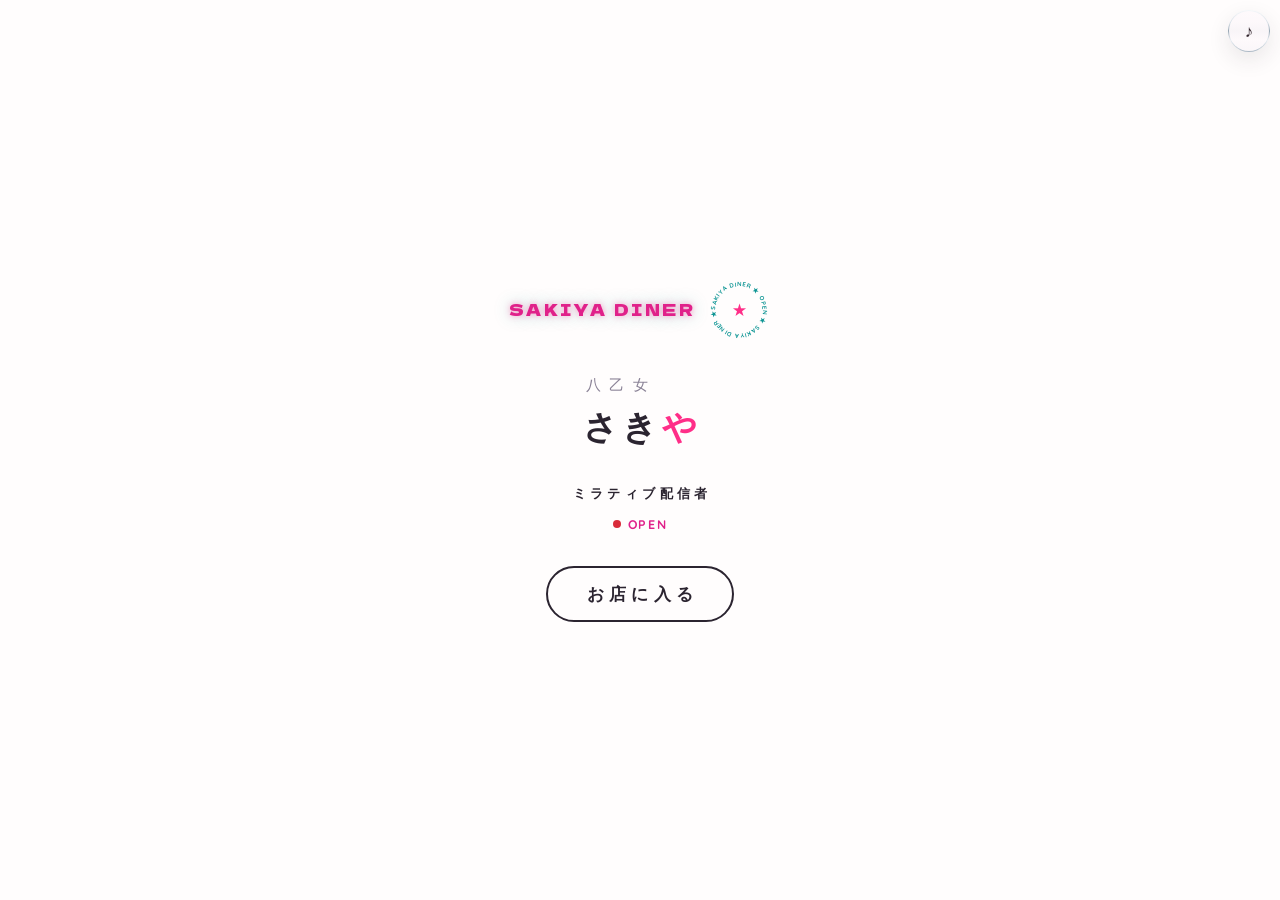
<file: index.html>
<!DOCTYPE html>
<html lang="ja">
<head>
<meta charset="UTF-8">
<link rel="preconnect" href="https://fonts.googleapis.com">
<link href="https://fonts.googleapis.com/css2?family=Dela+Gothic+One&family=Quicksand:wght@500;700&family=Barlow+Condensed:wght@500;600;700&family=Zen+Maru+Gothic:wght@500;700;900&display=swap" rel="stylesheet">
<meta name="viewport" content="width=device-width, initial-scale=1.0, viewport-fit=cover">
<title>八乙女さきや</title>
<meta name="description" content="八乙女さきやの公式サイト。ミラティブ配信者。YouTube動画・ゲーム・曲を全部自分で作る。">
<meta property="og:type" content="website">
<meta property="og:site_name" content="八乙女さきや">
<meta property="og:title" content="八乙女さきや｜公式サイト">
<meta property="og:description" content="八乙女さきやの公式サイト。ミラティブ配信者。YouTube動画・ゲーム・曲を全部自分で作る。">
<meta property="og:url" content="https://sakiyayoi.github.io/">
<meta property="og:image" content="https://sakiyayoi.github.io/assets/og-card.jpg">
<meta property="og:image:type" content="image/jpeg">
<meta property="og:image:width" content="1200">
<meta property="og:image:height" content="630">
<meta property="og:image:alt" content="八乙女さきや ミニキャラ">
<meta name="twitter:card" content="summary_large_image">
<meta name="twitter:title" content="八乙女さきや｜公式サイト">
<meta name="twitter:description" content="八乙女さきやの公式サイト。ミラティブ配信者。YouTube動画・ゲーム・曲を全部自分で作る。">
<meta name="twitter:image" content="https://sakiyayoi.github.io/assets/og-card.jpg">
<meta name="theme-color" content="#fffdfd">
<link rel="icon" href="data:image/svg+xml,%3Csvg xmlns='http://www.w3.org/2000/svg' viewBox='0 0 32 32'%3E%3Ccircle cx='16' cy='16' r='13' fill='%23ff2e88'/%3E%3C/svg%3E">
<style>
:root{
--pink:#ff2e88;
--purple:#8b3dff;
--ink:#2b2430;
--sub:#8a8296;
--paper:#fffdfd;
--line:#f0e6ef;
/* モーション仕様：出現=quint-out／長い出現=expo-out／画面内の移動=quart-in-out／退場=ease-exit（入口の約70%）。
   オーバーシュート（bounce/elastic）は使わない。時間: 押下140ms／UI 240ms／パネル450ms／入室550ms */
--ease-out:cubic-bezier(.22,1,.36,1);
--ease-expo:cubic-bezier(.16,1,.3,1);
--ease-inout:cubic-bezier(.76,0,.24,1);
--ease-exit:cubic-bezier(.55,.06,.68,.19);
--t-press:.14s;
--t-ui:.24s;
--t-panel:.45s;
--t-enter:.55s;
}
*{margin:0;padding:0;box-sizing:border-box;-webkit-tap-highlight-color:transparent}
html,body{height:100%}
body{
font-family:"Hiragino Maru Gothic ProN","Hiragino Sans","Noto Sans JP",sans-serif;
background:var(--paper);
color:var(--ink);
overflow:hidden;
}
button{font-family:inherit;border:none;background:none;cursor:pointer;color:inherit}
a{color:inherit}

/* ---------- 玄関 ---------- */
#gate{
position:fixed;inset:0;z-index:30;
display:flex;flex-direction:column;align-items:center;justify-content:center;gap:34px;
background:var(--paper);
transition:opacity var(--t-enter) var(--ease-expo), transform var(--t-enter) var(--ease-expo);
}
#gate.gone{opacity:0;transform:scale(1.06);pointer-events:none}
#gate .name{font-size:15px;letter-spacing:.55em;color:var(--sub);text-indent:.55em;font-weight:400}
#gate .name b{display:block;font-size:34px;letter-spacing:.14em;color:var(--ink);font-weight:800;margin-top:10px;text-indent:.14em}
#gate .name b .p{color:var(--pink)}
#gate .g-info{display:flex;flex-direction:column;align-items:center;gap:13px}
#gate .g-role{font-size:13px;font-weight:800;letter-spacing:.34em;text-indent:.34em;color:var(--ink)}
#gate .g-chips{display:flex;gap:7px;flex-wrap:wrap;justify-content:center}
#gate .g-chips span{font-size:11.5px;font-weight:700;letter-spacing:.08em;color:var(--sub);border:1.5px solid var(--line);border-radius:99px;padding:4px 11px}
#gate .g-live{display:inline-flex;align-items:center;gap:7px;font-size:12.5px;font-weight:800;letter-spacing:.1em;color:var(--pink)}
#gate .g-live .dot{width:8px;height:8px;border-radius:50%;background:var(--pink);flex:none}
#enterBtn{
min-width:168px;min-height:56px;padding:14px 34px;
border-radius:999px;border:2px solid var(--ink);
font-size:17px;font-weight:700;letter-spacing:.3em;text-indent:.3em;
transition:transform var(--t-press) var(--ease-out), background var(--t-ui) ease, color var(--t-ui) ease;
}
#enterBtn:active{transform:scale(.94);background:var(--pink);border-color:var(--pink);color:#fff}

/* ---------- 部屋 ---------- */
#room{
position:fixed;inset:0;
opacity:0;transform:scale(.965);
transition:opacity var(--t-enter) var(--ease-expo), transform var(--t-enter) var(--ease-expo);
pointer-events:none;
}
#room.on{opacity:1;transform:scale(1);pointer-events:auto}
#stage{
position:absolute;left:50%;top:50%;
transform:translate(-50%,-50%);
width:min(100vw, calc(100dvh * 0.7544));
aspect-ratio:1376 / 1824;
background:url('diner-img/room-bg3.webp') center / 100% 100% no-repeat;
}
/* ---------- ヒーロースライダー（壁のポスター） ---------- */
#hero{position:absolute;left:12%;top:11%;width:67%;z-index:2}
.hero-frame{
position:relative;background:#fff;padding:5px;border-radius:12px;
box-shadow:0 6px 18px rgba(43,36,48,.10);overflow:hidden;
}
.hero-view{overflow:hidden;border-radius:10px;touch-action:pan-y}
.hero-track{display:flex;transition:transform .6s var(--ease-inout)}
.hero-slide{position:relative;flex:0 0 100%;aspect-ratio:8/5;display:block;background:#f3eefc;-webkit-user-drag:none}
.hero-slide img{width:100%;height:100%;object-fit:cover;display:block;pointer-events:none}
.hero-cap{
position:absolute;left:8px;bottom:8px;display:flex;align-items:center;gap:7px;
background:rgba(255,255,255,.93);border-radius:99px;padding:3px 12px 3px 3px;
box-shadow:0 2px 8px rgba(43,36,48,.18);
}
.hero-cap .tag{font-size:11px}
.hero-cap .hero-ttl{font-size:14.5px;font-weight:800;letter-spacing:.03em;white-space:nowrap}
.hero-arrow{
position:absolute;top:50%;transform:translateY(-50%);z-index:3;
width:44px;height:44px;display:flex;align-items:center;justify-content:center;
}
.hero-arrow::after{
content:'';position:absolute;width:34px;height:34px;border-radius:50%;
background:rgba(255,255,255,.88);box-shadow:0 2px 8px rgba(43,36,48,.22);
}
.hero-arrow span{position:relative;z-index:1;font-size:21px;font-weight:800;color:var(--ink);line-height:1;margin-top:-2px}
.hero-arrow.prev{left:0}
.hero-arrow.next{right:0}
.hero-arrow:active::after{background:var(--pink)}
.hero-arrow:active span{color:#fff}
.hero-dots{display:flex;justify-content:center;margin-top:0}
.hero-dots button{width:32px;height:44px;display:flex;align-items:center;justify-content:center}
.hero-dots button::after{
content:'';width:7px;height:7px;border-radius:99px;background:#e0d0ea;
transition:width var(--t-ui) var(--ease-out), background var(--t-ui) ease;
}
.hero-dots button.on::after{width:17px;background:var(--pink)}

.obj{
position:absolute;display:flex;flex-direction:column;align-items:center;gap:2px;
padding:0;border-radius:20px;
transition:transform var(--t-ui) var(--ease-out);
}
.obj:active{transform:scale(.94)}
.obj::after,#chara::after{content:'';position:absolute;inset:-10px}
.obj img{display:block;width:100%;pointer-events:none}
.desk-sec{font-size:11px;letter-spacing:.2em;color:var(--sub);font-weight:800;margin:2px 0 10px}
.desk-sec.next{margin-top:18px}
/* 輪郭線：常時は消えている。ツアー/ハイライトの間だけ柔らかく光り、背景タップのヒントで全体が短く光る */
.obj .ring{
position:absolute;inset:0;border-radius:20px;border:1.5px solid rgba(255,46,136,.55);
opacity:0;pointer-events:none;
}
.obj.highlight .ring{animation:softPulse 1.2s var(--ease-out) 3}
.obj.tour .ring{animation:softPulse 1.1s var(--ease-out) 1}
@keyframes softPulse{0%{opacity:0;transform:scale(.985)}35%{opacity:.5}100%{opacity:0;transform:scale(1.012)}}
#stage.hint .ring{animation:hintPulse .9s var(--ease-out) 1}
@keyframes hintPulse{0%{opacity:0}30%{opacity:.3}100%{opacity:0}}

#obj-tv{left:9.8%;bottom:19.9%;width:20.2%}
#obj-game{left:19.4%;bottom:14.9%;width:19.5%}
#obj-desk{left:38.8%;bottom:19.1%;width:31%}
#obj-speaker{left:59.7%;bottom:31.5%;width:7.9%;z-index:3}
/* ポスト（第11弾で移動）：左下の隅から、棚ドア（部屋の入口）の脇へ。
   キャラの歩行域（左58%まで＋幅14.5%）の外側で、ドアとは左端で接するだけにし、
   「扉の横の郵便受け」として形で読める位置にした */
#obj-post{left:73.5%;bottom:2.4%;width:8.6%;z-index:3}

#plant{
position:absolute;left:34.2%;bottom:22.3%;width:5.3%;
pointer-events:none;z-index:1;
}
#plant img{display:block;width:100%}

#chara{
position:absolute;left:48%;bottom:9%;
width:14.5%;padding:0;border-radius:22px;z-index:4;
pointer-events:none;
}
#chara .bob{display:block;width:100%;aspect-ratio:356/560;background-image:url('../assets/parts/chara-idle.webp');background-size:200% 100%;background-position:0 0;background-repeat:no-repeat;transform-origin:50% 100%}
#chara .notes{position:absolute;left:0;right:0;top:-13%;height:0;opacity:0;transition:opacity .45s var(--ease-out);pointer-events:none}
#chara.music .notes{opacity:1}
#chara .notes span{position:absolute;bottom:0;font-weight:800;line-height:1;animation:noteFloat 2.6s linear infinite}
#chara .notes span:nth-child(1){left:14%;font-size:17px;color:var(--pink)}
#chara .notes span:nth-child(2){left:52%;font-size:21px;color:var(--purple);animation-delay:.75s}
#chara .notes span:nth-child(3){left:80%;font-size:15px;color:var(--pink);animation-delay:1.5s}
#chara .hearts{position:absolute;left:0;right:0;top:-14%;height:0;opacity:0;transition:opacity .4s var(--ease-out);pointer-events:none}
#chara.ikebo .hearts{opacity:1}
#chara .hearts span{position:absolute;bottom:0;font-weight:800;line-height:1;color:var(--pink);animation:noteFloat 2.4s linear infinite}
#chara .hearts span:nth-child(1){left:10%;font-size:16px}
#chara .hearts span:nth-child(2){left:48%;font-size:21px;animation-delay:.7s}
#chara .hearts span:nth-child(3){left:82%;font-size:14px;animation-delay:1.3s}
@keyframes noteFloat{0%{transform:translate(0,0) rotate(-6deg) scale(.85);opacity:0}16%{opacity:1}55%{transform:translate(3px,-26px) rotate(4deg) scale(1)}100%{transform:translate(-2px,-50px) rotate(10deg) scale(1);opacity:0}}
#chara .ring{position:absolute;inset:0;border-radius:22px;border:1.5px solid rgba(139,61,255,.55);opacity:0;pointer-events:none}
#chara.highlight .ring{animation:softPulse 1.2s var(--ease-out) 3}
#chara.tour .ring{animation:softPulse 1.1s var(--ease-out) 1}

/* ゾーン解決で転送されたタップの押し感（当たり判定の再設計） */
.obj.zbp{transform:scale(.94)}

/* ---------- 吹き出し：たまに短く出て、余韻を持って消える ---------- */
.bubble{
position:absolute;left:50%;bottom:calc(100% + 9px);z-index:6;
transform:translateX(-50%) translateY(5px) scale(.92);
background:#fff;border:1.5px solid var(--line);border-radius:14px;
box-shadow:0 4px 14px rgba(43,36,48,.14);
padding:6px 11px;font-size:12.5px;font-weight:700;letter-spacing:.02em;color:var(--ink);
white-space:nowrap;opacity:0;pointer-events:none;
transition:opacity .2s var(--ease-exit), transform .2s var(--ease-exit);
}
.bubble.show{
opacity:1;transform:translateX(-50%) translateY(0) scale(1);
transition:opacity .26s var(--ease-out), transform .26s var(--ease-out);
}
.bubble::after{
content:'';position:absolute;left:50%;bottom:-5px;width:9px;height:9px;
transform:translateX(-50%) rotate(45deg);
background:#fff;border-right:1.5px solid var(--line);border-bottom:1.5px solid var(--line);
}
/* テレビは左端寄りなので、ツアー案内の吹き出しも折り返し可にして幅を抑える */
#obj-tv .bubble{font-size:12px;white-space:normal;width:max-content;max-width:132px;text-align:center;line-height:1.5}

/* ---------- 床タップの印：歩行先に小さな輪が出て消える ---------- */
#tapmark{
position:absolute;width:34px;height:34px;margin:-17px 0 0 -17px;z-index:5;
border:2px solid rgba(255,46,136,.6);border-radius:50%;
opacity:0;pointer-events:none;
}
#tapmark.go{animation:tapRing .55s var(--ease-out) 1}
@keyframes tapRing{0%{opacity:.85;transform:scale(.35)}100%{opacity:0;transform:scale(1.15)}}

/* ---------- 右のドア（作品置き場へ） ---------- */
#obj-door{left:81.4%;bottom:5.2%;width:15.1%;aspect-ratio:623/2783;z-index:2;perspective:520px}
#obj-door .door-glow{
position:absolute;inset:0;
clip-path:polygon(0 0,100% 35.3%,100% 100%,0 64.7%);
background:linear-gradient(160deg,#fff7da,#ffd9ec);
opacity:0;transition:opacity .5s var(--ease-out);pointer-events:none;
}
#obj-door .door-leafwrap{
position:absolute;inset:0;pointer-events:none;
transform-origin:0% 32%;
transition:transform .85s var(--ease-out);
}
#obj-door .door-leafwrap img{width:100%;display:block}
#obj-door.opening .door-glow{opacity:1}
#obj-door.opening .door-leafwrap{transform:rotateY(-72deg)}
#obj-door.tour .door-leafwrap{animation:doorPulse 1.1s var(--ease-out) 1}
#obj-door.highlight .door-leafwrap{animation:doorPulse 1.2s var(--ease-out) 3}
@keyframes doorPulse{0%,100%{filter:drop-shadow(0 0 0 rgba(255,46,136,0))}50%{filter:drop-shadow(0 0 8px rgba(255,46,136,.45))}}
.door-glint{
position:absolute;left:86%;top:65%;margin:-7px 0 0 -7px;
font-size:13px;line-height:1;color:#ffcf4d;opacity:0;pointer-events:none;
animation:glintPulse 9.5s linear infinite;
}
@keyframes glintPulse{0%,90%,100%{opacity:0;transform:scale(.6) rotate(0deg)}94%{opacity:.75;transform:scale(1) rotate(24deg)}97%{opacity:.3}}

/* ---------- 物のアニメーション（部屋が生きてる気配） ---------- */
/* テレビ：画面に小さな映像が映っている（色と形がゆっくり変わるミニシーン＋走査線＋光の滲み）。
   画面の位置は tv.webp 実測：左17.5%／上12.7%／幅66%／高さ48% の内側に合わせる。明滅はさせない */
#obj-tv .tv-screen{
position:absolute;left:18%;top:13.4%;width:65%;height:47.2%;
border-radius:11% / 13%;overflow:hidden;pointer-events:none;z-index:1;
background:#232733;
box-shadow:inset 0 0 14px rgba(0,0,0,.45), 0 0 12px rgba(150,165,255,.13);
}
#obj-tv .tv-scene{position:absolute;inset:0;opacity:0;transition:opacity .45s var(--ease-out);animation:tvGlow 7.5s ease-in-out infinite}
#obj-tv .tv-scene.on{opacity:1}
@keyframes tvGlow{0%,100%{filter:brightness(1)}50%{filter:brightness(1.07)}}
#obj-tv .tv-scene::before,#obj-tv .tv-scene::after{
content:'';position:absolute;border-radius:50%;filter:blur(2px);
}
#obj-tv .tv-scene::before{
width:58%;height:58%;left:-8%;top:4%;
background:radial-gradient(circle at 40% 40%, var(--b1), transparent 70%);
animation:tvDrift 12s ease-in-out infinite alternate;
}
#obj-tv .tv-scene::after{
width:50%;height:50%;right:-6%;bottom:0;
background:radial-gradient(circle at 60% 60%, var(--b2), transparent 70%);
animation:tvDrift 15s ease-in-out infinite alternate-reverse;
}
@keyframes tvDrift{from{transform:translate(0,0) scale(1)}to{transform:translate(9%,6%) scale(1.12)}}
#obj-tv .sc-a{--b1:rgba(255,110,180,.85);--b2:rgba(150,110,255,.8);background:linear-gradient(155deg,#43305e,#6d3a72)}
#obj-tv .sc-b{--b1:rgba(140,220,255,.85);--b2:rgba(255,230,150,.75);background:linear-gradient(#2e6395 58%,#2c5240 58%)}
#obj-tv .sc-c{--b1:rgba(255,190,120,.9);--b2:rgba(255,110,130,.75);background:linear-gradient(165deg,#8a4258,#cf743f)}
#obj-tv .tv-lines{
position:absolute;inset:0;pointer-events:none;opacity:.5;
background:repeating-linear-gradient(to bottom, rgba(255,255,255,.05) 0 1px, transparent 1px 3px);
}
#obj-tv .tv-shine{
position:absolute;inset:0;pointer-events:none;
background:linear-gradient(115deg, rgba(255,255,255,.15), transparent 42%);
}
/* ゲーム機：電源ランプの呼吸（点滅でなく、ゆっくり明るさが揺れる） */
#obj-game .lamp{
position:absolute;left:43%;top:40%;width:7px;height:7px;border-radius:50%;
background:#ff4d6d;box-shadow:0 0 7px 2px rgba(255,77,109,.55);
animation:lampBreathe 3.6s ease-in-out infinite;pointer-events:none;z-index:2;
}
@keyframes lampBreathe{0%,100%{opacity:.55}50%{opacity:1}}
/* スピーカー：本体は揺らさない。音符だけが、たまにゆっくり浮かんでは消える */
#obj-speaker .notes{position:absolute;left:0;right:0;top:-40%;height:0;opacity:0;animation:spkNotes 12s linear infinite;pointer-events:none;z-index:4}
@keyframes spkNotes{0%,76%{opacity:0}84%,93%{opacity:1}100%{opacity:0}}
#obj-speaker .notes span{position:absolute;bottom:0;font-weight:800;line-height:1;animation:noteFloat 2.6s linear infinite}
#obj-speaker .notes span:nth-child(1){left:16%;font-size:12px;color:var(--pink)}
#obj-speaker .notes span:nth-child(2){left:56%;font-size:15px;color:var(--purple);animation-delay:.8s}
/* 観葉植物：風のような揺れ（強弱のあるガスト型）。机は揺らさない（家具は静かに置く） */
#plant img{animation:leafSway 7.5s ease-in-out infinite;transform-origin:50% 100%}
@keyframes leafSway{0%,100%{transform:rotate(-1.2deg)}32%{transform:rotate(.8deg)}52%{transform:rotate(1.25deg)}74%{transform:rotate(-.5deg)}}
#plant.tapwiggle{animation:plantWiggle .45s var(--ease-out)}
@keyframes plantWiggle{0%,100%{transform:rotate(0deg)}30%{transform:rotate(-2.2deg)}65%{transform:rotate(1.8deg)}}
#plant .flower{
position:absolute;left:50%;top:9%;width:34%;max-width:30px;
transform:translate(-50%,0) scale(0) rotate(-14deg);transition:transform .55s var(--ease-expo);
pointer-events:none;
}
#plant.bloomed .flower{transform:translate(-50%,0) scale(1) rotate(0deg)}
#plantHit{
position:absolute;left:33.9%;bottom:21.7%;width:6.9%;height:11.2%;
z-index:2;border-radius:16px;background:none;
}
#plantHit::after{content:'';position:absolute;inset:-8px -14px}
/* ヒーロー：光の反射が流れる */
.hero-frame::after{
content:'';position:absolute;top:-10%;bottom:-10%;left:-32%;width:34%;z-index:2;
background:linear-gradient(100deg,transparent,rgba(255,255,255,.22),transparent);
transform:skewX(-18deg);animation:heroShine 12s linear infinite;pointer-events:none;
}
@keyframes heroShine{0%,74%{left:-32%}94%,100%{left:114%}}

/* ---------- 作品置き場 ---------- */
#storageView{
position:fixed;inset:0;z-index:26;background:var(--paper);
opacity:0;visibility:hidden;transition:opacity var(--t-enter) var(--ease-expo), visibility 0s linear var(--t-enter);
}
#storageView.on{opacity:1;visibility:visible;transition:opacity var(--t-enter) var(--ease-expo), visibility 0s}
#storageStage{
position:absolute;left:50%;top:50%;
transform:translate(-50%,-50%);
width:min(100vw, calc(100dvh * 0.7544));
aspect-ratio:1376 / 1824;
background:linear-gradient(to bottom,#fdfbf9 0,#fdfbf9 75.7%,#d8ccd4 75.7%,#d8ccd4 75.95%,#f6eae9 75.95%,#f6eae9 100%);
}
.storage-name{
position:absolute;top:3.2%;left:0;right:0;
text-align:center;font-size:13px;letter-spacing:.4em;text-indent:.4em;color:var(--sub);
}
.storage-name b{color:var(--ink)}
#storageTabs{
position:absolute;top:7.4%;left:0;right:0;z-index:2;
display:flex;justify-content:center;gap:7px;padding:0 4%;
}
#storageTabs button{
position:relative;
font:inherit;font-size:12px;font-weight:800;letter-spacing:.08em;
padding:9px 14px;border-radius:999px;cursor:pointer;
background:#fff;color:var(--ink);border:2px solid rgba(43,36,48,.22);
transition:background var(--t-ui) ease,color var(--t-ui) ease,border-color var(--t-ui) ease,transform var(--t-press) var(--ease-out);
}
/* タブの当たりを44px相当まで広げる（見た目はそのまま） */
#storageTabs button::after{content:'';position:absolute;inset:-5px -3px}
#storageTabs button:active{transform:scale(.94)}
#storageTabs button.on{background:var(--pink);border-color:var(--pink);color:#fff}
#shelves{
position:absolute;left:6%;right:6%;top:13.8%;bottom:26.5%;
overflow-y:auto;overscroll-behavior:contain;padding:10px 2px 4px;
}
.sec-head{
font-size:11px;letter-spacing:.24em;color:var(--sub);font-weight:800;
margin:2px 0 10px 2px;
}
.sec-head b{color:var(--pink)}
.storage-sec{margin-bottom:9%}
.storage-sec:last-child{margin-bottom:2%}
.shelf{margin-bottom:8.5%}
.storage-sec .shelf:last-child{margin-bottom:0}
.shelf:last-child{margin-bottom:2%}
.shelf-items{display:flex;justify-content:center;align-items:flex-end;gap:5%}
.shelf-board{
height:9px;border-radius:5px;margin-top:7px;
background:linear-gradient(#e6c69c,#cfa06e);
box-shadow:0 3px 7px rgba(43,36,48,.16);
}
.work{width:29%;display:block;text-decoration:none;position:relative;transition:transform var(--t-press) var(--ease-out)}
.wlink{display:block;text-decoration:none;color:inherit;transition:transform var(--t-press) var(--ease-out)}
.wlink:active{transform:scale(.96)}
/* 応援カウンター：作品ごとに1つ。外部APIが落ちたら .off で静かに消える */
.cheer{
position:relative;min-height:40px;
display:flex;align-items:center;justify-content:center;gap:5px;
margin:8px auto 0;padding:5px 13px;border-radius:999px;cursor:pointer;
border:1.5px solid rgba(255,46,136,.45);background:#fff;color:var(--pink);
font:inherit;font-size:11.5px;font-weight:800;letter-spacing:.04em;
transition:transform var(--t-press) var(--ease-out), background .2s ease, color .2s ease;
}
.cheer:active{transform:scale(.93)}
/* 応援ボタンの当たりを44px相当まで広げる（見た目はそのまま） */
.cheer::after{content:'';position:absolute;inset:-4px -8px}
.cheer .c-heart{font-size:12px;line-height:1}
.cheer .cheer-n{font-variant-numeric:tabular-nums}
.cheer.done{background:var(--pink);border-color:var(--pink);color:#fff;cursor:default}
.cheer.off{display:none}
.cheer.pop{animation:cheerPop .45s var(--ease-out) 1}
@keyframes cheerPop{0%{transform:scale(1)}40%{transform:scale(1.16)}100%{transform:scale(1)}}
/* 棚の作品の輪郭線も部屋と同じ扱い：常時は消え、置き場を開いた直後だけ薄く見え、背景タップで短く光る */
.work::after{
content:'';position:absolute;inset:-5px;border-radius:16px;
border:1.5px solid rgba(255,46,136,.5);opacity:0;pointer-events:none;
transition:opacity .7s var(--ease-out);
}
#storageView.touring .work::after{opacity:.16}
#storageView.hint .work::after{animation:hintPulse .9s var(--ease-out) 1}
/* --- 作品を「物」の形に --- */
.obj3d{
position:relative;display:block;z-index:0;
box-shadow:0 10px 13px -8px rgba(43,36,48,.5);
}
.obj3d .cover{display:block;position:relative;z-index:1;overflow:hidden}
.obj3d .cover img{width:100%;aspect-ratio:4/3;object-fit:cover;display:block}
.obj3d .wface{
aspect-ratio:4/3;position:relative;
display:flex;align-items:flex-end;padding:9px;overflow:hidden;color:#fff;
}
.obj3d .wface svg{position:absolute;right:8px;top:8px;opacity:.9}
.obj3d .wface .fttl{font-size:13px;font-weight:800;text-shadow:0 1px 8px rgba(0,0,0,.18);z-index:1}
/* ゲーム：パッケージケース（左に背、濃色の筐体） */
.o-game{
background:linear-gradient(160deg,#3d3d4e,#23232f);
padding:6px 6px 6px 15px;border-radius:5px 9px 9px 5px;
}
.o-game::before{
content:"";position:absolute;left:6px;top:5px;bottom:5px;width:3px;border-radius:2px;
background:linear-gradient(rgba(255,255,255,.5),rgba(255,255,255,.12));
}
.o-game::after{
content:"";position:absolute;right:2px;top:4px;bottom:4px;width:2px;border-radius:2px;
background:rgba(255,255,255,.16);
}
.o-game .cover{border-radius:3px 6px 6px 3px}
/* 曲：CDケース（盤が上から覗く、透明プラケース） */
.o-cd{background:transparent;box-shadow:none}
.o-cd .disc{
position:absolute;z-index:0;top:-11%;right:-4%;width:54%;aspect-ratio:1;border-radius:50%;
background:radial-gradient(circle,#fdfdff 0 16%,#cfcfe0 17% 30%,#f6f6fa 31% 52%,#c2c2d2 53% 74%,#ececf2 75% 100%);
box-shadow:0 2px 6px rgba(43,36,48,.25),inset 0 0 0 2px rgba(255,255,255,.5);
}
.o-cd .cover{
background:rgba(255,255,255,.92);border:1.5px solid rgba(43,36,48,.2);
padding:4px;border-radius:7px;
box-shadow:0 10px 13px -8px rgba(43,36,48,.5),inset 0 1px 0 rgba(255,255,255,.9);
}
.o-cd .cover img{border-radius:4px}
.o-cd .cover::after{
content:"";position:absolute;inset:0;border-radius:7px;pointer-events:none;
background:linear-gradient(115deg,transparent 55%,rgba(255,255,255,.35) 72%,transparent 88%);
}
/* サイト：本・アルバム（背表紙＋小口の紙） */
.o-book{
background:linear-gradient(90deg,#7c4f30,#9c663d 22%,#8a5836);
padding:6px 8px 6px 16px;border-radius:4px 8px 8px 4px;
}
.o-book::before{
content:"";position:absolute;left:5px;top:5px;bottom:5px;width:2px;border-radius:2px;
background:linear-gradient(rgba(255,215,150,.85),rgba(255,215,150,.35));
}
.o-book::after{
content:"";position:absolute;right:2px;top:5px;bottom:5px;width:4px;border-radius:1px;
background:repeating-linear-gradient(to right,#fdfaf2 0 1px,#ddd3bd 1px 2px);
}
.o-book .cover{border-radius:2px 5px 5px 2px}
.work .wttl{display:block;text-align:center;font-size:12px;font-weight:800;letter-spacing:.02em;margin-top:8px;line-height:1.35}
.work .wtag{display:flex;justify-content:center;margin-top:5px}
#storageDoor{
position:absolute;left:5%;bottom:24.4%;width:12.5%;z-index:2;
padding:0;border-radius:14px;transition:transform var(--t-press) var(--ease-out);
}
#storageDoor:active{transform:scale(.94)}
#storageDoor img{width:100%;display:block;pointer-events:none}
#storageDoor::after{content:'';position:absolute;inset:-8px}
#storageDoor .cap{
position:absolute;left:50%;top:calc(100% + 7px);transform:translateX(-50%);
font-size:11px;letter-spacing:.16em;color:var(--sub);font-weight:800;white-space:nowrap;
}
/* ---------- パネル ---------- */
#scrim{
position:fixed;inset:0;z-index:40;background:rgba(43,36,48,.16);
opacity:0;pointer-events:none;transition:opacity var(--t-ui) var(--ease-out);
}
#scrim.on{opacity:1;pointer-events:auto}
.panel{
position:fixed;left:0;right:0;bottom:0;z-index:50;
max-height:82dvh;overflow-y:auto;overscroll-behavior:contain;
background:#fff;border-radius:26px 26px 0 0;
box-shadow:0 -12px 44px rgba(139,61,255,.13);
padding:14px 20px calc(22px + env(safe-area-inset-bottom));
transform:translateY(105%);opacity:.4;
transition:transform var(--t-panel) var(--ease-inout), opacity var(--t-ui) var(--ease-out), visibility 0s linear var(--t-panel);
visibility:hidden;
}
.panel.on{transform:translateY(0);opacity:1;visibility:visible;transition:transform var(--t-panel) var(--ease-inout), opacity var(--t-ui) var(--ease-out), visibility 0s}
.panel .grab{width:42px;height:5px;border-radius:99px;background:var(--line);margin:0 auto 14px}
.panel h2{font-size:13px;letter-spacing:.3em;color:var(--sub);margin-bottom:14px;font-weight:700}
.panel h2 b{color:var(--ink);font-size:16px;letter-spacing:.08em}
.closeBtn{
position:absolute;top:12px;right:12px;width:44px;height:44px;border-radius:50%;
font-size:19px;color:var(--sub);display:flex;align-items:center;justify-content:center;
}
.closeBtn:active{background:var(--line)}

/* 実物カード */
.card{
display:block;text-decoration:none;border:1.5px solid var(--line);border-radius:18px;
overflow:hidden;margin-bottom:12px;background:#fff;
transition:transform var(--t-press) var(--ease-out);
}
.card:active{transform:scale(.975)}
.card .face{
height:104px;position:relative;display:flex;align-items:flex-end;padding:12px;
color:#fff;overflow:hidden;
}
.card .face svg{position:absolute;right:10px;top:10px;opacity:.9}
.card.imgcard .face{height:158px;padding:0;align-items:stretch}
.card.imgcard .face img.cardimg{position:absolute;inset:0;width:100%;height:100%;object-fit:cover}
.card.imgcard .face .ttl{position:absolute;left:0;right:0;bottom:0;padding:26px 12px 10px;background:linear-gradient(transparent,rgba(30,16,44,.72));font-size:18px}
.card .face .ttl{font-size:19px;font-weight:800;letter-spacing:.04em;text-shadow:0 1px 8px rgba(0,0,0,.18);z-index:1}
.card .meta{display:flex;align-items:center;gap:8px;padding:10px 12px}
.tag{
font-size:11px;font-weight:800;letter-spacing:.12em;color:#fff;
background:var(--purple);border-radius:99px;padding:3px 9px;white-space:nowrap;
}
.tag.pink{background:var(--pink)}
.tag.dark{background:var(--ink)}
.card .meta .go{margin-left:auto;font-size:12px;color:var(--sub);font-weight:700;white-space:nowrap}
.face.f-live{background:linear-gradient(120deg,var(--pink),var(--purple))}
.face.f-yt{background:linear-gradient(120deg,#ff5c39,#ff2e88)}
.face.f-song{background:linear-gradient(120deg,var(--purple),#5b8cff)}
.face.f-ai{background:linear-gradient(120deg,#ff2e88,#8b3dff)}
.face.f-yu{background:linear-gradient(120deg,#39c2ff,#8b3dff)}
.face.f-kani{background:linear-gradient(120deg,#ff2e88,#ff9a3d)}
.face.f-ebi{background:linear-gradient(120deg,#8b3dff,#ff2e88)}
.face.f-usagori{background:linear-gradient(120deg,#ff783c,#ff2e88)}
.face.f-fairy{background:linear-gradient(120deg,#8b3dff,#39c2ff)}
.new-badge{position:absolute;top:10px;left:10px;z-index:2;background:#ffcf4d;color:#2b2430;font-size:11px;font-weight:800;letter-spacing:.14em;border-radius:99px;padding:4px 10px;box-shadow:0 2px 8px rgba(43,36,48,.25)}
.card{position:relative}
.work .new-badge{top:8px;left:8px}
.wdate{display:block;text-align:center;font-size:11px;color:var(--sub);font-weight:700;margin-top:4px;letter-spacing:.04em}
.storage-updated{position:absolute;top:5.6%;left:0;right:0;text-align:center;font-size:11px;letter-spacing:.14em;color:var(--sub);font-weight:700}
.hero-live-badge{position:absolute;top:10px;left:10px;z-index:2;background:var(--pink);color:#fff;font-size:11px;font-weight:800;letter-spacing:.1em;border-radius:99px;padding:5px 11px;box-shadow:0 2px 8px rgba(43,36,48,.25)}
.mirrativ-updated{font-size:11px;color:var(--sub);font-weight:700}
.hero-new{position:absolute;top:10px;left:10px;z-index:2;background:#ffcf4d;color:#2b2430;font-size:11px;font-weight:800;letter-spacing:.14em;border-radius:99px;padding:4px 10px;box-shadow:0 2px 8px rgba(43,36,48,.25)}
.meta .date{font-size:11px;color:var(--sub);font-weight:700;white-space:nowrap}
#dock{position:fixed;left:50%;transform:translateX(-50%);bottom:max(10px, env(safe-area-inset-bottom));z-index:24;display:flex;gap:8px;background:rgba(255,255,255,.94);border:1.5px solid var(--line);border-radius:999px;padding:6px;box-shadow:0 8px 24px rgba(43,36,48,.18)}
#dock a,#dock button{display:flex;align-items:center;gap:7px;font-size:13px;font-weight:800;letter-spacing:.03em;border-radius:999px;padding:10px 14px;text-decoration:none;transition:transform var(--t-press) var(--ease-out);white-space:nowrap}
#dock a:active,#dock button:active{transform:scale(.95)}
#liveBtn{background:var(--pink);color:#fff}
#liveBtn .live-dot{width:8px;height:8px;border-radius:50%;background:#fff;flex:none;animation:lampBreathe 1.8s ease-in-out infinite}
#bonusBtn{background:#fff;color:var(--ink);border:1.5px solid var(--line)}
#bonusBtn .bonus-dot{width:8px;height:8px;border-radius:50%;background:var(--pink);flex:none}
#bonusBtn.claimed{color:var(--sub);border-color:var(--line)}
#bonusBtn.claimed .bonus-dot{background:#d8ccd4}
.bonus-stats{display:flex;gap:8px;margin:12px 0}
.bonus-stat{flex:1;background:#fff0f7;border:1.5px solid #ffd0e4;border-radius:14px;padding:10px 8px;text-align:center}
.bonus-stat .n{font-size:22px;font-weight:800;color:#d81b74;line-height:1.1}
.bonus-stat .l{font-size:11px;font-weight:800;letter-spacing:.08em;color:var(--sub);margin-top:3px}
.bonus-stamps{display:flex;gap:6px;margin:10px 0 14px}
.bonus-stamp{flex:1;aspect-ratio:1;border-radius:12px;border:1.5px dashed var(--line);display:flex;flex-direction:column;align-items:center;justify-content:center;font-size:11px;font-weight:800;color:var(--sub);background:#fff}
.bonus-stamp.got{border-style:solid;border-color:#ffd0e4;background:linear-gradient(160deg,#ffe9f4,#ffd9ec);color:#d81b74;position:relative}
.bonus-stamp .getlbl{position:absolute;top:-7px;right:-4px;background:var(--pink);color:#fff;font-size:8.5px;font-weight:800;border-radius:99px;padding:2px 6px;transform:rotate(10deg);box-shadow:0 2px 6px rgba(255,46,136,.4)}
.bonus-stamp.today{border-color:var(--pink)}
.bonus-stamp .s-emoji{font-size:18px;line-height:1.2}
.bonus-claim{display:block;width:100%;text-align:center;background:var(--pink);color:#fff;font-weight:800;font-size:16px;letter-spacing:.06em;border-radius:999px;padding:14px 16px;cursor:pointer;transition:transform var(--t-press) var(--ease-out)}
.bonus-claim:disabled{background:#e9dfe8;color:#a08b9d;box-shadow:none}
.bonus-claim:active{transform:scale(.97)}
.bonus-claim[disabled]{background:#e8e0ea;color:var(--sub);cursor:default;transform:none}
.bonus-reward{margin-top:14px;border:1.5px solid #ffd0e4;background:#fff6fa;border-radius:14px;padding:12px 14px;font-size:14.5px;line-height:1.7;display:none}
.bonus-reward.show{display:block;animation:bonusPop .45s var(--ease-out) 1}
@keyframes bonusPop{0%{transform:scale(.92);opacity:0}60%{transform:scale(1.04)}100%{transform:scale(1);opacity:1}}
.bonus-next{font-size:12px;color:var(--sub);line-height:1.7;margin-top:8px;text-align:center}

/* テレビパネル先頭の「まず見て」：実物サムネイルのカード */
.pick-label{font-size:11px;letter-spacing:.2em;color:var(--pink);font-weight:800;margin:2px 0 10px}
.card-first .face{height:150px;padding:0}
.card-first .face img{position:absolute;inset:0;width:100%;height:100%;object-fit:cover}
.card-first .play{
position:absolute;left:50%;top:50%;transform:translate(-50%,-50%);z-index:1;
width:52px;height:52px;border-radius:50%;background:rgba(255,46,136,.92);
box-shadow:0 4px 16px rgba(0,0,0,.25);
}
.card-first .play::after{
content:'';position:absolute;left:50%;top:50%;transform:translate(-36%,-50%);
border-left:16px solid #fff;border-top:10px solid transparent;border-bottom:10px solid transparent;
}
.card-first .meta .clip-ttl{font-weight:700;line-height:1.45}

/* テレビパネル末尾：配信で会うための大きめの出口 */
.meet-cta{margin-top:16px;background:linear-gradient(120deg,var(--pink),var(--purple));border-radius:18px;padding:18px 16px;text-align:center;color:#fff}
.meet-txt{font-size:16px;font-weight:800;letter-spacing:.06em;margin-bottom:12px}
.meet-btn{
display:flex;align-items:center;justify-content:center;min-height:52px;
background:#fff;color:var(--pink);border-radius:99px;text-decoration:none;
font-size:15px;font-weight:800;letter-spacing:.08em;
transition:transform var(--t-press) var(--ease-out);
}
.meet-btn:active{transform:scale(.97)}

.mini-link{
display:flex;align-items:center;gap:10px;text-decoration:none;
min-height:52px;padding:10px 4px;border-bottom:1px solid var(--line);
font-size:15px;font-weight:700;
}
.mini-link .go{margin-left:auto;color:var(--sub);font-size:12px}
.mini-link:active{color:var(--pink)}

.facts{list-style:none}
.facts li{
display:flex;gap:10px;align-items:baseline;padding:9px 2px;
border-bottom:1px solid var(--line);font-size:15px;
}
.facts li:last-child{border-bottom:none}
.facts .k{font-size:11px;letter-spacing:.14em;color:var(--sub);font-weight:800;white-space:nowrap;min-width:74px}
.note{font-size:12px;color:var(--sub);line-height:1.7;margin-top:6px}

/* 応援メッセージ（ポストのパネル） */
.msg-list{display:flex;flex-direction:column;gap:10px;margin:12px 0 14px}
.msg-card{border:1.5px solid var(--line);border-radius:14px;padding:10px 12px}
.msg-head{display:flex;align-items:center;gap:8px;margin-bottom:3px}
.msg-name{font-weight:800;font-size:13px}
.msg-to{font-size:10.5px;font-weight:800;letter-spacing:.08em;color:#fff;background:var(--purple);border-radius:99px;padding:2px 8px;white-space:nowrap}
.msg-text{font-size:14px;line-height:1.65;white-space:pre-wrap;word-break:break-word}
.msg-date{font-size:11px;color:var(--sub);margin-top:4px}
.msg-empty{font-size:13.5px;color:var(--sub);line-height:1.7;border:1.5px dashed var(--line);border-radius:14px;padding:12px 14px}
.msg-send{
display:block;text-align:center;text-decoration:none;
background:var(--pink);color:#fff;font-weight:800;font-size:15px;letter-spacing:.06em;
border-radius:999px;padding:13px 16px;
transition:transform var(--t-press) var(--ease-out);
}
.msg-send:active{transform:scale(.97)}
.msg-form{display:flex;flex-direction:column;gap:9px}
.msg-form input,.msg-form textarea{
font-family:inherit;font-size:14.5px;color:var(--ink);
border:1.5px solid var(--line);border-radius:12px;padding:10px 12px;background:#fff;
width:100%;box-sizing:border-box;
}
.msg-form textarea{resize:vertical;min-height:84px;line-height:1.6}
.msg-form input:focus,.msg-form textarea:focus{outline:none;border-color:var(--pink)}
.msg-form .msg-send{border:none;font-family:inherit;cursor:pointer;width:100%}
.msg-form .msg-send[disabled]{opacity:.55;cursor:default;transform:none}
.msg-status{font-size:12.5px;color:var(--sub);line-height:1.6;margin:0}
.msg-status.ok{color:#d81b74;font-weight:700}

/* プロフィール */
.prof-head{display:flex;align-items:center;gap:14px;margin-bottom:14px}
.prof-head .thumb{
flex:none;width:78px;height:92px;border-radius:20px;
background:linear-gradient(150deg,#ffeef6,#f1eaff);
display:flex;align-items:flex-end;justify-content:center;overflow:hidden;
}
.prof-head .thumb img{width:88%;display:block}
.prof-name{font-size:21px;font-weight:800;letter-spacing:.06em}
.prof-name span{color:var(--pink)}
.chips{display:flex;flex-wrap:wrap;gap:7px;margin-top:9px}
.chip{
font-size:13px;font-weight:800;letter-spacing:.04em;line-height:1;
padding:9px 14px;border-radius:99px;white-space:nowrap;
background:#fff0f7;color:#d81b74;border:1.5px solid #ffd0e4;
}
.chip.purple{background:#f2ecff;color:#6d28d9;border-color:#dcc8ff}
.chip.dark{background:#f3f0f5;color:var(--ink);border-color:#e2dbe8}
.facts a{color:var(--pink);font-weight:700;text-decoration:none}
.facts a:active{text-decoration:underline}
.likes{margin-top:20px}
.likes .ttl{font-size:11px;letter-spacing:.2em;color:var(--sub);font-weight:800;margin-bottom:2px}

/* プロフィール（名刺＋紹介） */
.prof-yomi{font-size:12px;color:var(--sub);letter-spacing:.18em;font-weight:700;margin-top:3px}
.live-badge{display:inline-flex;align-items:center;gap:7px;margin-top:9px;background:var(--pink);color:#fff;font-size:12.5px;font-weight:800;letter-spacing:.05em;line-height:1;padding:8px 13px;border-radius:99px}
.live-badge .dot{width:8px;height:8px;border-radius:50%;background:#fff;flex:none}
.chip.badge{background:#fff6d8;color:#7c5c00;border-color:#ecc95c}
.prof-intro{font-size:16px;line-height:1.85;margin:6px 0 16px}
.prof-sec{font-size:11px;letter-spacing:.2em;color:var(--sub);font-weight:800;margin:16px 0 2px}
.achv{display:flex;flex-wrap:wrap;gap:7px;margin-top:9px}
.prof-links{display:flex;gap:10px;margin-top:22px}
.prof-links a{
flex:1;display:flex;align-items:center;justify-content:center;
min-height:50px;border-radius:14px;text-decoration:none;
font-size:14px;font-weight:800;letter-spacing:.03em;
transition:transform var(--t-press) var(--ease-out);
}
.prof-links a:active{transform:scale(.97)}
.prof-links .pl-live{background:var(--pink);color:#fff}
.prof-links .pl-yt{background:var(--ink);color:#fff}
.prof-works{
display:flex;align-items:center;gap:10px;width:100%;margin-top:10px;
min-height:52px;padding:10px 14px;border-radius:14px;border:1.5px solid var(--line);
background:#fff;font-size:14.5px;font-weight:800;color:var(--ink);text-align:left;cursor:pointer;
transition:transform var(--t-press) var(--ease-out);
}
.prof-works:active{transform:scale(.98)}
.prof-works .go{margin-left:auto;color:var(--sub);font-size:12px}

@media (prefers-reduced-motion: reduce){
*,*::before,*::after{transition:none!important;animation:none!important}
#gate.gone{display:none}
.panel{transform:none;opacity:0}
.panel.on{opacity:1}
}

/* --- 取り入れた型：英語小ラベル＋日本語見出し／お知らせ／予定／運勢／オープニング --- */
.p-en{font-size:10px;letter-spacing:.32em;color:var(--pink);font-weight:800;margin-bottom:2px}
.news-list{list-style:none;margin:2px 0 14px}
.news-list li{display:flex;gap:12px;padding:9px 2px;border-bottom:1px solid var(--line);font-size:13.5px;line-height:1.6}
.news-list time{color:var(--pink);font-weight:800;font-size:12px;white-space:nowrap;padding-top:2px}
.sched{display:flex;align-items:baseline;gap:10px;flex-wrap:wrap;background:#fff;border:1.5px solid var(--line);border-radius:14px;padding:12px 14px;margin-bottom:12px}
.sched .sched-en{font-size:10px;letter-spacing:.28em;color:var(--pink);font-weight:800}
.sched b{font-size:19px;letter-spacing:.03em}
.sched span{font-size:12px;color:var(--sub);font-weight:700}
#opening{position:fixed;inset:0;z-index:80;background:var(--paper,#fff7fa);display:flex;flex-direction:column;align-items:center;justify-content:center;gap:10px;transition:opacity .6s ease, visibility .6s}
#opening.hide{opacity:0;visibility:hidden}
#opening img{width:148px;height:148px;object-fit:cover;object-position:top;border-radius:50%;box-shadow:0 10px 30px rgba(43,36,48,.18);animation:opIn .8s ease both}
#opening .op-en{font-size:11px;letter-spacing:.34em;color:var(--pink);font-weight:800;animation:opIn .8s .1s ease both}
#opening .op-name{font-size:30px;font-weight:800;letter-spacing:.1em;animation:opIn .8s .2s ease both}
#opening .op-tap{font-size:12px;color:var(--sub);letter-spacing:.14em;animation:opIn .8s .35s ease both}
@keyframes opIn{from{opacity:0;transform:translateY(10px)}to{opacity:1;transform:none}}
.fortune{margin-top:16px;border-top:1.5px dashed var(--line);padding-top:14px}
.fortune .f-res{font-size:15px;font-weight:800;text-align:center;min-height:24px;margin-top:10px}
.fortune .f-line{font-size:12.5px;color:var(--sub);text-align:center;margin-top:4px}
.fortune button{display:block;width:100%;background:#fff;color:var(--ink);border:1.5px solid var(--line);font-weight:800;font-size:14.5px;border-radius:999px;padding:12px;cursor:pointer}
.fortune button:disabled{color:var(--sub);background:#faf3f8}
.reqcard{margin-top:12px;background:#fff;border:1.5px solid var(--line);border-radius:14px;padding:12px 14px}
.reqcard .r-ttl{font-weight:800;font-size:14px}
.reqcard .r-note{font-size:12px;color:var(--sub);margin-top:2px}
.reqcard button{margin-top:9px;background:var(--pink);color:#fff;border:none;font-weight:800;font-size:13.5px;border-radius:999px;padding:9px 16px;cursor:pointer}
.reqcard .r-done{font-size:12px;color:#d81b74;font-weight:700;margin-left:8px}

/* ===== DINER SAKIYA design system (dn-) : panel-first build ===== */
.dn-root{
--dn-pink:#FF2E88; --dn-pink-deep:#D81B74; --dn-pink-soft:#FFD9E8; --dn-cream:#FFF6EC;
--dn-mint:#9FE3CF; --dn-chrome:#C9D2D9; --dn-ink:#33262E; --dn-sub:#8A7F92; --dn-paper:#FFFAFC;
--dn-line:#F3C6DA; --dn-ok:#1F9D66; --dn-err:#D64545;
--dn-s1:4px; --dn-s2:8px; --dn-s3:12px; --dn-s4:16px; --dn-s5:24px; --dn-s6:32px; --dn-s7:56px;
--dn-r:18px; --dn-shadow:0 8px 22px rgba(51,38,46,.10); --dn-t:.18s ease;
font-family:"Zen Maru Gothic","Hiragino Maru Gothic ProN",sans-serif; color:var(--dn-ink);
isolation:isolate; line-height:1.7; max-width:100%; overflow-x:clip;
}
.dn-root *, .dn-root *::before, .dn-root *::after{box-sizing:border-box; min-width:0}
.dn-root img{max-width:100%; display:block}
.dn-head{margin:var(--dn-s2) 0 var(--dn-s4)}
.dn-head .dn-en{font-family:"Quicksand",sans-serif; font-size:11px; letter-spacing:.32em; color:var(--dn-pink); font-weight:700}
.dn-head .dn-jp{font-size:clamp(20px,6vw,24px); font-weight:900; letter-spacing:.04em; margin-top:2px}
.dn-head .dn-rule{width:34px; height:3px; border-radius:2px; background:var(--dn-pink); margin-top:var(--dn-s2)}
.dn-card{background:var(--dn-cream); border:1px solid var(--dn-line); border-radius:var(--dn-r); box-shadow:var(--dn-shadow); overflow:hidden; margin-bottom:var(--dn-s4); text-decoration:none; color:var(--dn-ink); display:block}
.dn-card .dn-thumb{aspect-ratio:16/7; object-fit:cover; width:100%; max-height:300px}
.dn-card .dn-cbody{padding:var(--dn-s3) var(--dn-s4) var(--dn-s4)}
.dn-card .dn-cttl{font-weight:900; font-size:16px}
.dn-card .dn-csub{font-size:12px; color:var(--dn-sub); margin-top:2px}
.dn-btn{display:flex; align-items:center; justify-content:center; gap:8px; background:var(--dn-pink); color:#fff; font-weight:900; font-size:16px; border-radius:999px; padding:14px 20px; text-decoration:none; transition:transform var(--dn-t); margin:var(--dn-s3) 0 var(--dn-s4)}
.dn-btn:active{transform:scale(.97)}
.dn-badge{display:inline-block; font-size:10.5px; font-weight:900; letter-spacing:.08em; color:#fff; background:var(--dn-pink-deep); border-radius:999px; padding:2px 9px}
.dn-badge.mint{background:var(--dn-mint); color:var(--dn-ink)}
.dn-sched{overflow:hidden; background:#241D22; color:var(--dn-cream); border-radius:10px; border:3px solid var(--dn-chrome); outline:1px solid #9aa7b1; padding:var(--dn-s5) var(--dn-s4); text-align:center; margin-bottom:var(--dn-s4); box-shadow:var(--dn-shadow);
background-image:repeating-linear-gradient(#241D22 0 24px, rgba(255,246,236,.055) 24px 26px)}
.dn-sched .dn-en{font-family:"Quicksand",sans-serif; font-size:11px; letter-spacing:.3em; color:var(--dn-pink-soft); font-weight:700}
.dn-sched .dn-top{display:flex; align-items:center; justify-content:space-between; gap:var(--dn-s3)}
.dn-neon{font-family:"Quicksand",sans-serif; font-size:11px; font-weight:700; letter-spacing:.18em; color:#FFD9E8; border:1.5px solid var(--dn-pink); border-radius:999px; padding:3px 10px; text-shadow:0 0 6px var(--dn-pink), 0 0 14px rgba(255,46,136,.7); box-shadow:0 0 10px rgba(255,46,136,.45), inset 0 0 6px rgba(255,46,136,.35); white-space:nowrap}
.dn-sched .dn-big{font-size:clamp(22px,6vw,26px); font-weight:900; letter-spacing:.06em; line-height:1.25; margin-top:var(--dn-s2)}
.dn-sched .dn-time{font-family:"Barlow Condensed",sans-serif; font-size:clamp(52px,15vw,64px); font-weight:600; letter-spacing:.04em; line-height:1.05; color:#fff}
.dn-sched .dn-time-jst{font-family:"Zen Maru Gothic",sans-serif; font-size:.30em; font-weight:700; letter-spacing:.06em; white-space:nowrap; vertical-align:.35em}
.dn-sched .dn-note{overflow-wrap:anywhere; font-size:12px; color:var(--dn-pink-soft); margin-top:var(--dn-s1)}
.dn-week{list-style:none; display:flex; gap:4px; margin:var(--dn-s4) 0 0; padding:0}
.dn-week li{flex:1 1 0; min-width:0; overflow:hidden; text-align:center; font-size:10.5px; background:rgba(255,246,236,.07); border:1px solid rgba(255,246,236,.22); border-radius:6px; padding:5px 0; color:#F6DCE9; font-weight:700}
.dn-week li b{display:block; font-size:12.5px; color:#fff}
.dn-week li.today{background:var(--dn-mint); color:var(--dn-ink)}
.dn-week li.today b{color:var(--dn-ink)}
.dn-sec{font-size:12px; font-weight:900; letter-spacing:.14em; color:var(--dn-sub); margin:var(--dn-s5) 0 var(--dn-s2)}
.dn-row{display:flex; gap:var(--dn-s3); padding:10px 2px; border-bottom:1px solid var(--dn-line); font-size:13.5px; text-decoration:none; color:var(--dn-ink)}
.dn-row time{color:var(--dn-pink); font-weight:900; font-size:12px; white-space:nowrap; padding-top:2px}

.dn-row .dn-idx{font-family:"Barlow Condensed",sans-serif; font-weight:700; font-size:15px; color:var(--dn-pink); min-width:26px}
.dn-row .dn-num{margin-left:auto; font-family:"Barlow Condensed",sans-serif; font-weight:600; font-size:14px; color:var(--dn-sub); white-space:nowrap; padding-top:2px}
.dn-row .dn-tag{font-size:10.5px; font-weight:900; color:#fff; background:var(--dn-ink); border-radius:6px; padding:2px 7px; white-space:nowrap; margin-top:1px}
.dn-row .dn-tag.pink{background:var(--dn-pink-deep)}
.dn-card .dn-menu-line{display:flex; align-items:baseline; gap:var(--dn-s2)}
.dn-card .dn-menu-line .dn-num{margin-left:auto; font-family:"Barlow Condensed",sans-serif; font-weight:600; color:var(--dn-sub)}
.dn-input{width:100%; font:inherit; font-size:14.5px; color:var(--dn-ink); background:#fff; border:1.5px solid var(--dn-line); border-radius:12px; padding:11px 13px; margin-bottom:var(--dn-s2)}
.dn-input:focus{outline:2px solid var(--dn-pink); outline-offset:1px}
.dn-paper{background:var(--dn-cream); border:1.5px dashed var(--dn-pink); border-radius:var(--dn-r); padding:var(--dn-s4); margin-bottom:var(--dn-s4)}
.dn-root .bonus-stats{display:flex; gap:var(--dn-s2); margin-bottom:var(--dn-s3)}
.dn-root .bonus-stat{flex:1; background:#fff; border:1px solid var(--dn-line); border-radius:12px; padding:8px 4px; text-align:center}
.dn-root .bonus-stat .n{font-family:"Barlow Condensed",sans-serif; font-size:24px; font-weight:700}
.dn-root .bonus-stat .l{font-size:10.5px; color:var(--dn-sub); font-weight:700}
.dn-root .bonus-claim{width:100%; background:var(--dn-pink); color:#fff; font-weight:900; font-size:16px; border:none; border-radius:999px; padding:14px; cursor:pointer}
.dn-root .bonus-claim:disabled{background:var(--dn-chrome); color:#fff}
.dn-root .prof-head{display:flex; gap:var(--dn-s3); align-items:center; margin-bottom:var(--dn-s3)}
.dn-root .prof-head .thumb{width:64px; height:64px; border-radius:50%; overflow:hidden; border:2px solid var(--dn-pink-soft); flex:none}
.dn-root .prof-head .thumb img{width:100%; height:100%; object-fit:cover}
.dn-root .prof-name{font-size:20px; font-weight:900}
.dn-root .prof-name span{color:var(--dn-pink)}
.dn-root .prof-yomi{font-size:11.5px; color:var(--dn-sub)}
.dn-root .live-badge{display:inline-flex; align-items:center; gap:6px; font-size:11.5px; font-weight:900; color:var(--dn-pink-deep); background:var(--dn-pink-soft); padding:3px 10px; border-radius:999px; margin-top:4px}
.dn-root .live-badge .dot{width:8px; height:8px; border-radius:50%; background:var(--dn-pink)}
.dn-root .chips{display:flex; flex-wrap:wrap; gap:6px}
.dn-root .chip{font-size:12px; font-weight:700; background:#fff; border:1px solid var(--dn-line); border-radius:999px; padding:4px 11px}
.dn-root .chip.purple{background:var(--dn-pink-soft); border-color:var(--dn-pink-soft)}
.dn-root .chip.badge{background:var(--dn-cream); border-color:var(--dn-chrome)}
.dn-checker{height:10px; border-radius:5px; margin:var(--dn-s4) 0;
background:repeating-conic-gradient(var(--dn-pink-soft) 0% 25%, #fff 0% 50%) 0 0/20px 20px}
@media (prefers-reduced-motion: reduce){ .dn-root *{animation:none!important; transition:none!important} }

/* storage: chrome shelf (dn pass) */
#storageView .shelf-board{background:linear-gradient(#f7fafc 0 2px,#dfe6ec 2px 5px,#b9c4cd 5px 100%); height:9px; border-radius:4px; box-shadow:0 3px 6px rgba(43,36,48,.20)}
#storageView .shelf-items{background:linear-gradient(rgba(255,255,255,.5),rgba(255,255,255,.06)); border:1px solid rgba(169,183,193,.55); border-bottom:none; border-radius:14px 14px 0 0; padding:12px 6px 2px}

/* gate/opening dn sign (preview) */
#gate .g-sign{font-family:"Dela Gothic One",sans-serif; letter-spacing:.16em; color:#E0218A; font-size:16px; text-align:center; margin-bottom:2px}
#gate .g-open{font-family:"Quicksand",sans-serif; font-weight:700; letter-spacing:.14em; color:#E0218A}
#gate .g-time{font-family:"Barlow Condensed",sans-serif; font-weight:700; font-size:19px}
#gate .g-menu-label{font-size:11px; font-weight:900; color:#A78B9C; letter-spacing:.24em; text-align:center; margin-bottom:6px}
#opening .op-en{color:#FF7EB6; text-shadow:0 0 8px rgba(255,46,136,.85), 0 0 24px rgba(255,46,136,.5); letter-spacing:.34em}

/* ===== dn pass 2: opening / hero / room / objects / storage ===== */
#opening::before{content:''; position:absolute; inset:14px; border:2px solid rgba(255,46,136,.55); border-radius:26px; box-shadow:0 0 18px rgba(255,46,136,.35), inset 0 0 18px rgba(255,46,136,.18); pointer-events:none}
#opening::after{content:''; position:absolute; left:0; right:0; bottom:0; height:14px; background:repeating-conic-gradient(#33262E 0% 25%, #FFF6EC 0% 50%) 0 0/28px 28px; opacity:.85; pointer-events:none}
#opening .op-en{animation:dnFlicker 1.6s ease-in-out 1}
@keyframes dnFlicker{0%,100%{opacity:1} 8%{opacity:.35} 14%{opacity:1} 22%{opacity:.5} 30%{opacity:1} 55%{opacity:.65} 62%{opacity:1}}
.hero-frame{border:3px solid #C9D2D9; outline:1px solid #9aa7b1}
.hero-frame::before{content:'PICK UP'; position:absolute; top:10px; left:10px; z-index:3; font-family:"Quicksand",sans-serif; font-size:9.5px; font-weight:700; letter-spacing:.18em; color:#FFF6EC; background:#33262E; padding:3px 9px; border-radius:999px}

#storageView .storage-name{font-family:"Zen Maru Gothic",sans-serif; font-weight:900; color:#33262E}
#storageView .storage-name::before{content:'SHOWCASE ｜ '; font-family:"Quicksand",sans-serif; font-size:10.5px; font-weight:700; letter-spacing:.3em; color:#FF2E88}
#storageView .sec-head{color:#33262E; font-size:12.5px; letter-spacing:.1em; border-bottom:2px solid #FFD9E8; padding-bottom:5px}
#storageView .work img{border-radius:10px; border:1px solid #F1DCE6; box-shadow:0 3px 8px rgba(43,36,48,.12)}

#storageView .wdate{white-space:nowrap; font-size:11px; font-family:"Barlow Condensed",sans-serif; letter-spacing:.04em}

/* ===== showcase rebuild: flat plates, big featured, exit door bar ===== */
#storageView .shelf-items{background:transparent; border:none; padding:14px 4px 2px}
#storageView .work{background:#fff; border:1px solid #F3DCE8; border-radius:16px; padding:9px 9px 11px; box-shadow:0 3px 9px rgba(43,36,48,.08); width:45%}
#storageView .obj3d{box-shadow:none; background:none}
#storageView .obj3d::before, #storageView .obj3d::after{display:none !important}
#storageView .obj3d .cover{background:transparent; border-radius:12px}
#storageView .obj3d .cover img{border-radius:12px; border:2px solid #C9D2D9; outline:1px solid rgba(154,167,177,.6); box-shadow:0 4px 10px rgba(43,36,48,.13)}
#storageView .disc{display:none}
#storageView .work .cheer{margin-top:9px}
#storageView .work.big{width:94%; position:relative}
#storageView .work.big .cover img{aspect-ratio:16/10}
#storageView .feat-shelf .stand{display:block; width:62%; margin:-2px auto 0}
#storageView .feat-shelf .shelf-items{justify-content:center}
#storageDoor{left:50%; bottom:12px; transform:translateX(-50%); width:auto; display:flex; align-items:center; gap:9px; background:#33262E; border:2px solid #C9D2D9; border-radius:999px; padding:7px 18px 7px 12px; box-shadow:0 6px 16px rgba(43,36,48,.3); z-index:5}
#storageDoor:active{transform:translateX(-50%) scale(.95)}
#storageDoor img{width:20px}
#storageDoor .cap{position:static; transform:none; color:#FFF6EC; font-size:12px}
#storageDoor.leaving img{animation:doorSwing .32s ease-in-out 2; transform-origin:left center}
@keyframes doorSwing{0%,100%{transform:rotateY(0)}50%{transform:rotateY(-58deg)}}

/* ===== door richness + motion, shelf equal heights ===== */
#obj-door .door-leafwrap{transition:transform .8s cubic-bezier(.22,.9,.28,1.08)}
#obj-door .door-glow{background:linear-gradient(160deg,#fffbe9,#ffe3f0 55%,#ffd0e4); filter:brightness(1.06)}
.door-floorlight{position:absolute; left:-38%; bottom:-4.5%; width:175%; height:11%; background:linear-gradient(100deg,rgba(255,240,200,0),rgba(255,240,200,.85) 30%,rgba(255,214,232,.55) 75%,rgba(255,214,232,0)); clip-path:polygon(6% 18%,100% 0,94% 100%,0 82%); opacity:0; transition:opacity .5s ease .12s; pointer-events:none}
#obj-door.opening .door-floorlight{opacity:.9}
.door-sign{position:absolute; left:50%; top:21%; transform:translateX(-50%) rotate(-4deg); background:#33262E; color:#FFF6EC; font-family:Quicksand,sans-serif; font-weight:700; font-size:clamp(7px,2vw,10px); letter-spacing:.22em; padding:.28em .7em .28em .95em; border:1.5px solid #C9D2D9; border-radius:999px; box-shadow:0 2px 5px rgba(43,36,48,.35); pointer-events:none}
#obj-door.opening .door-sign{animation:signSway .8s ease-in-out}
@keyframes signSway{0%,100%{transform:translateX(-50%) rotate(-4deg)}30%{transform:translateX(-50%) rotate(7deg)}65%{transform:translateX(-50%) rotate(-10deg)}}
#stage{transition:transform .32s ease-in, opacity .32s ease-in; transform-origin:84% 62%}
#stage.through{transform:scale(1.05); opacity:.2}
#storageView .shelf-items{align-items:stretch; justify-content:center; gap:14px}
#storageView .work{display:flex; flex-direction:column}
#storageView .work .wlink{flex:1; display:flex; flex-direction:column}
#storageView .work .wttl{height:35px; overflow:hidden}
#storageView .work .wdate{min-height:17px}
#storageView .work .cheer{margin-top:auto}

/* ===== 引き算パス：飾りを引いて、店の色と素材だけでダイナーにする ===== */
.obj::before, #chara::before{display:none !important}
#obj-door::before{display:none !important}
#opening::after{display:none !important}
#opening::before{border-width:1.5px; box-shadow:0 0 10px rgba(255,46,136,.22), inset 0 0 10px rgba(255,46,136,.10)}
#opening .op-en{animation:opIn .8s .1s ease both; text-shadow:0 0 6px rgba(255,46,136,.45)}
.hero-frame::before{display:none}
.door-glint{display:none}

/* ===== 会議レビュー統合：静かにする ===== */
#hero .hero-arrow, #hero .hero-dots{display:none !important}
#hero .hero-track{transform:none !important}
#hero .hero-slide:not(:first-child){display:none}
#opening::before{box-shadow:none; border-color:rgba(255,46,136,.35)}
.dn-root .dn-neon{text-shadow:0 0 4px rgba(255,46,136,.4); box-shadow:0 0 5px rgba(255,46,136,.3)}
.dn-root .dn-idx{font-size:11px; color:var(--dn-sub)}
.dn-root .dn-num{font-size:11.5px; color:var(--dn-sub); font-weight:600}
.dn-root .dn-tag{background:#F7EEF3; color:var(--dn-sub)}
.dn-root .dn-tag.pink{background:#FBE3EE; color:var(--dn-pink-deep)}
#panel-profile .chip{background:#FBF2F7; border:1px solid #F1DCE6; color:var(--dn-ink)}
#panel-profile .chip.badge{background:#FFF8EC; border-color:#EDDCAE}
#profWorks{display:none}
#panel-bonus .bonus-stat{border:1px solid var(--dn-line); box-shadow:none}
#panel-bonus .fortune{border-top:1px solid var(--dn-line)}
#storageView .obj3d .cover img{border-width:1.5px; border-color:#D9DFE4; outline:none; box-shadow:0 2px 6px rgba(43,36,48,.10)}

/* ===== 棚＋視点移動（試作） ===== */
#obj-door .door-leafwrap{transform:none !important}
#obj-door .door-glow, #obj-door .door-floorlight{display:none}
#stage.to-shelf{transform:translate(-50%,-50%) scale(1.8); opacity:.12}

/* ===== Lucian試作 (lu-) : 既存部品の「反応と動きの質」だけを上げる層。
   色・書体はダイナーのトークンのみ使用（Lucian側の見た目は持ち込まない）。
   --pink:#FF2E88(主操作だけ) / --pink-soft:#FFD9E8 / --cream:#FFF6EC / --mint:#9FE3CF
   --chrome:#C9D2D9 / --ink:#33262E / --paper:#FFFAFC / 角丸18px / ボタンはピル / 影は柔らかい1種のみ */
:root{
--lu-pink:#FF2E88; --lu-pink-soft:#FFD9E8; --lu-cream:#FFF6EC; --lu-mint:#9FE3CF;
--lu-chrome:#C9D2D9; --lu-ink:#33262E; --lu-paper:#FFFAFC;
--lu-shadow:0 8px 22px rgba(51,38,46,.10); --lu-r:18px;
--lu-ease:cubic-bezier(.22,1,.36,1); --lu-slide:cubic-bezier(.76,0,.24,1);
}
/* 1) 送信ボタン: 送信中(リング回転) -> 完了(チェック+ミント) -> 既定へ戻る */
#msgSubmit{position:relative; transition:background .24s ease, color .24s ease, transform var(--t-press) var(--ease-out)}
#msgSubmit .lu-ico{display:none; flex:none; align-items:center; justify-content:center; width:20px; height:20px}
#msgSubmit .lu-ico svg{width:19px; height:19px; display:block}
#msgSubmit .lu-ico-plane{display:inline-flex}
#msgSubmit.lu-sending .lu-ico-plane{display:none}
#msgSubmit.lu-sending .lu-ico-spin{display:inline-flex}
#msgSubmit.lu-done .lu-ico-plane{display:none}
#msgSubmit.lu-done .lu-ico-check{display:inline-flex}
#msgSubmit .lu-ring{width:17px; height:17px; border-radius:50%; border:2.5px solid rgba(255,255,255,.35); border-top-color:#fff; animation:luSpin .7s linear infinite}
@keyframes luSpin{to{transform:rotate(360deg)}}
#msgSubmit.lu-done{background:var(--lu-mint); color:var(--lu-ink); box-shadow:var(--lu-shadow)}
/* 2) コピーボタン: 成功でチェック表示に切り替わり、数秒で戻る */
#reqCopy{transition:background .24s ease, color .24s ease, transform var(--dn-t)}
#reqCopy .lu-copy-check{display:none; font-weight:900}
#reqCopy.lu-copied{background:var(--lu-mint); color:var(--lu-ink)}
#reqCopy.lu-copied .lu-copy-check{display:inline}
/* 3) スタンプ: 受け取り時に「押された」ように沈んで弾む */
.bonus-stamp.lu-just{animation:luStamp .55s var(--lu-ease) 1}
@keyframes luStamp{0%{transform:scale(1.28) translateY(-3px)}38%{transform:scale(.86) translateY(1px)}62%{transform:scale(1.07)}82%{transform:scale(.97)}100%{transform:scale(1)}}
/* 4) 作品タブ: 選択中のピルが滑って移動する */
#storageTabs .lu-tab-pill{position:absolute; z-index:0; border-radius:999px; background:var(--lu-pink); box-shadow:var(--lu-shadow); transition:left .32s var(--lu-slide), width .32s var(--lu-slide), top .32s var(--lu-slide), height .32s var(--lu-slide); pointer-events:none}
#storageTabs .lu-tab-pill.lu-noanim{transition:none}
#storageTabs button{z-index:1}
#storageTabs button.on{background:transparent; border-color:transparent; color:#fff}
@media (prefers-reduced-motion: reduce){
.lu-tab-pill{transition:none!important}
#msgSubmit .lu-ring{animation:none!important}
.bonus-stamp.lu-just{animation:none!important}
}

/* ===== Lucian試作・足し算 (lu-) : A1スクラッチ運勢 / A2レコード / A3カルーセル ===== */
/* A1 スクラッチ */
.lu-scratch{position:relative; border-radius:var(--lu-r); overflow:hidden; background:var(--lu-cream); border:1.5px dashed var(--lu-pink); min-height:108px; box-shadow:var(--lu-shadow); margin-bottom:10px}
.lu-scratch-under{position:absolute; inset:0; display:flex; flex-direction:column; align-items:center; justify-content:center; padding:10px 14px; text-align:center}
.lu-scratch-under .f-res{margin-top:0; font-size:19px}
#luScratchCanvas{position:absolute; inset:0; width:100%; height:100%; display:block; touch-action:none; transition:opacity .35s ease}
.lu-scratch.lu-revealed #luScratchCanvas{opacity:0; pointer-events:none}
.lu-scratch-hint{position:absolute; left:0; right:0; bottom:6px; text-align:center; font-size:11px; font-weight:800; letter-spacing:.06em; color:var(--lu-ink); pointer-events:none; transition:opacity .2s ease}
.lu-scratch.lu-revealed .lu-scratch-hint{display:none}
#luScratchReveal{margin-top:8px; font-size:13px; padding:10px}
#luScratchReveal[hidden]{display:none!important}
/* A2 レコードプレーヤー */
.lu-player{position:relative; aspect-ratio:16/7; max-height:300px; overflow:hidden; background:var(--lu-cream)}
.lu-sleeve{position:absolute; left:0; top:0; bottom:0; width:64%; z-index:2; box-shadow:var(--lu-shadow)}
.lu-sleeve img{width:100%; height:100%; object-fit:cover; display:block}
.lu-disc{position:absolute; top:4%; right:5%; height:92%; aspect-ratio:1; z-index:1; transform:translateX(-42%); transition:transform .6s var(--lu-ease)}
.lu-disc-rotor{width:100%; height:100%; border-radius:50%; background:repeating-radial-gradient(circle,#241D22 0 2px,#3A2E36 2px 4px); border:2px solid var(--lu-chrome); position:relative; box-shadow:var(--lu-shadow); box-sizing:border-box}
.lu-disc-rotor::after{content:''; position:absolute; inset:33%; border-radius:50%; background:var(--lu-pink); border:2px solid var(--lu-paper)}
.lu-disc-rotor::before{content:''; position:absolute; inset:46.5%; border-radius:50%; background:var(--lu-paper); z-index:1}
.lu-player.lu-playing .lu-disc{transform:translateX(0)}
.lu-player.lu-playing .lu-disc-rotor{animation:luSpinDisc 2.2s linear infinite}
@keyframes luSpinDisc{to{transform:rotate(360deg)}}
.lu-play{position:absolute; left:10px; bottom:10px; z-index:3; background:var(--lu-pink); color:#fff; font-weight:900; font-size:13.5px; letter-spacing:.05em; border:none; border-radius:999px; padding:10px 18px; cursor:pointer; box-shadow:var(--lu-shadow); transition:transform var(--t-press) var(--ease-out)}
.lu-play:active{transform:scale(.95)}
.lu-ytlink{display:inline-block; margin-top:7px; font-size:13px; font-weight:900; color:var(--lu-pink); text-decoration:none}
/* A3 メッセージ・カルーセル */
.lu-carousel{position:relative; border:1.5px solid var(--lu-pink-soft); background:var(--lu-paper); border-radius:var(--lu-r); box-shadow:var(--lu-shadow); padding:13px 14px 11px; margin-bottom:12px; overflow:hidden}
.lu-car-head{font-size:11px; letter-spacing:.2em; color:var(--lu-pink); font-weight:900; margin-bottom:8px}
.lu-car-slide{display:none}
.lu-car-slide.on{display:block; animation:luCarIn .35s var(--lu-ease)}
@keyframes luCarIn{from{opacity:0; transform:translateX(14px)} to{opacity:1; transform:none}}
.lu-car-top{display:flex; align-items:center; gap:9px; margin-bottom:5px}
.lu-face{flex:none; width:38px; height:38px; border-radius:50%; background:var(--lu-pink-soft); color:var(--lu-ink); display:flex; align-items:center; justify-content:center; font-weight:900; font-size:16px; box-shadow:var(--lu-shadow)}
.lu-car-nav{display:flex; align-items:center; gap:8px; margin-top:9px}
.lu-car-btn{width:38px; height:38px; border-radius:50%; border:1.5px solid var(--lu-chrome); background:#fff; font-size:17px; font-weight:900; color:var(--lu-ink); cursor:pointer; line-height:1}
.lu-car-dots{display:flex; gap:6px; margin-left:auto; align-items:center}
.lu-car-dot{width:8px; height:8px; border-radius:50%; background:var(--lu-chrome); border:none; padding:0; cursor:pointer}
.lu-car-dot.on{background:var(--lu-pink)}
@media (prefers-reduced-motion: reduce){
.lu-disc{transition:none!important}
.lu-car-slide.on{animation:none!important}
#luScratchCanvas{transition:none!important}
}

/* ===== Lucian第2弾 (lu-) : 全エリア足し算＋棚・オープニング改築＋動きと音のレイヤー ===== */
/* 1. 玄関：回転する円形文字バッジ */
.lu-sign-row{display:flex; align-items:center; justify-content:center; gap:12px}
.lu-orbit{position:relative; width:64px; height:64px; flex:none; pointer-events:none}
.lu-orbit svg{width:100%; height:100%; display:block; animation:luOrbit 18s linear infinite}
.lu-orbit text{font-family:"Quicksand",sans-serif; font-size:9.5px; font-weight:700; letter-spacing:.1em; fill:var(--lu-pink)}
.lu-orbit-star{position:absolute; inset:0; display:flex; align-items:center; justify-content:center; color:var(--lu-pink); font-size:15px}
@keyframes luOrbit{to{transform:rotate(360deg)}}
/* 2. ヒーロー：カルーセル復活（レビュー統合層の静止画化を lu 層で上書き。transformはCSS変数経由） */
#hero .hero-arrow{display:flex !important}
#hero .hero-dots{display:flex !important}
#hero .hero-slide{display:block !important}
#hero .hero-track{transform:translateX(var(--lu-hero-x,0%)) !important}
#hero .hero-track.lu-drag{transition:none !important}
/* 3. 配信：フリップ式カウントダウン */
.lu-count{margin-top:12px; background:#fff; border:1px solid var(--dn-line); border-radius:14px; padding:10px 12px 12px; text-align:center}
.lu-count-label{font-size:11px; font-weight:800; letter-spacing:.18em; color:var(--dn-sub); margin-bottom:8px}
.lu-flips{display:flex; align-items:flex-start; justify-content:center; gap:6px}
.lu-flip-col{display:flex; flex-direction:column; align-items:center}
.lu-flip{width:64px; height:52px; border-radius:10px; background:var(--lu-ink); color:var(--lu-cream); display:flex; align-items:center; justify-content:center; box-shadow:var(--lu-shadow)}
.lu-flip-num{font-family:"Barlow Condensed",sans-serif; font-size:34px; font-weight:700; letter-spacing:.06em; line-height:1; display:block}
.lu-flip.lu-flip-go .lu-flip-num{animation:luFlipTick .3s var(--lu-ease)}
@keyframes luFlipTick{0%{transform:rotateX(0)}45%{transform:rotateX(-72deg); opacity:.5}100%{transform:rotateX(0); opacity:1}}
.lu-flip-sep{font-family:"Barlow Condensed",sans-serif; font-size:26px; font-weight:700; color:var(--lu-ink); line-height:52px}
.lu-flip-unit{font-size:9.5px; font-weight:800; letter-spacing:.2em; color:var(--dn-sub); margin-top:4px}
/* 4. ゲーム：その場で広がる詳細カード */
.lu-game-head{display:block; width:100%; text-align:left; background:none; border:none; padding:0; cursor:pointer; font:inherit; color:inherit}
.lu-game-row{display:flex; align-items:center}
.lu-game-head .dn-cbody{display:block; flex:1}
.lu-game-head .dn-cttl{display:block}
.lu-game-head .dn-csub{display:block}
.lu-game-arrow{flex:none; padding:0 14px 0 2px; font-size:15px; color:var(--lu-pink); transition:transform .3s var(--lu-ease)}
.lu-game.open .lu-game-arrow{transform:rotate(180deg)}
.lu-game-detail{display:grid; grid-template-rows:0fr; transition:grid-template-rows .38s var(--lu-ease)}
.lu-game.open .lu-game-detail{grid-template-rows:1fr}
.lu-game-detail-in{overflow:hidden; min-height:0}
.lu-game-detail-body{padding:10px var(--dn-s4) var(--dn-s4); border-top:1px dashed var(--dn-line)}
.lu-game-desc{font-size:13.5px; line-height:1.7}
.lu-game-date{font-size:11.5px; color:var(--dn-sub); font-weight:700; margin-top:4px}
.lu-game-play{display:inline-block; margin-top:10px; background:var(--lu-pink); color:#fff; font-weight:900; font-size:14px; letter-spacing:.06em; border-radius:999px; padding:10px 22px; text-decoration:none}
/* 5. 机：制作工程フロー */
.lu-flow{background:#fff; border:1px solid var(--dn-line); border-radius:14px; padding:12px 14px 11px; margin-bottom:var(--dn-s4)}
.lu-flow-cap{font-size:11px; font-weight:800; letter-spacing:.18em; color:var(--dn-sub); margin-bottom:12px}
.lu-flow-track{position:relative; display:flex; margin:0 2px}
.lu-flow-line{position:absolute; left:12.5%; width:75%; top:9px; height:3px; background:var(--lu-pink-soft); border-radius:99px}
.lu-flow-fill{height:100%; background:var(--lu-pink); border-radius:99px}
.lu-step{position:relative; z-index:1; flex:1; display:flex; flex-direction:column; align-items:center; gap:6px}
.lu-step-dot{width:19px; height:19px; border-radius:50%; background:#fff; border:2.5px solid var(--lu-pink-soft); box-sizing:border-box}
.lu-step.lit .lu-step-dot{background:var(--lu-pink); border-color:var(--lu-pink)}
.lu-step.now .lu-step-dot{animation:luStepPulse 1.8s ease-in-out infinite}
@keyframes luStepPulse{0%,100%{box-shadow:0 0 0 0 rgba(255,46,136,.35)}50%{box-shadow:0 0 0 6px rgba(255,46,136,0)}}
.lu-step-name{font-size:11.5px; font-weight:800; color:var(--dn-sub)}
.lu-step.lit .lu-step-name{color:var(--dn-ink)}
.lu-step.now .lu-step-name{color:var(--lu-pink)}
.lu-flow-note{margin-top:10px; font-size:12px; color:var(--dn-sub); line-height:1.6}
/* 6. プロフィール：カウントアップ統計 */
.lu-stats{display:flex; gap:8px; margin-bottom:6px}
.lu-stat{flex:1; background:#fff; border:1px solid var(--dn-line); border-radius:12px; padding:9px 4px 8px; text-align:center}
.lu-stat-n{font-family:"Barlow Condensed",sans-serif; font-size:26px; font-weight:700; color:var(--lu-pink); line-height:1.05}
.lu-stat-l{font-size:10px; color:var(--dn-sub); font-weight:800; letter-spacing:.05em; margin-top:2px}
.lu-stats-note{font-size:10.5px; color:var(--dn-sub); line-height:1.6; margin-bottom:var(--dn-s3)}
/* 7. ボーナス：XPバー＋連続の炎 */
.lu-bonus-prog{background:#fff; border:1px solid var(--dn-line); border-radius:14px; padding:11px 13px 12px; margin-bottom:12px}
.lu-flame-row{display:flex; align-items:center; gap:8px; margin-bottom:9px}
.lu-flame{font-size:20px; line-height:1; display:inline-block; transform-origin:50% 90%; transition:transform .5s var(--lu-ease), filter .3s ease, opacity .3s ease}
.lu-flame-txt{font-size:12.5px; font-weight:800}
.lu-xp-head{display:flex; justify-content:space-between; font-size:11px; font-weight:800; letter-spacing:.08em; color:var(--dn-sub); margin-bottom:6px}
.lu-xp{height:10px; border-radius:99px; background:var(--lu-pink-soft); overflow:hidden}
.lu-xp-fill{height:100%; width:0; border-radius:99px; background:linear-gradient(90deg,var(--lu-pink),#ff7eb6); transition:width .7s var(--lu-ease)}
/* 8. 応援ハートバースト */
.lu-heart-pop{position:absolute; left:50%; top:-2px; z-index:5; color:var(--lu-pink); font-size:13px; line-height:1; pointer-events:none; animation:luHeartPop .72s var(--lu-ease) forwards}
@keyframes luHeartPop{0%{transform:translate(-50%,0) scale(.4) rotate(0deg); opacity:0}18%{opacity:1}100%{transform:translate(calc(-50% + var(--lu-tx,0px)),var(--lu-ty,-34px)) scale(1.15) rotate(var(--lu-rot,0deg)); opacity:0}}
/* 9a. 部屋の棚：ショーケース化 */
#obj-door .lu-case{position:absolute; inset:0; border-radius:10px; pointer-events:none; z-index:3; border:2px solid rgba(201,210,217,.85); box-shadow:inset 0 0 0 1px rgba(255,255,255,.5), inset 0 14px 22px rgba(255,255,255,.28); background:linear-gradient(115deg, rgba(255,255,255,.34) 0%, rgba(255,255,255,.05) 34%, rgba(255,255,255,0) 55%, rgba(255,255,255,.14) 82%, rgba(255,255,255,0) 100%)}
#obj-door .lu-case-spot{position:absolute; left:6%; right:6%; top:0; height:34%; pointer-events:none; z-index:3; background:linear-gradient(to bottom, rgba(255,246,220,.55), rgba(255,246,220,0)); clip-path:polygon(18% 0, 82% 0, 100% 100%, 0 100%)}

/* 9b. 置き場：絞り込みで並び直る */
#shelves .work{animation:luWorkIn .5s var(--lu-ease) both}
#shelves .shelf-items .work:nth-child(2){animation-delay:.07s}
#shelves .feat-shelf .work{animation-delay:.02s}
@keyframes luWorkIn{from{opacity:0; transform:translateY(14px) scale(.97)}to{opacity:1; transform:translateY(0) scale(1)}}
/* 9c. 置き場：ライトボックス */
.lu-zoom{position:absolute; top:6px; right:6px; z-index:6; width:30px; height:30px; border-radius:50%; border:1.5px solid var(--lu-chrome); background:rgba(255,250,252,.94); color:var(--lu-ink); font-size:15px; line-height:1; display:flex; align-items:center; justify-content:center; cursor:pointer; box-shadow:var(--lu-shadow); padding:0}
.lu-zoom:active{transform:scale(.92)}
.lu-lightbox{position:fixed; inset:0; z-index:70; display:flex; align-items:center; justify-content:center; opacity:0; visibility:hidden; transition:opacity .3s var(--lu-ease), visibility 0s linear .3s}
.lu-lightbox.on{opacity:1; visibility:visible; transition:opacity .3s var(--lu-ease)}
.lu-lb-backdrop{position:absolute; inset:0; background:rgba(51,38,46,.62)}
.lu-lb-card{position:relative; width:min(86vw,340px); background:var(--lu-paper); border-radius:18px; overflow:hidden; box-shadow:var(--lu-shadow); transform:scale(.94); transition:transform .3s var(--lu-ease)}
.lu-lightbox.on .lu-lb-card{transform:scale(1)}
.lu-lb-card img{width:100%; aspect-ratio:4/3; object-fit:cover; display:block; background:var(--lu-pink-soft)}
.lu-lb-body{padding:13px 16px 16px}
.lu-lb-ttl{font-size:16px; font-weight:900}
.lu-lb-date{font-size:11.5px; color:var(--dn-sub); font-weight:700; margin-top:2px; min-height:14px}
.lu-lb-go{display:inline-block; margin-top:11px; background:var(--lu-pink); color:#fff; font-weight:900; font-size:14px; border-radius:999px; padding:10px 20px; text-decoration:none}
.lu-lb-x{position:absolute; top:8px; right:8px; width:38px; height:38px; border-radius:50%; background:rgba(255,250,252,.95); border:1.5px solid var(--lu-chrome); font-size:15px; color:var(--lu-ink); cursor:pointer; z-index:2; padding:0}
/* 10. オープニング：ネオンが順に灯る（看板→OPEN札→名前→案内。点灯後は静止） */
#opening .op-en{opacity:.1; text-shadow:none !important; animation:luNeonOn .5s linear .1s forwards !important}
#opening .lu-op-open{opacity:.12; font-family:"Quicksand",sans-serif; font-weight:700; letter-spacing:.3em; text-indent:.3em; font-size:12px; color:var(--lu-pink); border:1.5px solid var(--lu-pink); border-radius:999px; padding:5px 14px 5px 17px; animation:luNeonBox .5s linear .62s forwards !important}
#opening .op-name{opacity:.08; animation:luNameOn .45s linear 1.08s forwards !important}
#opening .op-tap{opacity:0; animation:luFadeOn .4s ease 1.5s forwards !important}
@keyframes luNeonOn{0%{opacity:.1; text-shadow:none}14%{opacity:.95; text-shadow:0 0 8px rgba(255,46,136,.8),0 0 22px rgba(255,46,136,.45)}24%{opacity:.25; text-shadow:none}42%{opacity:1; text-shadow:0 0 8px rgba(255,46,136,.85),0 0 24px rgba(255,46,136,.5)}58%{opacity:.4; text-shadow:0 0 3px rgba(255,46,136,.4)}76%,100%{opacity:1; text-shadow:0 0 7px rgba(255,46,136,.65),0 0 20px rgba(255,46,136,.4)}}
@keyframes luNeonBox{0%{opacity:.12; box-shadow:none}14%{opacity:.95; box-shadow:0 0 14px rgba(255,46,136,.45), inset 0 0 8px rgba(255,46,136,.3)}24%{opacity:.3; box-shadow:none}42%{opacity:1; box-shadow:0 0 16px rgba(255,46,136,.5), inset 0 0 8px rgba(255,46,136,.35)}58%{opacity:.45; box-shadow:0 0 5px rgba(255,46,136,.25)}76%,100%{opacity:1; box-shadow:0 0 12px rgba(255,46,136,.35), inset 0 0 6px rgba(255,46,136,.22)}}
@keyframes luNameOn{0%{opacity:.08}30%{opacity:.9}45%{opacity:.3}100%{opacity:1}}
@keyframes luFadeOn{to{opacity:1}}
/* 11. 動きレイヤー：パネル内の stagger フェードアップ */
.panel .closeBtn{z-index:5}
.panel.on .dn-root > *{animation:luStagger .55s var(--lu-ease) both}
.panel.on .dn-root > *:nth-child(2){animation-delay:.04s}
.panel.on .dn-root > *:nth-child(3){animation-delay:.08s}
.panel.on .dn-root > *:nth-child(4){animation-delay:.12s}
.panel.on .dn-root > *:nth-child(5){animation-delay:.16s}
.panel.on .dn-root > *:nth-child(6){animation-delay:.2s}
.panel.on .dn-root > *:nth-child(7){animation-delay:.24s}
.panel.on .dn-root > *:nth-child(8){animation-delay:.28s}
@keyframes luStagger{from{opacity:0; transform:translateY(12px)}to{opacity:1; transform:translateY(0)}}
/* 11. 動きレイヤー：押下で沈む＋カードが浮く */
.dn-btn,.lu-game-play,.lu-lb-go{transition:transform .14s var(--lu-ease)}
.dn-btn:active,.lu-game-play:active,.lu-lb-go:active{transform:scale(.96)}
.dn-card{transition:transform .24s var(--lu-ease)}
.dn-card:active{transform:translateY(-2px)}
/* 11. 動きレイヤー：ボタンの光沢（JSが .lu-sheen-on を付与した時だけ1回流れる） */
.dn-btn,.bonus-claim,#enterBtn,.lu-play,.lu-game-play,.lu-lb-go,#fortuneBtn{position:relative; overflow:hidden}
.dn-btn::after,.bonus-claim::after,#enterBtn::after,.lu-play::after,.lu-game-play::after,.lu-lb-go::after,#fortuneBtn::after{content:''; position:absolute; top:-10%; bottom:-10%; width:38%; left:-70%; background:linear-gradient(100deg,transparent,rgba(255,255,255,.5),transparent); transform:skewX(-18deg); pointer-events:none; opacity:0}
.lu-sheen-on::after{animation:luSheen .55s ease}
@keyframes luSheen{0%{left:-70%; opacity:0}15%{opacity:1}100%{left:135%; opacity:0}}
/* 11. 音トグル（部屋の右上） */
.lu-sound{position:fixed; top:10px; right:10px; z-index:65; width:42px; height:42px; border-radius:50%; background:rgba(255,250,252,.94); border:1.5px solid var(--lu-chrome); box-shadow:var(--lu-shadow); font-size:17px; line-height:1; display:flex; align-items:center; justify-content:center; cursor:pointer; color:var(--lu-ink); padding:0}
.lu-sound.lu-off{color:var(--dn-sub)}
.lu-sound.lu-off::after{content:''; position:absolute; left:6px; right:6px; top:50%; height:2px; border-radius:2px; background:var(--lu-pink); transform:rotate(-24deg)}
@media (prefers-reduced-motion: reduce){
.lu-orbit svg{animation:none !important}
#hero .hero-track{transition:none !important}
.lu-flip.lu-flip-go .lu-flip-num{animation:none !important}
.lu-game-detail{transition:none !important}
.lu-step.now .lu-step-dot{animation:none !important; box-shadow:0 0 0 3px rgba(255,46,136,.3)}
.lu-heart-pop{display:none !important}
#shelves .work{animation:none !important}
.lu-lb-card{transition:none !important}
#opening .op-en{animation:none !important; opacity:1 !important; text-shadow:0 0 7px rgba(255,46,136,.65),0 0 20px rgba(255,46,136,.4) !important}
#opening .lu-op-open{animation:none !important; opacity:1 !important; box-shadow:0 0 12px rgba(255,46,136,.35), inset 0 0 6px rgba(255,46,136,.22)}
#opening .op-name{animation:none !important; opacity:1 !important}
#opening .op-tap{animation:none !important; opacity:1 !important}
.panel.on .dn-root > *{animation:none !important}
.lu-sheen-on::after{animation:none !important; opacity:0 !important}
.lu-xp-fill{transition:none !important}
.lu-flame{transition:none !important}
}

/* ===== Lucian第3弾 (lu-) : 色合いと演出のダイナー強化 =====
   足す色と柄は「店の備品と札」だけ。本文まわりの地と文字は現行のまま。
   ピンク主役は維持し、ティール＋レッドの面積は各画面のおおむね1割以下に抑える。 */
:root{
--lu-teal:#0E9594;
--lu-cherry:#D92B3A;
--lu-chrome-grad:linear-gradient(180deg,#F5F8FA 0%,#D8E0E7 30%,#93A3B1 50%,#E8EEF3 72%,#ACB9C5 100%);
--lu-burst:polygon(50.0% 0.0%, 57.5% 12.2%, 69.1% 3.8%, 71.4% 18.0%, 85.4% 14.6%, 82.0% 28.6%, 96.2% 30.9%, 87.8% 42.5%, 100.0% 50.0%, 87.8% 57.5%, 96.2% 69.1%, 82.0% 71.4%, 85.4% 85.4%, 71.4% 82.0%, 69.1% 96.2%, 57.5% 87.8%, 50.0% 100.0%, 42.5% 87.8%, 30.9% 96.2%, 28.6% 82.0%, 14.6% 85.4%, 18.0% 71.4%, 3.8% 69.1%, 12.2% 57.5%, 0.0% 50.0%, 12.2% 42.5%, 3.8% 30.9%, 18.0% 28.6%, 14.6% 14.6%, 28.6% 18.0%, 30.9% 3.8%, 42.5% 12.2%);
}
/* --- ネオングロー：ピンク＋ティールの2色グロー（弱く品よく） --- */
#gate .g-sign{text-shadow:0 0 6px rgba(255,46,136,.45), 0 0 18px rgba(14,149,148,.32)}
.dn-root .dn-neon{text-shadow:0 0 6px var(--dn-pink), 0 0 14px rgba(255,46,136,.7), 0 0 22px rgba(14,149,148,.35); box-shadow:0 0 10px rgba(255,46,136,.45), 0 0 24px rgba(14,149,148,.25), inset 0 0 6px rgba(255,46,136,.35)}
#opening .op-en{animation-name:luNeonOn3 !important}
@keyframes luNeonOn3{0%{opacity:.1; text-shadow:none}14%{opacity:.95; text-shadow:0 0 8px rgba(255,46,136,.8),0 0 22px rgba(14,149,148,.45)}24%{opacity:.25; text-shadow:none}42%{opacity:1; text-shadow:0 0 8px rgba(255,46,136,.85),0 0 24px rgba(14,149,148,.5)}58%{opacity:.4; text-shadow:0 0 3px rgba(255,46,136,.4)}76%,100%{opacity:1; text-shadow:0 0 7px rgba(255,46,136,.6),0 0 20px rgba(14,149,148,.38)}}
#opening .lu-op-open{color:var(--lu-cherry); border-color:var(--lu-cherry); animation-name:luNeonCherry !important}
@keyframes luNeonCherry{0%{opacity:.12; box-shadow:none}14%{opacity:.95; box-shadow:0 0 14px rgba(217,43,58,.45), inset 0 0 8px rgba(217,43,58,.3)}24%{opacity:.3; box-shadow:none}42%{opacity:1; box-shadow:0 0 16px rgba(217,43,58,.5), 0 0 26px rgba(14,149,148,.22), inset 0 0 8px rgba(217,43,58,.35)}58%{opacity:.45; box-shadow:0 0 5px rgba(217,43,58,.25)}76%,100%{opacity:1; box-shadow:0 0 12px rgba(217,43,58,.35), 0 0 22px rgba(14,149,148,.18), inset 0 0 6px rgba(217,43,58,.22)}}
/* --- チェリーレッド：OPEN札（玄関） --- */
#gate .g-live{color:var(--lu-cherry)}
#gate .g-live .dot{background:var(--lu-cherry)}
/* --- ティール：店の備品 --- */
.lu-orbit text{fill:var(--lu-teal)}
#panel-speaker .dn-idx{color:var(--lu-teal)}
#panel-speaker .dn-num{color:var(--lu-teal)}
.lu-player{box-shadow:inset 0 0 0 2px var(--lu-teal)}
.lu-player::after{content:''; position:absolute; left:0; right:0; bottom:0; height:6px; background:var(--lu-teal); z-index:4; pointer-events:none}
.lu-sleeve{border-right:3px solid var(--lu-teal)}
.lu-count{border:1.5px solid var(--lu-teal)}
/* --- クロームの質感：縦グラデーションの金属反射に統一 --- */
.dn-root .dn-sched{border:3px solid transparent; background:repeating-linear-gradient(rgba(0,0,0,.45) 0, rgba(0,0,0,.45) 2px, rgba(255,246,236,.08) 2px, rgba(255,246,236,.08) 3px, transparent 3px, transparent 28px) padding-box, linear-gradient(#241D22,#241D22) padding-box, var(--lu-chrome-grad) border-box}
.lu-lb-card{border:2px solid transparent; background:linear-gradient(var(--lu-paper),var(--lu-paper)) padding-box, var(--lu-chrome-grad) border-box}
.lu-car-btn{border:1.5px solid transparent; background:linear-gradient(#fff,#fff) padding-box, var(--lu-chrome-grad) border-box}
.lu-zoom{border:1.5px solid transparent; background:linear-gradient(rgba(255,250,252,.94),rgba(255,250,252,.94)) padding-box, var(--lu-chrome-grad) border-box}
.lu-lb-x{border:1.5px solid transparent; background:linear-gradient(rgba(255,250,252,.95),rgba(255,250,252,.95)) padding-box, var(--lu-chrome-grad) border-box}
.lu-sound{border:1.5px solid transparent; background:linear-gradient(rgba(255,250,252,.94),rgba(255,250,252,.94)) padding-box, var(--lu-chrome-grad) border-box}

#obj-door .lu-case{border-color:transparent}
#obj-door .lu-case::before{content:''; position:absolute; inset:0; border-radius:10px; padding:2px; background:var(--lu-chrome-grad); -webkit-mask:linear-gradient(#fff 0 0) content-box, linear-gradient(#fff 0 0); -webkit-mask-composite:xor; mask:linear-gradient(#fff 0 0) content-box, linear-gradient(#fff 0 0); mask-composite:exclude}
/* --- チェッカー柄の帯（帯だけ。全面使用はしない） --- */
.dn-root .dn-checker{background:repeating-conic-gradient(var(--lu-pink) 0% 25%, var(--lu-cream) 0% 50%) 0 0/18px 18px}
#obj-door .lu-case::after{content:''; position:absolute; left:0; right:0; bottom:0; height:8%; background:repeating-conic-gradient(var(--lu-pink) 0% 25%, var(--lu-cream) 0% 50%) 0 0/14px 14px; opacity:.85; border-radius:0 0 8px 8px}
/* 置き場の名前帯チェッカーはタブ帯と干渉したため第3弾では見送り（チェッカー帯は見出し・蹴込み・パネル末尾に集約） */
/* --- ジュークボックス型アーチ見出し（全パネル共通）＋下帯チェッカー --- */
.panel .dn-head{position:relative; overflow:hidden; text-align:center; border:2px solid transparent; border-radius:64px 64px 16px 16px / 42px 42px 16px 16px; background:linear-gradient(var(--lu-paper),var(--lu-paper)) padding-box, var(--lu-chrome-grad) border-box; padding:13px 16px 17px}
.panel .dn-head .dn-rule{margin-left:auto; margin-right:auto}
.panel .dn-head::after{content:''; position:absolute; left:0; right:0; bottom:0; height:9px; background:repeating-conic-gradient(var(--lu-pink) 0% 25%, var(--lu-cream) 0% 50%) 0 0/18px 18px}
/* --- スターバーストバッジ（既存の札がある場所だけ） --- */
.hero-frame::before{background:var(--lu-cherry); color:var(--lu-cream); clip-path:var(--lu-burst); border-radius:0; width:56px; height:56px; padding:0; display:flex; align-items:center; justify-content:center; text-align:center; line-height:1.15; top:4px; left:4px; transform:rotate(-8deg)}
#panel-speaker .dn-badge{background:var(--lu-cherry); color:var(--lu-cream); clip-path:var(--lu-burst); border-radius:0; padding:10px 14px; transform:rotate(-4deg)}
.lu-car-head::before{content:'★'; display:inline-flex; align-items:center; justify-content:center; width:27px; height:27px; margin-right:7px; vertical-align:-8px; background:var(--lu-cherry); color:var(--lu-cream); font-size:12px; clip-path:var(--lu-burst)}
/* --- ネオン反射：部屋の床面に薄く敷く（点滅なし） --- */
#stage::before{content:''; position:absolute; left:0; right:0; bottom:0; height:24%; z-index:0; pointer-events:none; background:radial-gradient(58% 92% at 32% 110%, rgba(255,46,136,.20), rgba(255,46,136,0) 70%), radial-gradient(42% 82% at 78% 112%, rgba(14,149,148,.14), rgba(14,149,148,0) 70%)}
@media (prefers-reduced-motion: reduce){
#opening .op-en{text-shadow:0 0 7px rgba(255,46,136,.6),0 0 20px rgba(14,149,148,.38) !important}
#opening .lu-op-open{box-shadow:0 0 12px rgba(217,43,58,.35), 0 0 22px rgba(14,149,148,.18), inset 0 0 6px rgba(217,43,58,.22)}
}

/* ===== Lucian第4弾 (lu4-) : 監査A分類の修正（読みやすさ・操作性） =====
   見た目は維持する。小さい文字の濃さ／当たり判定／カルーセルの停止手段／
   見出し階層／フォーカス表示／光沢アニメーションの transform 化だけを直す。 */
/* 1. 補助テキスト色 --dn-sub を紫グレーの系統のまま濃くする
   採用値 #675E6E の実測コントラスト: クリーム#FFF6EC 5.77 / 紙#FFFAFC 5.97 / ピンクソフト#FFD9E8 4.80（全て 4.5:1 以上） */
.dn-root{--dn-sub:#675E6E}
/* 2. 英語小ラベル専用の深ピンク（主役ピンク #FF2E88 自体は不変。大きい文字・ボタンは対象外）
   採用値 #C70056 の実測コントラスト: クリーム 5.51 / 紙 5.71 / ピンクソフト 4.59 / 白 5.89（全て 4.5:1 以上） */
.dn-head .dn-en, .p-en, .sched .sched-en, .pick-label{color:#C70056}
/* 4. カルーセルの当たり判定だけを拡張する（見た目の大きさは不変）
   ドット: 8px + 透明 ::after で 24px四方 / 矢印: 38px + 透明 ::after で 44px四方
   （::after の inset は padding box 基準のため、矢印は枠1.5px分を見込んで -5px にする） */
.lu-car-dot{position:relative}
.lu-car-dot::after{content:''; position:absolute; inset:-8px; border-radius:50%}
.lu-car-btn{position:relative}
.lu-car-btn::after{content:''; position:absolute; inset:-5px; border-radius:50%}
/* 5. h2 化したパネル見出しの UA 既定を消し、従来の div と見た目を完全同一にする */
h2.dn-head{font-size:inherit; font-weight:inherit; line-height:inherit}
/* 6. 応援カルーセルの停止/再生トグル（矢印ボタンと同系統の小さい丸ボタン） */
.lu-car-toggle{flex:none; width:30px; height:30px; border-radius:50%; border:1.5px solid transparent; background:linear-gradient(#fff,#fff) padding-box, var(--lu-chrome-grad) border-box; font-size:9px; font-weight:900; color:var(--lu-ink); cursor:pointer; line-height:1; padding:0; margin-left:2px}
.lu-car-toggle[aria-pressed="true"]{background:linear-gradient(var(--lu-pink-soft),var(--lu-pink-soft)) padding-box, var(--lu-chrome-grad) border-box}
/* 7. 光沢アニメーションを left から transform へ置換（移動量は従来と等価換算）
   heroShine: 要素幅34%基準で -32%→114% の移動 = translateX -94.1%→335.3%
   luSheen: 要素幅38%基準で -70%→135% の移動 = translateX -184.2%→355.3% */
.hero-frame::after{left:0; transform:skewX(-18deg) translateX(-94.1%); animation-name:lu4HeroShine}
@keyframes lu4HeroShine{0%,74%{transform:skewX(-18deg) translateX(-94.1%)}94%,100%{transform:skewX(-18deg) translateX(335.3%)}}
.dn-btn::after,.bonus-claim::after,#enterBtn::after,.lu-play::after,.lu-game-play::after,.lu-lb-go::after,#fortuneBtn::after{left:0; transform:skewX(-18deg) translateX(-184.2%)}
.lu-sheen-on::after{animation-name:lu4Sheen}
@keyframes lu4Sheen{0%{transform:skewX(-18deg) translateX(-184.2%); opacity:0}15%{opacity:1}100%{transform:skewX(-18deg) translateX(355.3%); opacity:0}}
/* 8. キーボード操作時のフォーカス表示（マウス操作では出ない :focus-visible） */
:focus-visible{outline:2.5px solid #C70056; outline-offset:2px}
.dn-input:focus-visible{outline:2.5px solid #C70056; outline-offset:1px}

/* ===== Lucian第5弾 (lu5-) : 棚の再設計＋メニューの分かりやすさ =====
   棚は「イチオシ→おすすめ→ほかの作品」の序列に再設計し、同じ作品を複数セクションへ重ねない。
   旧形式（おすすめ/最新/ぜんぶの重複表示・2つ並べの行棚・物の形ケース）は lu5 では使わない。
   カテゴリ表示はそのカテゴリの全作品を、先頭1作ワイド＋残り均等グリッドで見せる。 */
/* --- A. 棚：セクション＝店のショーケース（見出し札＋ガラス面＋クローム棚板） --- */
#storageView .storage-sec{background:linear-gradient(rgba(255,255,255,.66),rgba(255,255,255,.18)); border:1px solid rgba(169,183,193,.55); border-radius:18px; padding:10px 10px 12px; margin-bottom:20px; box-shadow:0 4px 12px rgba(43,36,48,.06)}
#storageView .sec-head{display:flex; align-items:center; gap:8px; color:var(--lu-cream); font-size:13px; font-weight:900; letter-spacing:.12em; border:2px solid transparent; background:linear-gradient(var(--lu-ink),var(--lu-ink)) padding-box, var(--lu-chrome-grad) border-box; border-radius:10px; padding:8px 12px; margin:0 0 12px}
#storageView .sec-head b{color:#FF7EB6}
.lu5-count{margin-left:auto; font-family:"Barlow Condensed",sans-serif; font-size:12px; font-weight:700; letter-spacing:.14em; color:var(--lu-cream); background:rgba(255,255,255,.16); border-radius:999px; padding:2px 9px; white-space:nowrap}
.lu5-grid{display:grid; grid-template-columns:repeat(2,minmax(0,1fr)); gap:12px; align-items:stretch}
#storageView .lu5-grid .work{width:auto; height:100%}
#storageView .work .obj3d .cover img{aspect-ratio:4/3}
#storageView .work.lu5-hero, #storageView .work.lu5-lead{grid-column:1 / -1}
#storageView .work.lu5-hero .obj3d .cover img, #storageView .work.lu5-lead .obj3d .cover img{aspect-ratio:16/9}
#storageView .work .wttl{text-align:left; font-size:13.5px; line-height:1.4; min-height:38px; height:auto; margin-top:9px}
#storageView .work.lu5-hero .wttl{font-size:17px; min-height:0}
.lu5-tags{display:flex; flex-wrap:wrap; gap:5px; margin-top:7px; min-height:19px}
.lu5-kind{font-size:10px; font-weight:900; letter-spacing:.08em; color:var(--lu-cream); background:var(--lu-ink); border-radius:999px; padding:2.5px 8px}
.lu5-flag{font-size:10px; font-weight:900; letter-spacing:.08em; border-radius:999px; padding:2.5px 8px}
.lu5-flag.new{background:var(--lu-cherry); color:var(--lu-cream)}
.lu5-flag.wip{background:var(--lu-mint); color:var(--lu-ink)}
.lu5-flag.pick{background:var(--lu-pink); color:#fff}
.lu5-desc{display:block; font-size:11.5px; line-height:1.55; color:#675E6E; margin-top:5px; text-align:left}
#storageView .work .wtag{display:none}
#storageView .work .wdate{text-align:left; margin-top:5px}
#storageView .work .cheer{width:100%}
.lu5-board{height:10px; border-radius:4px; margin-top:12px; background:var(--lu-chrome-grad); box-shadow:0 3px 6px rgba(43,36,48,.20)}
#shelves .lu5-grid .work{animation:luWorkIn .5s var(--lu-ease) both}
#shelves .lu5-grid .work:nth-child(2){animation-delay:.06s}
#shelves .lu5-grid .work:nth-child(3){animation-delay:.12s}
#shelves .lu5-grid .work:nth-child(4){animation-delay:.18s}
@media (prefers-reduced-motion: reduce){ #shelves .lu5-grid .work{animation:none !important} }
/* --- B1. 置き場タブ：選択中をドット＋ピル＋aria-pressed で明示 --- */
#storageTabs button.on::before{content:''; display:inline-block; width:7px; height:7px; border-radius:50%; background:#fff; margin-right:6px; vertical-align:2px}
/* --- B2. 部屋の導線ラベル：第11弾で全廃（部屋の見える文字を無くし、導線はドックに一本化。
   aria-label は各ボタンに残っているので操作・読み上げは成立する） --- */
/* --- B3. ゲームのアコーディオン：開閉の状態を言葉でも示す --- */
.lu5-acc-state{flex:none; align-self:center; font-size:10.5px; font-weight:900; letter-spacing:.06em; color:#C70056; background:var(--lu-pink-soft); border-radius:999px; padding:3px 9px; margin-left:10px}
.lu-game-head[aria-expanded="false"] .lu5-acc-state::before{content:'ひらく'}
.lu-game-head[aria-expanded="true"] .lu5-acc-state::before{content:'とじる'}
.lu-game-head[aria-expanded="true"] .lu5-acc-state{background:var(--lu-mint); color:var(--lu-ink)}

/* ===== Lucian第6弾 (lu6-) : 棚の再々設計「店の什器で並べる」 =====
   第5弾（Featured＋均等グリッド＋札）への「AIスロップ」却下を受け、UIの型ではなく
   実在のダイナー什器の形の規則から起こす：
   ・ゲーム＝アーケード筐体の列（上部マーキーに名前／画面はベゼルに沈む／筐体ごとに色と形が違う）
   ・曲＝ジュークボックス選曲面（紙のタイトルストリップ＋コード）とレコードビン（ジャケット正面・盤が覗く）
   ・サイト＝壁の掲示（額装フレーム／レターボードの差し込み文字の行）
   ・回転パイケースの規則（実物を大きくそのまま見せ、名前は小さく添えるだけ）を全体の原則にする。
   作品は同一カード形式にしない。色・書体は確定トークンのまま。 */
/* --- 共通：什器の看板プレート（什器そのものの一部として1什器に1つだけ） --- */
.lu6-plate{display:block; width:fit-content; margin:0 auto 11px; font-size:11px; font-weight:900; letter-spacing:.22em; text-indent:.22em; color:var(--lu-ink); background:var(--lu-chrome-grad); border-radius:999px; padding:4px 14px; box-shadow:0 2px 5px rgba(43,36,48,.25)}
#storageView .lu6-fx .work{background:transparent; border:none; box-shadow:none; border-radius:0; padding:0; width:auto}
#storageView .lu6-fx .work .wtag{display:none}
/* --- 什器1：アーケード筐体の列 --- */
.lu6-arcade{margin-bottom:30px}
.lu6-cabs{display:grid; grid-template-columns:1fr 1fr; gap:14px 10px; align-items:end; position:relative; padding:2px 2px 12px}
.lu6-cabs::after{content:''; position:absolute; left:-4px; right:-4px; bottom:0; height:10px; border-radius:3px; background:linear-gradient(180deg,#57485A,#33262E); box-shadow:inset 0 1.5px 0 rgba(201,210,217,.75), 0 3px 6px rgba(43,36,48,.25)}
#storageView .lu6-fx .lu6-cab{position:relative; border-radius:12px 12px 5px 5px; padding:9px 9px 10px; display:flex; flex-direction:column; box-shadow:0 10px 14px -8px rgba(43,36,48,.5)}
#storageView .lu6-fx .lu6-cab-usagori{grid-column:1 / -1; background:linear-gradient(165deg,#FF5CA2,#FF2E88 55%,#DE1270)}
#storageView .lu6-fx .lu6-cab-yukagen{background:linear-gradient(165deg,#13A7A6,#0E9594 55%,#0A7372)}
#storageView .lu6-fx .lu6-cab-ebikani{background:linear-gradient(165deg,#E84857,#D92B3A 55%,#B01E2D)}
#storageView .lu6-fx .lu6-cab-kani{background:linear-gradient(165deg,#FFF1DC,#FFE3C2 60%,#F6D3A7)}
#storageView .lu6-cab .wlink{display:flex; flex-direction:column}
#storageView .lu6-cab .wttl{order:1; height:auto; min-height:0; overflow:visible; margin:0 0 8px; text-align:center; font-family:"Dela Gothic One",sans-serif; font-weight:400; font-size:12.5px; letter-spacing:.03em; line-height:1.3; color:var(--lu-ink); background:linear-gradient(180deg,#FFFBF2,#FFF1DC); border-radius:6px; padding:7px 22px 7px 6px; box-shadow:0 0 10px rgba(255,246,220,.5), inset 0 0 0 1.5px rgba(201,210,217,.85), inset 0 -2px 0 rgba(201,210,217,.5)}
#storageView .lu6-cab-usagori .wttl{font-size:16px; padding:9px 24px 9px 8px}
#storageView .lu6-cab .obj3d{order:2; background:#26232E; border-radius:6px; padding:7px; box-shadow:inset 0 0 0 1.5px rgba(255,255,255,.09), inset 0 2px 9px rgba(0,0,0,.65)}
#storageView .lu6-cab .obj3d .cover{border-radius:3px; background:none}
#storageView .lu6-cab .obj3d .cover::after{content:''; position:absolute; inset:0; background:linear-gradient(112deg,transparent 52%,rgba(255,255,255,.15) 70%,transparent 86%); pointer-events:none}
#storageView .lu6-cab .obj3d .cover img{border:none; outline:none; box-shadow:none; border-radius:3px; aspect-ratio:4/3}
#storageView .lu6-cab-usagori .obj3d .cover img{aspect-ratio:16/9}
#storageView .lu6-cab-kani .obj3d .cover img{filter:saturate(.82) brightness(.97)}
#storageView .lu6-cab .wdate{order:3; min-height:0; margin-top:7px; text-align:center; color:rgba(255,246,236,.95); font-size:11.5px}
#storageView .lu6-cab-kani .wdate{color:#8A6D4F}
#storageView .lu6-cab .cheer{width:auto; align-self:center; margin-top:8px; background:rgba(255,250,252,.96)}
.lu6-note{position:absolute; top:46px; right:-3px; z-index:7; transform:rotate(5deg); background:#FFF6EC; color:#33262E; font-size:10.5px; font-weight:900; letter-spacing:.08em; padding:5px 9px 6px; border-radius:1px; box-shadow:0 3px 7px rgba(43,36,48,.32)}
.lu6-note::before{content:''; position:absolute; top:-7px; left:50%; transform:translateX(-50%) rotate(-2deg); width:34px; height:12px; background:rgba(255,217,232,.8); border-left:1px dashed rgba(43,36,48,.14); border-right:1px dashed rgba(43,36,48,.14)}
/* --- 什器2：ジュークボックス選曲面＋レコードビン --- */
.lu6-juke{margin-bottom:30px; border:2px solid transparent; border-radius:18px; background:linear-gradient(var(--lu-paper),var(--lu-paper)) padding-box, var(--lu-chrome-grad) border-box; padding:12px 12px 15px; box-shadow:0 6px 14px rgba(43,36,48,.10)}
#storageView .lu6-strip{margin-bottom:16px}
#storageView .lu6-strip:last-child{margin-bottom:2px}
#storageView .lu6-strip .wlink{display:flex; flex-direction:column}
#storageView .lu6-strip .wttl{order:1; height:auto; min-height:0; overflow:visible; margin:0; text-align:left; display:flex; align-items:center; gap:8px; font-size:13px; line-height:1.35; color:var(--lu-ink); background:linear-gradient(180deg,#FFFCF6,#FFF3E2); border-top:1.5px solid rgba(43,36,48,.55); border-bottom:1.5px solid rgba(43,36,48,.55); padding:6px 9px; box-shadow:0 1px 3px rgba(43,36,48,.12)}
#storageView .lu6-strip .wttl::before{content:attr(data-code); flex:none; font-family:"Barlow Condensed",sans-serif; font-weight:700; font-size:12px; letter-spacing:.06em; color:var(--lu-cream); background:var(--lu-ink); border-radius:3px; padding:1.5px 6px}
#storageView .lu6-strip .wttl::after{content:attr(data-kind); margin-left:8px; flex:none; font-size:10px; font-weight:900; letter-spacing:.1em; color:#675E6E}
#storageView .lu6-strip-on .wttl{background:linear-gradient(180deg,#FFE9F3,#FFD9E8); border-top-color:rgba(199,0,86,.55); border-bottom-color:rgba(199,0,86,.55)}
#storageView .lu6-strip-on .wttl::before{background:var(--lu-pink)}
#storageView .lu6-strip .obj3d{order:2; width:66%; margin:14px auto 0; transform:rotate(-1.3deg); background:none; box-shadow:none}
#storageView .lu6-strip-on .obj3d{width:82%; transform:rotate(.6deg)}
#storageView .lu6-strip .o-cd .cover{background:rgba(255,255,255,.92); border:1.5px solid rgba(43,36,48,.2); padding:4px; border-radius:7px; box-shadow:0 10px 13px -8px rgba(43,36,48,.5)}
#storageView .lu6-strip .o-cd .cover img{border:none; outline:none; box-shadow:none; border-radius:4px; aspect-ratio:4/3}
#storageView .lu6-strip .disc{display:block}
#storageView .lu6-strip-on .disc{top:-17%}
#storageView .lu6-strip .wdate{display:none}
#storageView .lu6-strip .cheer{margin-top:11px}
/* --- 什器3：壁の掲示（額装＋レターボード） --- */
.lu6-wall{margin-bottom:26px; position:relative; padding:16px 2px 2px}
.lu6-wall::before{content:''; position:absolute; top:0; left:-4px; right:-4px; height:6px; border-radius:3px; background:var(--lu-chrome-grad); box-shadow:0 2px 4px rgba(43,36,48,.2)}
#storageView .lu6-fx .lu6-frame{width:64%; margin-bottom:18px}
#storageView .lu6-frame .wlink{display:flex; flex-direction:column; align-items:center}
#storageView .lu6-frame .obj3d{order:1; width:100%; background:linear-gradient(150deg,#9C663D,#7C4F30 60%,#684325); padding:9px; border-radius:4px; box-shadow:0 10px 16px -8px rgba(43,36,48,.55)}
#storageView .lu6-frame .obj3d .cover{background:var(--lu-cream); padding:7px; border-radius:1px}
#storageView .lu6-frame .obj3d .cover img{border:none; outline:none; box-shadow:none; border-radius:1px; aspect-ratio:4/3}
#storageView .lu6-frame .wttl{order:2; height:auto; min-height:0; overflow:visible; margin-top:9px; text-align:center; font-size:12px; line-height:1.35; color:var(--lu-ink); background:linear-gradient(180deg,#F3E3C2,#E8D3A8); border:1px solid rgba(124,79,48,.45); border-radius:3px; padding:4px 10px}
#storageView .lu6-frame .wdate{order:3; min-height:0; margin-top:5px; text-align:center}
#storageView .lu6-frame .cheer{margin-top:9px}
#storageView .lu6-fx .lu6-board{width:100%}
#storageView .lu6-board .wlink{display:flex; flex-direction:row; flex-wrap:wrap; align-items:center; gap:10px; background-color:#33262E; background-image:repeating-linear-gradient(to bottom, rgba(255,255,255,.05) 0 2px, transparent 2px 15px); border-radius:9px; padding:11px 12px; box-shadow:inset 0 1px 0 rgba(255,255,255,.12), 0 8px 14px -8px rgba(43,36,48,.5)}
#storageView .lu6-board .obj3d{flex:none; width:74px; background:none; box-shadow:none}
#storageView .lu6-board .obj3d .cover{background:none; border-radius:3px}
#storageView .lu6-board .obj3d .cover img{border:none; outline:none; box-shadow:none; border-radius:3px; aspect-ratio:4/3}
#storageView .lu6-board .wttl{flex:1; min-width:110px; height:auto; min-height:0; overflow:visible; margin:0; text-align:left; color:var(--lu-cream); font-size:13.5px; letter-spacing:.13em; line-height:1.45}
#storageView .lu6-board .wdate{min-height:0; margin:0 0 0 auto; padding-right:38px; color:var(--lu-pink-soft); font-size:12.5px}
#storageView .lu6-board .cheer{margin-top:9px}

/* ===== Lucian第7弾 (lu7-) : 操作の骨格をドック中心に =====
   主経路は下部ドック：下段＝主要5行き先（配信/ゲーム/音楽/作品/応援）、
   上段＝既存ドック（今夜の営業／今日のスタンプ）をそのまま真上に積む。
   部屋・家具タップは副経路として維持。ドックは入店後のみ表示し、
   パネル(z50)・スクリム(z40)・置き場(z26)より上、ライトボックス(z70)より下に置く */
:root{ --lu7-main-h:64px; --lu7-gap:8px; --lu7-base:max(10px, env(safe-area-inset-bottom)); }
/* --- 下段：メインドック --- */
#lu7Dock{
position:fixed; left:50%; bottom:var(--lu7-base); z-index:60;
transform:translate(-50%,12px);
display:flex; gap:2px; width:min(94vw,430px);
background:linear-gradient(180deg,#FDFBFC,#F1E9ED);
border:1.5px solid var(--lu-chrome); border-radius:20px;
padding:6px; box-shadow:0 10px 28px rgba(43,36,48,.28), inset 0 1px 0 #fff;
opacity:0; visibility:hidden; pointer-events:none;
transition:opacity .35s var(--lu-ease), transform .35s var(--lu-ease), visibility 0s linear .35s;
}
body.lu7-entered #lu7Dock{opacity:1; visibility:visible; pointer-events:auto; transform:translate(-50%,0); transition:opacity .35s var(--lu-ease), transform .35s var(--lu-ease), visibility 0s}
.lu7-item{
flex:1; display:flex; flex-direction:column; align-items:center; justify-content:center; gap:2px;
min-height:52px; padding:5px 0 4px; border:none; background:transparent; border-radius:14px;
color:var(--lu-ink); cursor:pointer; position:relative;
font-family:"Zen Maru Gothic",sans-serif;
transition:transform var(--t-press) var(--ease-out), background .2s var(--lu-ease), color .2s var(--lu-ease);
}
.lu7-item:active{transform:scale(.94)}
.lu7-item svg{width:23px; height:23px; flex:none}
.lu7-lb{font-size:11px; font-weight:900; letter-spacing:.06em; line-height:1.1}
.lu7-item.on{background:var(--lu-pink-soft); color:#C70056}
.lu7-item.on::before{content:''; position:absolute; top:4px; left:50%; transform:translateX(-50%); width:5px; height:5px; border-radius:50%; background:var(--lu-pink)}
.lu7-item:focus-visible{outline:2.5px solid #C70056; outline-offset:-2px}
/* --- 上段：既存ドックを主ドックの真上へ移し、同じ出し入れに揃える --- */
#dock{
z-index:60;
bottom:calc(var(--lu7-base) + var(--lu7-main-h) + var(--lu7-gap));
opacity:0; visibility:hidden; pointer-events:none;
transform:translate(-50%,12px);
transition:opacity .35s var(--lu-ease), transform .35s var(--lu-ease), visibility 0s linear .35s;
}
body.lu7-entered #dock{opacity:1; visibility:visible; pointer-events:auto; transform:translate(-50%,0); transition:opacity .35s var(--lu-ease), transform .35s var(--lu-ease), visibility 0s}
#bonusBtn.lu7-on{background:var(--lu-pink); color:#fff; border-color:var(--lu-pink)}
#bonusBtn.lu7-on .bonus-dot{background:#fff}
/* --- パネル下端：ドック（上下段＋余白 ≒132px）に隠れない余白を確保 --- */
.panel{padding-bottom:calc(22px + env(safe-area-inset-bottom) + 132px)}
/* --- 背の低い画面では置き場ステージを少し上げ、ドックと下端の重なりを避ける --- */
@media (max-height:740px){
#storageStage{transform:translate(-50%,calc(-50% - 30px))}
}
@media (prefers-reduced-motion: reduce){
#lu7Dock, #dock{transition:opacity .01s, visibility 0s}
}

/* ===== Lucian第8弾 (lu8-) : ドックを1段に統合し、バランスを取り直す =====
   第7弾の2段構成（上段＝既存ドック＋下段＝メインドック、下部約132px占有）を廃し、
   主要5項目＋スタンプの6項目をガラス質感の1段（高さ約60px）に統合する。
   「今夜の営業」はドックから外し、部屋のヒーロー下に看板ピルとして戻す
   （Mirrativ導線は配信パネル内に既存リンクがあるため、部屋文脈の看板に一本化）。
   旧ドック #dock は畳むが、#bonusBtn は開閉経路としてDOMに残す */
/* --- 旧ドック（2段目）を畳む --- */
#dock{display:none !important}
/* --- 統合ドック：半透明＋ぼかしのガラス質感、影と枠は最小限 --- */
#lu7Dock{
background:rgba(255,250,252,.72);
-webkit-backdrop-filter:blur(14px) saturate(1.25);
backdrop-filter:blur(14px) saturate(1.25);
border:1px solid rgba(201,210,217,.55);
border-radius:22px;
padding:5px;
box-shadow:0 6px 18px rgba(43,36,48,.13), inset 0 1px 0 rgba(255,255,255,.65);
}
.lu7-item{min-height:50px; border-radius:16px}
.lu7-item svg{width:22px; height:22px}
.lu7-lb{font-size:10.5px}
/* --- パネル下端の余白は1段分に詰め直す（隠れ回避の余白自体は維持） --- */
.panel{padding-bottom:calc(22px + env(safe-area-inset-bottom) + 78px)}
/* --- 置き場ステージの持ち上げ（2段前提）は1段化で不要に戻す --- */
@media (max-height:740px){
#storageStage{transform:translate(-50%,-50%)}
}
/* --- 「今夜の営業」看板ピル：部屋の上（ステージ上の余白）に掛ける。
   ステージ内はヒーロー下の帯が吹き出し・ラベルで埋まっているため、
   部屋ビューの上部余白を「店の看板」位置として使う --- */
#liveBtn{
position:absolute; left:50%; top:max(12px, env(safe-area-inset-top)); transform:translateX(-50%); z-index:5;
display:flex; align-items:center; gap:7px;
font-size:13px; font-weight:800; letter-spacing:.03em; white-space:nowrap;
border-radius:999px; padding:9px 16px; text-decoration:none;
box-shadow:0 4px 12px rgba(255,46,136,.35);
transition:transform var(--t-press) var(--ease-out);
}
#liveBtn:active{transform:translateX(-50%) scale(.95)}

</style>
</head>
<body>

<!-- 玄関 -->
<div id="opening" role="button" aria-label="タップではじめる">
<img src="../assets/parts/mirrativ-emomo.webp" alt="">
<div class="op-en">SAKIYA DINER</div>
<div class="lu-op-open" aria-hidden="true">OPEN</div>
<div class="op-name">八乙女さきや</div>
<div class="op-tap">タップではじめる</div>
</div>
<div id="gate">
<div class="lu-sign-row"><div class="g-sign">SAKIYA DINER</div><div class="lu-orbit" aria-hidden="true"><svg viewBox="0 0 100 100"><defs><path id="luOrbitPath" d="M50,50 m-37,0 a37,37 0 1,1 74,0 a37,37 0 1,1 -74,0"/></defs><text><textPath href="#luOrbitPath">SAKIYA DINER ★ OPEN ★ SAKIYA DINER ★ OPEN ★</textPath></text></svg><span class="lu-orbit-star">★</span></div></div>
<h1 class="name">八乙女<b>さき<span class="p">や</span></b></h1>
<div class="g-info">
<div class="g-role">ミラティブ配信者</div>
<div class="g-live"><span class="dot"></span><span class="g-open">OPEN</span></div>
</div>
<button id="enterBtn" type="button">お店に入る</button>
</div>

<!-- 部屋 -->
<main id="room" aria-hidden="true">
<a id="liveBtn" href="https://www.mirrativ.com/user/150564080" target="_blank" rel="noopener" aria-label="Mirrativ配信：毎晩22時"><span class="live-dot" aria-hidden="true"></span>今夜の営業 22:00〜</a>
<div id="stage">
<div id="hero" aria-label="ピックアップ">
<div class="hero-frame" id="heroFrame">
<div class="hero-view">
<div class="hero-track" id="heroTrack">
<a class="hero-slide" draggable="false" href="https://www.mirrativ.com/user/150564080" target="_blank" rel="noopener" aria-label="配信：Mirrativ">
<img src="../assets/parts/mirrativ-emomo.webp" alt="" draggable="false" loading="lazy" decoding="async">
<span class="hero-cap"><span class="tag pink">配信</span><span class="hero-ttl">Mirrativ 配信</span></span>
</a>
<a class="hero-slide" draggable="false" href="https://sakiyayoi.github.io/usagori3d/" target="_blank" rel="noopener" aria-label="ゲーム：うさぎ、ゴリラを殴る。3D">
<img src="../assets/parts/hero-usagori-real.webp" alt="" draggable="false">
<span class="hero-cap"><span class="tag">ゲーム</span><span class="hero-ttl">うさぎ、ゴリラを殴る。3D</span></span>
</a>
<a class="hero-slide" draggable="false" href="https://sakiyayoi.github.io/chodoii-yukagen/" target="_blank" rel="noopener" aria-label="ゲーム：ちょうどいい湯かげん">
<img src="../assets/parts/hero-yukagen-real.webp" alt="" draggable="false" loading="lazy" decoding="async">
<span class="hero-cap"><span class="tag">ゲーム</span><span class="hero-ttl">ちょうどいい湯かげん</span></span>
</a>
<a class="hero-slide" draggable="false" href="https://youtube.com/watch?v=i6zgNb9RhZI" target="_blank" rel="noopener" aria-label="曲・MV：そばにいて">
<img src="../assets/parts/hero-song-real.webp" alt="" draggable="false">
<span class="hero-cap"><span class="tag pink">曲・MV</span><span class="hero-ttl">そばにいて</span></span>
</a>
</div>
</div>
<button class="hero-arrow prev" id="heroPrev" type="button" aria-label="前のポスター"><span>‹</span></button>
<button class="hero-arrow next" id="heroNext" type="button" aria-label="次のポスター"><span>›</span></button>
</div>
<div class="hero-dots" id="heroDots">
<button type="button" aria-label="ポスター1：Mirrativ 配信"></button>
<button type="button" aria-label="ポスター2：うさぎ、ゴリラを殴る。3D"></button>
<button type="button" aria-label="ポスター3：ちょうどいい湯かげん"></button>
<button type="button" aria-label="ポスター4：そばにいて"></button>
</div>
</div>

<button class="obj" id="obj-tv" type="button" data-panel="tv" aria-label="テレビ：配信と動画">
<span class="ring"></span>
<span class="bubble" id="tvBubble" aria-hidden="true"></span>
<img src="diner-img/tv.webp" alt="">
<span class="tv-screen" aria-hidden="true">
<span class="tv-scene sc-a on"></span>
<span class="tv-scene sc-b"></span>
<span class="tv-scene sc-c"></span>
<span class="tv-lines"></span>
<span class="tv-shine"></span>
</span>
</button>

<button class="obj" id="obj-game" type="button" data-panel="game" aria-label="ゲーム機：ゲーム">
<span class="ring"></span>
<img src="diner-img/console.webp" alt="">
<span class="lamp" aria-hidden="true"></span>
</button>

<div id="plant" aria-hidden="true">
<img src="diner-img/plant.webp" alt="" loading="lazy" decoding="async">
<span class="flower"><svg viewBox="0 0 40 40" width="100%" height="100%"><circle cx="20" cy="11" r="6.4" fill="#ff7eb6"/><circle cx="28.6" cy="17.2" r="6.4" fill="#ff7eb6"/><circle cx="25.3" cy="27.8" r="6.4" fill="#ff7eb6"/><circle cx="14.7" cy="27.8" r="6.4" fill="#ff7eb6"/><circle cx="11.4" cy="17.2" r="6.4" fill="#ff7eb6"/><circle cx="20" cy="19.5" r="4.4" fill="#ffcf4d"/></svg></span>
</div>
<button id="plantHit" type="button" aria-label="観葉植物"></button>

<button class="obj" id="obj-desk" type="button" data-panel="desk" aria-label="机：制作机">
<span class="ring"></span>
<img src="diner-img/desk.webp" alt="">
</button>

<button class="obj" id="obj-speaker" type="button" data-panel="speaker" aria-label="スピーカー：曲">
<span class="ring"></span>
<img src="diner-img/speaker.webp" alt="">
<span class="notes" aria-hidden="true"><span>♪</span><span>♫</span></span>
</button>

<button id="chara" type="button" data-panel="profile" aria-label="さきや：プロフィール">
<span class="ring"></span>
<span class="notes" aria-hidden="true"><span>♪</span><span>♫</span><span>♪</span></span>
<span class="hearts" aria-hidden="true"><span>♥</span><span>♥</span><span>♥</span></span>
<span class="bubble" id="charaBubble" aria-hidden="true"></span>
<span class="bob" role="img" aria-label="八乙女さきや ミニキャラ"></span>
</button>

<button class="obj" id="obj-door" type="button" aria-label="棚：作品置き場へ">
<span class="door-glow" aria-hidden="true"></span>
<span class="door-floorlight" aria-hidden="true"></span>
<span class="door-leafwrap" aria-hidden="true"><img src="diner-img/shelf.webp" alt=""><span class="door-glint">✦</span></span>
<span class="lu-case" aria-hidden="true"></span><span class="lu-case-spot" aria-hidden="true"></span>
</button>

<button class="obj" id="obj-post" type="button" data-panel="post" aria-label="ポスト：応援メッセージ">
<span class="ring"></span>
<img src="diner-img/post.webp" alt="" loading="lazy" decoding="async">
</button>
<div id="tapmark" aria-hidden="true"></div>
</div>
</main>
<div id="dock">
<button id="bonusBtn" type="button" data-panel="bonus" aria-label="今日のログインボーナス"><span class="bonus-dot" aria-hidden="true"></span>今日のスタンプ</button>
</div>

<!-- Lucian第7弾：メインドック（主要行き先へどこからでも1タップ） -->
<nav id="lu7Dock" aria-label="メインメニュー">
<button type="button" class="lu7-item" data-lu7-to="tv"><svg viewBox="0 0 24 24" fill="none" stroke="currentColor" stroke-width="1.8" stroke-linecap="round" stroke-linejoin="round" aria-hidden="true"><rect x="3" y="5.5" width="18" height="13" rx="2.5"/><path d="M10.2 9.8l4.8 2.2-4.8 2.2z" fill="currentColor" stroke="none"/></svg><span class="lu7-lb">配信</span></button>
<button type="button" class="lu7-item" data-lu7-to="game"><svg viewBox="0 0 24 24" fill="none" stroke="currentColor" stroke-width="1.8" stroke-linecap="round" stroke-linejoin="round" aria-hidden="true"><rect x="2.5" y="8" width="19" height="9.5" rx="4.75"/><path d="M8.2 10.8v4M6.2 12.8h4"/><circle cx="15.8" cy="11.6" r="1" fill="currentColor" stroke="none"/><circle cx="18" cy="14" r="1" fill="currentColor" stroke="none"/></svg><span class="lu7-lb">ゲーム</span></button>
<button type="button" class="lu7-item" data-lu7-to="speaker"><svg viewBox="0 0 24 24" fill="none" stroke="currentColor" stroke-width="1.8" stroke-linecap="round" stroke-linejoin="round" aria-hidden="true"><path d="M9.5 18.2V6.8L19 5v10.8"/><circle cx="6.8" cy="18.2" r="2.7"/><circle cx="16.3" cy="15.8" r="2.7"/></svg><span class="lu7-lb">音楽</span></button>
<button type="button" class="lu7-item" data-lu7-to="storage"><svg viewBox="0 0 24 24" fill="none" stroke="currentColor" stroke-width="1.8" stroke-linecap="round" stroke-linejoin="round" aria-hidden="true"><path d="M3.5 9h17M3.5 17.5h17"/><path d="M6.5 9V5.8h3.4V9M14 17.5v-3.2h3.4v3.2"/></svg><span class="lu7-lb">作品</span></button>
<button type="button" class="lu7-item" data-lu7-to="post"><svg viewBox="0 0 24 24" fill="none" stroke="currentColor" stroke-width="1.8" stroke-linecap="round" stroke-linejoin="round" aria-hidden="true"><path d="M12 20.2S3.8 15.3 2.9 10.9C2.3 8 4.3 5.4 7.2 5.4c2 0 3.7 1.1 4.8 2.9 1.1-1.8 2.8-2.9 4.8-2.9 2.9 0 4.9 2.6 4.3 5.5-.9 4.4-9.1 9.3-9.1 9.3z"/></svg><span class="lu7-lb">応援</span></button>
<button type="button" class="lu7-item" data-lu8-bonus aria-label="今日のログインボーナス"><svg viewBox="0 0 24 24" fill="none" stroke="currentColor" stroke-width="1.8" stroke-linecap="round" stroke-linejoin="round" aria-hidden="true"><path d="M12 3.6l2.47 5.35 5.87.66-4.35 4.02 1.18 5.79L12 16.9l-5.17 2.52 1.18-5.79-4.35-4.02 5.87-.66z"/></svg><span class="lu7-lb">スタンプ</span></button>
</nav>

<!-- 作品置き場 -->
<div id="storageView" aria-hidden="true">
<div id="storageStage">
<div class="storage-name">さきやの <b>作品置き場</b></div>
<div id="storageTabs" aria-label="カテゴリ"></div>
<div id="shelves"></div>
<button id="storageDoor" type="button" aria-label="部屋にもどる">
<img src="diner-img/door-front.webp" alt="">
<span class="cap">部屋へもどる</span>
</button>
</div>
</div>

<div id="scrim"></div>

<!-- テレビ：面白い実物を先頭に -->
<section class="panel" id="panel-tv" aria-label="配信と動画">
<div class="grab"></div>
<button class="closeBtn" type="button" data-close aria-label="閉じる">✕</button>
<div class="dn-root">
<h2 class="dn-head"><div class="dn-en">STREAM</div><div class="dn-jp">配信と動画</div><div class="dn-rule"></div></h2>
<a class="dn-btn" href="https://www.mirrativ.com/user/150564080" target="_blank" rel="noopener">Mirrativ で会いにいく →</a>
<a class="dn-card" href="https://www.mirrativ.com/user/150564080" target="_blank" rel="noopener">
<img class="dn-thumb" src="../assets/parts/mirrativ-emomo-banner.webp" alt="八乙女さきやのエモモ">
<div class="dn-cbody"><div class="dn-cttl">Mirrativ｜八乙女さきや</div><div class="dn-csub">フォロワー 596人（2026.11.23時点）</div></div>
</a>
<div class="dn-sched">
<div class="dn-top"><div class="dn-en">EVERY NIGHT</div><div class="dn-neon">MIRRATIV</div></div>
<div class="dn-big">毎晩</div>
<div class="dn-time">22:00〜<span class="dn-time-jst">（日本時間）</span></div>
<div class="lu-count" id="luCount">
<div class="lu-count-label" id="luCountLabel">今夜22:00（日本時間）まで</div>
<div class="lu-flips" role="timer" aria-label="配信までのカウントダウン">
<div class="lu-flip-col"><div class="lu-flip" data-lu-flip="h"><span class="lu-flip-num">--</span></div><div class="lu-flip-unit">HOURS</div></div>
<span class="lu-flip-sep">:</span>
<div class="lu-flip-col"><div class="lu-flip" data-lu-flip="m"><span class="lu-flip-num">--</span></div><div class="lu-flip-unit">MIN</div></div>
<span class="lu-flip-sep">:</span>
<div class="lu-flip-col"><div class="lu-flip" data-lu-flip="s"><span class="lu-flip-num">--</span></div><div class="lu-flip-unit">SEC</div></div>
</div>
</div>
<div class="dn-note">連続配信 445日（2026.11.23時点）｜雑談・ゲーム・歌</div>
</div>
<div class="dn-sec">お知らせ</div>
<a class="dn-row" href="https://sakiyayoi.github.io/usagori3d/" target="_blank" rel="noopener"><time>2026.11.23</time><span>ゲーム「うさぎ、ゴリラを殴る。3D」を公開しました</span></a>
<a class="dn-row" href="https://sakiyayoi.github.io/fairytale-type16/" target="_blank" rel="noopener"><time>2026.11.23</time><span>診断「童話キャラ16タイプ診断」を公開しました</span></a>
<a class="dn-row" href="https://sakiyayoi.github.io/chodoii-yukagen/" target="_blank" rel="noopener"><time>2026.11.18</time><span>ゲーム「ちょうどいい湯かげん」を公開しました</span></a>
<div class="dn-sec">切り抜き</div>
<a class="dn-card" href="https://www.youtube.com/watch?v=Am6hFXN9PB4" target="_blank" rel="noopener">
<img class="dn-thumb" src="../assets/parts/tv-clip.webp" alt="配信切り抜きShortsのサムネイル">
<div class="dn-cbody"><div class="dn-cttl">雪山にスーツで出張!? ホラゲで働き方を心配し始めた</div><div class="dn-csub">YouTube 切り抜きShorts</div></div>
</a>
<a class="dn-row" href="https://www.youtube.com/@yaotome_sakiya" target="_blank" rel="noopener"><time>動画</time><span>YouTube チャンネル「八乙女さきや【公式】」をひらく →</span></a>
<div class="dn-checker"></div>
</div>
</section>

<!-- ゲーム機：各ゲームを実物カードで -->
<section class="panel" id="panel-game" aria-label="ゲーム">
<div class="grab"></div>
<button class="closeBtn" type="button" data-close aria-label="閉じる">✕</button>
<div class="dn-root">
<h2 class="dn-head"><div class="dn-en">GAMES</div><div class="dn-jp">あそぶ</div><div class="dn-rule"></div></h2>
<div class="dn-card lu-game">
<button type="button" class="lu-game-head" aria-expanded="false" aria-controls="luGameDetail1">
<img class="dn-thumb" src="../assets/parts/card-usagori.webp" alt="">
<span class="lu-game-row"><span class="dn-cbody"><span class="dn-menu-line"><span class="dn-cttl">うさぎ、ゴリラを殴る。3D</span><span class="dn-num">2026.11.23</span></span><span class="dn-csub">巨大ゴリラと75秒ボス戦</span></span><span class="lu5-acc-state" aria-hidden="true"></span><span class="lu-game-arrow" aria-hidden="true">▾</span></span>
</button>
<div class="lu-game-detail" id="luGameDetail1"><div class="lu-game-detail-in"><div class="lu-game-detail-body">
<div class="lu-game-desc">巨大ゴリラと75秒ボス戦</div>
<div class="lu-game-date">公開日：2026.11.23</div>
<a class="lu-game-play" href="https://sakiyayoi.github.io/usagori3d/" target="_blank" rel="noopener">あそぶ →</a>
</div></div></div>
</div>
<div class="dn-card lu-game">
<button type="button" class="lu-game-head" aria-expanded="false" aria-controls="luGameDetail2">
<img class="dn-thumb" src="../assets/parts/card-fairytale.webp" alt="">
<span class="lu-game-row"><span class="dn-cbody"><span class="dn-menu-line"><span class="dn-cttl">童話キャラ16タイプ診断</span><span class="dn-num">2026.11.23</span></span><span class="dn-csub">20問でわかる童話診断</span></span><span class="lu5-acc-state" aria-hidden="true"></span><span class="lu-game-arrow" aria-hidden="true">▾</span></span>
</button>
<div class="lu-game-detail" id="luGameDetail2"><div class="lu-game-detail-in"><div class="lu-game-detail-body">
<div class="lu-game-desc">20問でわかる童話診断</div>
<div class="lu-game-date">公開日：2026.11.23</div>
<a class="lu-game-play" href="https://sakiyayoi.github.io/fairytale-type16/" target="_blank" rel="noopener">あそぶ →</a>
</div></div></div>
</div>
<div class="dn-card lu-game">
<button type="button" class="lu-game-head" aria-expanded="false" aria-controls="luGameDetail3">
<img class="dn-thumb" src="../assets/parts/card-yukagen.webp" alt="">
<span class="lu-game-row"><span class="dn-cbody"><span class="dn-menu-line"><span class="dn-cttl">ちょうどいい湯かげん</span><span class="dn-num">2026.11.18</span></span><span class="dn-csub">お湯の温度を合わせる</span></span><span class="lu5-acc-state" aria-hidden="true"></span><span class="lu-game-arrow" aria-hidden="true">▾</span></span>
</button>
<div class="lu-game-detail" id="luGameDetail3"><div class="lu-game-detail-in"><div class="lu-game-detail-body">
<div class="lu-game-desc">お湯の温度を合わせる</div>
<div class="lu-game-date">公開日：2026.11.18</div>
<a class="lu-game-play" href="https://sakiyayoi.github.io/chodoii-yukagen/" target="_blank" rel="noopener">あそぶ →</a>
</div></div></div>
</div>
<div class="dn-card lu-game">
<button type="button" class="lu-game-head" aria-expanded="false" aria-controls="luGameDetail4">
<img class="dn-thumb" src="../assets/parts/work-ebi.webp" alt="">
<span class="lu-game-row"><span class="dn-cbody"><span class="dn-menu-line"><span class="dn-cttl">EBI KANI?</span></span><span class="dn-csub">写真でエビかカニかを判定する裁判ゲーム</span></span><span class="lu5-acc-state" aria-hidden="true"></span><span class="lu-game-arrow" aria-hidden="true">▾</span></span>
</button>
<div class="lu-game-detail" id="luGameDetail4"><div class="lu-game-detail-in"><div class="lu-game-detail-body">
<div class="lu-game-desc">写真でエビかカニかを判定する裁判ゲーム</div>
<a class="lu-game-play" href="https://sakiyayoi.github.io/ebi-kani/" target="_blank" rel="noopener">あそぶ →</a>
</div></div></div>
</div>
<div class="dn-checker"></div>
</div>
</section>

<!-- スピーカー：曲の面を先頭に -->
<section class="panel" id="panel-speaker" aria-label="曲">
<div class="grab"></div>
<button class="closeBtn" type="button" data-close aria-label="閉じる">✕</button>
<div class="dn-root">
<h2 class="dn-head"><div class="dn-en">MUSIC</div><div class="dn-jp">きく</div><div class="dn-rule"></div></h2>
<div class="dn-card">
<div class="lu-player" id="luPlayer">
<div class="lu-sleeve"><img src="../assets/parts/hero-song-real.webp" alt=""></div>
<div class="lu-disc" aria-hidden="true"><div class="lu-disc-rotor"></div></div>
<button type="button" class="lu-play" id="luPlayBtn" aria-pressed="false">▶ レコードを回す</button>
</div>
<div class="dn-cbody"><span class="dn-badge">NEW</span><div class="dn-cttl">そばにいて</div><div class="dn-csub">最新の歌ってみた／AIソング（MV）</div><a class="lu-ytlink" href="https://youtube.com/watch?v=i6zgNb9RhZI" target="_blank" rel="noopener">YouTubeで聴く →</a></div>
</div>
<div class="dn-sec">ジュークボックス</div>
<a class="dn-row" href="https://youtube.com/watch?v=ABf9efnTBhI" target="_blank" rel="noopener"><span class="dn-idx">A2</span><span>空っぽの愛</span><span class="dn-num">AI SONG</span></a>
<div class="dn-sec">歌リクエスト</div>
<div class="dn-card"><div class="dn-cbody">
<div class="dn-csub" style="margin-bottom:10px">配信で歌ってほしい曲は、この文をコピーして配信のコメントに貼ってね。</div>
<button type="button" id="reqCopy" class="dn-btn" style="width:100%;border:none;cursor:pointer;margin:0"><span class="lu-copy-label">リクエスト文をコピー</span><span class="lu-copy-check" aria-hidden="true">✓</span></button>
<div class="dn-csub" id="reqDone" style="margin-top:8px;color:var(--dn-pink-deep);font-weight:700"></div>
</div></div>
<div class="dn-checker"></div>
</div>
</section>

<!-- 机：制作机（いま作ってるもの＋作ったもの） -->
<section class="panel" id="panel-desk" aria-label="制作机">
<div class="grab"></div>
<button class="closeBtn" type="button" data-close aria-label="閉じる">✕</button>
<div class="dn-root">
<h2 class="dn-head"><div class="dn-en">STUDIO</div><div class="dn-jp">制作机</div><div class="dn-rule"></div></h2>
<div class="dn-sec">仕込み中</div>
<a class="dn-card" href="https://sakiyayoi.github.io/sakiya-crab-flight-play/" target="_blank" rel="noopener">
<img class="dn-thumb" src="../assets/parts/card-kani.webp" alt="">
<div class="dn-cbody"><span class="dn-badge mint">仕込み中</span><div class="dn-cttl">カニ飛ばし</div><div class="dn-csub">カニをぶっ飛ばすゲーム</div></div>
</a>
<div class="lu-flow" id="luFlow">
<div class="lu-flow-cap">カニ飛ばし｜制作工程</div>
<div class="lu-flow-track">
<div class="lu-flow-line"><div class="lu-flow-fill" style="width:33.3%"></div></div>
<div class="lu-step lit"><span class="lu-step-dot"></span><span class="lu-step-name">企画</span></div>
<div class="lu-step lit now"><span class="lu-step-dot"></span><span class="lu-step-name">試作</span></div>
<div class="lu-step"><span class="lu-step-dot"></span><span class="lu-step-name">調整</span></div>
<div class="lu-step"><span class="lu-step-dot"></span><span class="lu-step-name">公開</span></div>
</div>
<div class="lu-flow-note">カニ飛ばしはいま「試作」の段階（仕込み中）。</div>
</div>
<div class="dn-sec">仕込みメモ（作ったもの）</div>
<a class="dn-row" href="https://sakiyayoi.github.io/usagori3d/" target="_blank" rel="noopener"><span class="dn-tag">ゲーム</span><span>うさぎ、ゴリラを殴る。3D</span><span class="dn-num">→</span></a>
<a class="dn-row" href="https://sakiyayoi.github.io/chodoii-yukagen/" target="_blank" rel="noopener"><span class="dn-tag">ゲーム</span><span>ちょうどいい湯かげん</span><span class="dn-num">→</span></a>
<a class="dn-row" href="https://sakiyayoi.github.io/ebi-kani/" target="_blank" rel="noopener"><span class="dn-tag">ゲーム</span><span>EBI KANI?</span><span class="dn-num">→</span></a>
<a class="dn-row" href="https://sakiyayoi.github.io/fairytale-type16/" target="_blank" rel="noopener"><span class="dn-tag">診断</span><span>童話キャラ16タイプ診断</span><span class="dn-num">→</span></a>
<a class="dn-row" href="https://youtube.com/watch?v=i6zgNb9RhZI" target="_blank" rel="noopener"><span class="dn-tag pink">曲</span><span>そばにいて（MV）</span><span class="dn-num">→</span></a>
<a class="dn-row" href="https://youtube.com/watch?v=ABf9efnTBhI" target="_blank" rel="noopener"><span class="dn-tag pink">曲</span><span>空っぽの愛</span><span class="dn-num">→</span></a>
<div class="dn-checker"></div>
</div>
</section>

<!-- ミニキャラ：プロフィール（配信者カード／事実のみ） -->
<section class="panel" id="panel-profile" aria-label="プロフィール">
<div class="grab"></div>
<button class="closeBtn" type="button" data-close aria-label="閉じる">✕</button>
<div class="dn-root">
<h2 class="dn-head"><div class="dn-en">PROFILE</div><div class="dn-jp">プロフィール</div><div class="dn-rule"></div></h2>
<div class="prof-head">
<div class="thumb"><img src="../assets/parts/chara.webp" alt="八乙女さきや ミニキャラ"></div>
<div>
<div class="prof-name">八乙女<span>さきや</span></div>
<div class="prof-yomi">やおとめ さきや</div>
<div class="live-badge"><span class="dot"></span>Mirrativ 毎晩22時から配信</div>
</div>
</div>
<div class="lu-stats">
<div class="lu-stat"><div class="lu-stat-n" data-lu-count="445">0</div><div class="lu-stat-l">連続配信（日）</div></div>
<div class="lu-stat"><div class="lu-stat-n" data-lu-count="596">0</div><div class="lu-stat-l">フォロワー</div></div>
<div class="lu-stat"><div class="lu-stat-n" data-lu-count="6">0</div><div class="lu-stat-l">公開作品（ゲーム・曲）</div></div>
</div>
<p class="lu-stats-note">連続配信・フォロワーは2026.11.23時点の数字。公開作品はこのサイトに載っているゲーム4＋曲2を数えたもの。</p>
<p style="font-size:14px;margin-bottom:var(--dn-s3)">騒がしいかと思えば、しっかりお話も聞いている変なお兄さん。<br>よく叫びよく笑う！みんなで一緒に何でも楽しみたい！</p>
<a class="dn-row" href="https://www.mirrativ.com/user/150564080" target="_blank" rel="noopener"><span class="dn-tag pink">活動</span><span>Mirrativ（毎晩22時）／ YouTube ／ X</span></a>
<div class="dn-row"><span class="dn-tag">合言葉</span><span>やにかすおとめ</span></div>
<div class="dn-row"><span class="dn-tag">FM</span><span>🩷🌈💜</span></div>
<div class="dn-sec">とくいなこと</div>
<div class="chips"><span class="chip">声と喋り</span><span class="chip purple">場をまとめる</span><span class="chip purple">目標を立てて分解する</span><span class="chip purple">相手の気持ちに立つ</span><span class="chip purple">組織を回す</span><span class="chip purple">療育の知識</span></div>
<div class="dn-sec">すきなもの</div>
<div class="chips"><span class="chip">うたうこと</span><span class="chip">おしゃべり</span><span class="chip">みんなとあそぶこと</span></div>
<div style="display:flex;gap:8px;margin-top:var(--dn-s4)">
<a class="dn-btn" style="flex:1;margin:0" href="https://www.mirrativ.com/user/150564080" target="_blank" rel="noopener">Mirrativ ↗</a>
<a class="dn-btn" style="flex:1;margin:0;background:var(--dn-ink)" href="https://www.youtube.com/@yaotome_sakiya" target="_blank" rel="noopener">YouTube ↗</a>
</div>
<button class="dn-btn" id="profWorks" type="button" style="width:100%;background:#fff;color:var(--dn-ink);border:1.5px solid var(--dn-line);cursor:pointer">作品置き場へ（ゲーム・曲・記念サイト）→</button>
<div class="dn-checker"></div>
</div>
</section>

<!-- ポスト：応援メッセージ（投稿は部屋APIへ直接送信し未承認で保存／表示は承認済みのみ） -->
<section class="panel" id="panel-post" aria-label="応援メッセージ">
<div class="grab"></div>
<button class="closeBtn" type="button" data-close aria-label="閉じる">✕</button>
<div class="dn-root">
<h2 class="dn-head"><div class="dn-en">GUEST BOOK</div><div class="dn-jp">お客さまノート</div><div class="dn-rule"></div></h2>
<p style="font-size:13px;color:var(--dn-sub);margin-bottom:var(--dn-s3)">送ってくれたメッセージは、内容を確認してから壁に貼られます。すぐには表示されません。</p>
<form class="msg-form" id="msgForm">
<input class="dn-input" type="text" id="msgName" maxlength="30" placeholder="お名前（任意）" autocomplete="off" aria-label="お名前">
<textarea class="dn-input" id="msgText" maxlength="500" rows="4" placeholder="応援メッセージをどうぞ" aria-label="応援メッセージ"></textarea>
<button class="dn-btn lu-send" id="msgSubmit" type="submit" style="width:100%;border:none;cursor:pointer"><span class="lu-ico lu-ico-plane" aria-hidden="true"><svg viewBox="0 0 24 24" fill="none"><path d="M21 3L10.2 13.8M21 3l-6.8 18-3.4-7.2L3.6 10.4L21 3z" stroke="currentColor" stroke-width="2" stroke-linejoin="round" stroke-linecap="round"/></svg></span><span class="lu-ico lu-ico-spin" aria-hidden="true"><span class="lu-ring"></span></span><span class="lu-ico lu-ico-check" aria-hidden="true"><svg viewBox="0 0 24 24" fill="none"><path d="M4.5 12.5l5 5L19.5 7" stroke="currentColor" stroke-width="3" stroke-linecap="round" stroke-linejoin="round"/></svg></span><span class="lu-send-label">壁に貼る（送る）</span></button>
<p class="msg-status" id="msgStatus" role="status"></p>
</form>
<div class="msg-list" id="msgList"><p class="msg-empty">まだメッセージはありません。最初の一通を送ってみてね。</p></div>

</div>
</section>

<!-- ログインボーナス：毎日触れる日替わり報酬（端末に記録） -->
<section class="panel" id="panel-bonus" aria-label="今日のボーナス">
<div class="grab"></div>
<button class="closeBtn" type="button" data-close aria-label="閉じる">✕</button>
<div class="dn-root">
<h2 class="dn-head"><div class="dn-en">DAILY</div><div class="dn-jp">今日のボーナス</div><div class="dn-rule"></div></h2>
<p class="note" id="bonusToday">今日の日付を確認中…</p>
<div class="bonus-stats">
<div class="bonus-stat"><div class="n" id="bonusStreak">0</div><div class="l">連続日数</div></div>
<div class="bonus-stat"><div class="n" id="bonusPoints">0</div><div class="l">応援ポイント</div></div>
<div class="bonus-stat"><div class="n" id="bonusTotal">0</div><div class="l">通算受取</div></div>
</div>
<div class="lu-bonus-prog">
<div class="lu-flame-row"><span class="lu-flame" id="luFlame" aria-hidden="true">🔥</span><span class="lu-flame-txt" id="luFlameTxt">連続 0 日</span></div>
<div class="lu-xp-head"><span>次の称号まで</span><span id="luXpTxt">あと 100 pt</span></div>
<div class="lu-xp"><div class="lu-xp-fill" id="luXpFill"></div></div>
</div>
<div class="desk-sec">直近7日間のスタンプ</div>
<div class="bonus-stamps" id="bonusStamps"></div>
<button class="bonus-claim" id="bonusClaim" type="button">ボーナスを受け取る</button>
<div class="bonus-reward" id="bonusReward" role="status"></div>
<div class="fortune">
<div class="desk-sec">本日のラッキーメニュー（今日の運勢・1日1回）</div>
<div class="lu-scratch" id="luScratch">
<div class="lu-scratch-under">
<div class="f-res" id="fortuneRes">？？？</div>
<div class="f-line" id="fortuneLine">運勢を引くと、結果はこの下に隠れるよ</div>
</div>
<canvas id="luScratchCanvas" aria-label="運勢スクラッチ。ドラッグでこすってめくります"></canvas>
<div class="lu-scratch-hint" id="luScratchHint">まず「運勢をひく」を押してね</div>
</div>
<button type="button" id="fortuneBtn">運勢をひく</button>
<button type="button" id="luScratchReveal" hidden>こすれない時は、タップでめくる</button>
</div>
<p class="bonus-next">毎日0時に切り替わります。7日連続で特別報酬、ポイントは100ごとに称号が上がります。この端末にだけ記録されます。</p>
</div>
</section>

<script>
(function(){
"use strict";
var gate = document.getElementById('gate');
var room = document.getElementById('room');
var scrim = document.getElementById('scrim');
var entered = false;
var PANELS = ['tv','game','speaker','desk','profile','post','bonus'];

function panelEl(id){ return document.getElementById('panel-' + id);}

function highlightTarget(){
var from = new URLSearchParams(location.search).get('from');
if (from === 'game') return document.getElementById('obj-game');
if (from === 'live') return document.getElementById('obj-tv');
return document.getElementById('obj-tv');
}

function enter(){
if (entered) return;
entered = true;
gate.classList.add('gone');
gate.setAttribute('aria-hidden','true');
setTimeout(function(){ gate.style.display = 'none';}, 650);
room.classList.add('on');
room.setAttribute('aria-hidden','false');
// 入室直後：物が順に1回ずつ光って「触れる」ことを示す
// 入口（?from=）がある時は、その対象をツアーの先頭にする（最初に光る物＝入口の物）
var t = highlightTarget();
var tour = ['obj-tv','obj-game','obj-desk','obj-speaker','chara','obj-post','obj-door'];
var fromParam = new URLSearchParams(location.search).get('from');
if (fromParam){
tour = [t.id].concat(tour.filter(function(id){ return id !== t.id;}));
}
var tvBubble = document.getElementById('tvBubble');
tour.forEach(function(id, i){
var el = document.getElementById(id);
var at = 800 + i * 430;
setTimeout(function(){ el.classList.add('tour');}, at);
setTimeout(function(){ el.classList.remove('tour');}, at + 1100);
// ツアーの案内：テレビでは「まず声と笑い」と出す
if (id === 'obj-tv'){
setTimeout(function(){ bubbleShow(tvBubble, 'まずはここから。声と笑い');}, at);
setTimeout(function(){ tvBubble.classList.remove('show');}, at + 2100);
}
});
var start = 800 + tour.length * 430 + 300;
setTimeout(function(){ t.classList.add('highlight');}, start);
setTimeout(function(){ t.classList.remove('highlight');}, start + 3600);
startChara();
}

var pushedCount = 0;
var lastPushedHash = '';
function openPanel(id, push){
PANELS.forEach(function(p){ panelEl(p).classList.toggle('on', p === id);});
scrim.classList.add('on');
if (push!== false && location.hash!== '#' + id){
pushedCount++;
lastPushedHash = '#' + id;
location.hash = id;
}
}
function closePanels(push){
PANELS.forEach(function(p){ panelEl(p).classList.remove('on');});
scrim.classList.remove('on');
if (push === false) return;
if (pushedCount > 0){
var n = pushedCount;
pushedCount = 0;
lastPushedHash = '';
history.go(-n);
} else if (location.hash){
history.replaceState(null, '', location.pathname + location.search);
}
}
function syncFromHash(){
var id = location.hash.replace('#','');
if (location.hash!== lastPushedHash) pushedCount = 0;
if (id === 'storage'){
if (!entered) enter();
closePanels(false);
showStorage();
return;
}
if (storageOpen) hideStorage();
if (PANELS.indexOf(id) >= 0){
if (!entered) enter();
openPanel(id, false);
} else {
closePanels(false);
}
}

/* ---------- ヒーロースライダー ---------- */
var heroTrack = document.getElementById('heroTrack');
var heroFrame = document.getElementById('heroFrame');
var heroDots = document.querySelectorAll('#heroDots button');
var HERO_N = heroTrack.children.length;
var heroIdx = 0;
function heroGo(i){
heroIdx = ((i % HERO_N) + HERO_N) % HERO_N;
heroTrack.style.transform = 'translateX(' + (-heroIdx * 100) + '%)';
heroTrack.style.setProperty('--lu-hero-x', (-heroIdx * 100) + '%');
heroDots.forEach(function(d, j){ d.classList.toggle('on', j === heroIdx);});
}
document.getElementById('heroPrev').addEventListener('click', function(){ heroGo(heroIdx - 1);});
document.getElementById('heroNext').addEventListener('click', function(){ heroGo(heroIdx + 1);});
heroDots.forEach(function(d, j){ d.addEventListener('click', function(){ heroGo(j);});});
// スワイプ：横移動が大きければスライド切替、その後のクリック（リンク遷移）を1回止める
var dragX = null, dragMoved = false, suppressUntil = 0;
heroFrame.addEventListener('dragstart', function(e){ e.preventDefault();});
heroFrame.addEventListener('pointerdown', function(e){
if (e.target.closest('.hero-arrow')) return; // 矢印は通常のクリックに任せる
dragX = e.clientX; dragMoved = false;
heroTrack.classList.add('lu-drag');
// ※ setPointerCapture は使わない：捕捉すると click の宛先がフレームに変わり、スライドのリンクが開かなくなる
});
window.addEventListener('pointermove', function(e){
if (dragX === null) return;
if (Math.abs(e.clientX - dragX) > 10) dragMoved = true;
if (dragMoved) heroTrack.style.setProperty('--lu-hero-x', 'calc(' + (-heroIdx * 100) + '% + ' + (e.clientX - dragX) + 'px)');
});
window.addEventListener('pointerup', function(e){
if (dragX === null) return;
var dx = e.clientX - dragX;
dragX = null;
if (dx <= -42) heroGo(heroIdx + 1);
else if (dx >= 42) heroGo(heroIdx - 1);
else heroGo(heroIdx);
heroTrack.classList.remove('lu-drag');
if (dragMoved) suppressUntil = Date.now() + 400; // 直後のクリックだけ止める（フレーム外で起きたクリックに残留させない）
});
window.addEventListener('pointercancel', function(){ dragX = null; dragMoved = false; heroTrack.classList.remove('lu-drag'); heroGo(heroIdx);});
heroFrame.addEventListener('click', function(e){
if (Date.now() < suppressUntil){ e.preventDefault(); e.stopPropagation(); suppressUntil = 0;}
}, true);
// 初期スライドは入口に合わせる（game→湯かげん、live→Mirrativ）
(function(){
var from = new URLSearchParams(location.search).get('from');
heroGo(from === 'game' ? 1 : from === 'live' ? 0 : 0);
})();

/* ---------- ミニキャラ：独立オブジェクト（状態機械） ---------- */
var charaEl = document.getElementById('chara');
var bobEl = charaEl.querySelector('.bob');
var reduceMotion = window.matchMedia('(prefers-reduced-motion: reduce)').matches;

/* スプライトシート定義（n=フレーム数、ar=セル縦横比） */
var SHEETS = {
walk:{src:'../assets/parts/chara-walk.webp', n:4, ar:'356/560'},
back:{src:'../assets/parts/chara-back.webp', n:4, ar:'356/560'},
front:{src:'../assets/parts/chara-walkfront.webp', n:4, ar:'430/560', w:17.5},
idle:{src:'../assets/parts/chara-idle.webp', n:2, ar:'356/560'},
wave:{src:'../assets/parts/chara-wave.webp', n:2, ar:'356/560'},
stretch:{src:'../assets/parts/chara-stretch.webp', n:2, ar:'356/560'},
sitgame:{src:'../assets/parts/chara-sit-game.webp', n:2, ar:'520/520', w:19},
sittv:{src:'../assets/parts/chara-sit-tv.webp', n:2, ar:'520/520', w:19},
sitdesk:{src:'../assets/parts/chara-sit-desk.webp', n:2, ar:'520/520', w:19},
sitrelax:{src:'../assets/parts/chara-sitrelax.webp', n:2, ar:'520/520', w:19}
};
Object.keys(SHEETS).forEach(function(k){ var im = new Image(); im.src = SHEETS[k].src;});
var curSheet = null, curFrame = -1;
function setSheet(name){
if (curSheet === name) return;
curSheet = name; curFrame = -1;
var s = SHEETS[name];
bobEl.style.backgroundImage = "url('" + s.src + "')";
bobEl.style.backgroundSize = (s.n * 100) + '% 100%';
bobEl.style.aspectRatio = s.ar;
charaEl.style.width = (s.w || 14.5) + '%';
}
function setFrame(i){
if (i === curFrame) return;
curFrame = i;
var s = SHEETS[curSheet];
bobEl.style.backgroundPosition = (s.n === 1 ? 0 : (i * 100 / (s.n - 1))) + '% 0';
}

/* 床エリア（ステージ%）：壁/床の境界は実測で bottom 24.12%（上から75.88%）。足元はその手前に収め、壁にめり込ませない。
   x1 はスンスン（left 75.5%）にキャラの右端（x＋幅14.5%）が届かない上限 */
var FLOOR = {x0:2, x1:58, y0:6, y1:16.5};
var SPOTS = {
game:{x:20, y:11, sheet:'sitgame'},
tv:{x:10.5, y:13.5, sheet:'sittv'},
music:{x:56.5, y:13.5, sheet:'wave'},
desk:{x:45, y:12.5, sheet:'sitdesk'}
};
/* 移動ベクトル→向き：奥（画面上）=背面／手前（画面下）=正面／横=側面（歩行シートは左向き原画、右移動で反転） */
function faceWalk(dx, dy){
var dxPx = dx, dyPx = dy * 1.3256;
if (dyPx > 0 && dyPx > Math.abs(dxPx) * 1.15) return {sheet:'back', flip:1};
if (dyPx < 0 && -dyPx > Math.abs(dxPx) * 1.15) return {sheet:'front', flip:1};
return {sheet:'walk', flip: dxPx >= 0 ? -1 : 1};
}
var C = {
x:48, y:9, tx:48, ty:9, flip:1,
state:'idle', until:0, started:false, last:0,
walkDist:0, actAfter:null, actNext:0, actFrame:0,
blinkAt:0, blinkOff:0, hopFrom:0, pendingOpen:false,
lastAct:'', waveStep:0, waveAt:0, dash:false,
ikeboDone:false, begin:0,
v:0, faceKey:'', faceWant:'', faceSince:0, settleFrom:0, turnFrom:0
};
function setPos(){ charaEl.style.left = C.x + '%'; charaEl.style.bottom = C.y + '%';}
function depthScale(){ return 1.07 - (C.y - FLOOR.y0) * (0.19 / (FLOOR.y1 - FLOOR.y0));}
function charaActive(){
return entered && !document.hidden && !scrim.classList.contains('on') && !storageOpen;
}
function goIdle(ts, min, max){
C.state = 'idle'; C.flip = 1; C.dash = false;
setSheet('idle'); setFrame(0);
C.until = ts + min + Math.random() * (max - min);
C.blinkAt = ts + 1400 + Math.random() * 2000;
C.blinkOff = 0;
}
function startWalkTo(tx, ty, act, dash){
C.tx = Math.max(FLOOR.x0, Math.min(FLOOR.x1, tx));
C.ty = Math.max(FLOOR.y0, Math.min(FLOOR.y1, ty));
C.actAfter = act || null;
C.dash = !!dash;
C.state = 'walk';
C.v = 0;
var f = faceWalk(C.tx - C.x, C.ty - C.y);
setSheet(f.sheet); C.flip = f.flip;
C.faceKey = f.sheet + '/' + f.flip; C.faceWant = '';
}
function actInterval(key){
if (key === 'game') return 340;
if (key === 'desk') return 850;
if (key === 'tv') return 1600;
if (key === 'music') return 200;
if (key === 'sitrelax') return 1400;
return 500;
}
function startActivity(key, ts){
var spot = SPOTS[key];
C.state = key; C.lastAct = key; C.dash = false;
C.x = spot.x; C.y = spot.y; setPos();
C.flip = 1;
setSheet(spot.sheet); setFrame(0);
C.actFrame = 0;
C.actNext = ts + actInterval(key);
C.until = ts + 7000 + Math.random() * 7000;
charaEl.classList.toggle('music', key === 'music');
if (Math.random() < 0.6) charaSay(ACT_LINES[key], false);
}
function startStretch(ts){
C.state = 'stretch'; C.flip = 1;
setSheet('stretch'); setFrame(0); C.actFrame = 0;
C.actNext = ts + 380;
C.until = ts + 2100;
}
function startSitRelax(ts){
C.state = 'sitrelax'; C.flip = 1;
setSheet('sitrelax'); setFrame(0); C.actFrame = 0;
C.actNext = ts + actInterval('sitrelax');
C.until = ts + 6000 + Math.random() * 5000;
if (Math.random() < 0.6) charaSay(ACT_LINES.sitrelax, false);
}
function endActivity(ts){
charaEl.classList.remove('music');
goIdle(ts, 1200, 2600);
}
/* レア出現：イケボ（訪問中1回まで） */
var ikeboAudio = null;
window.IKEBO = {played:false, src:'../assets/voice/ikebo.mp3'};
function startIkebo(ts){
C.state = 'ikebo'; C.ikeboDone = true; C.flip = 1; C.dash = false;
setSheet('wave'); setFrame(1);
charaEl.classList.add('ikebo');
if (ikeboAudio){ ikeboAudio.pause();}
ikeboAudio = new Audio('../assets/voice/ikebo.mp3');
window.IKEBO.played = true;
var p = ikeboAudio.play();
if (p && p.catch) p.catch(function(){});
C.until = ts + 6600;
}
function endIkebo(ts){
charaEl.classList.remove('ikebo');
if (ikeboAudio){ ikeboAudio.pause(); ikeboAudio = null;}
goIdle(ts, 2500, 5000);
}
function startWave(ts){
C.state = 'wave'; C.flip = 1;
setSheet('wave'); C.waveStep = 0; setFrame(0);
C.waveAt = ts + 210; C.until = ts + 210 * 7;
if (Math.random() < 0.5) charaSay(greetingLine(), false);
}
function startHop(ts, open){
C.state = 'hop'; C.hopFrom = ts; C.pendingOpen = !!open; C.flip = 1;
charaEl.classList.remove('music');
setSheet('idle'); setFrame(0);
}
function applyTransform(ts){
var hopY = 0, sx = 1, sy = 1, rot = 0;
if (C.state === 'hop'){
var p = Math.min(1, (ts - C.hopFrom) / 550);
hopY = -Math.sin(Math.PI * p) * 30;
if (p > 0.8){ var s = Math.sin((p - 0.8) / 0.2 * Math.PI); sy = 1 - 0.13 * s; sx = 1 + 0.10 * s;}
else if (p < 0.14){ var s2 = Math.sin(p / 0.14 * Math.PI); sy = 1 - 0.07 * s2; sx = 1 + 0.05 * s2;}
}
if (C.state === 'music'){ rot = Math.sin(ts / 210) * 2.6; hopY = -Math.abs(Math.sin(ts / 205)) * 5.5;}
if (C.state === 'ikebo'){ rot = Math.sin(ts / 320) * 1.6;}
if (C.state === 'game') rot = Math.sin(ts / 300) * 1.1;
if (C.state === 'sitrelax') rot = Math.sin(ts / 900) * 1.2;
if (C.state === 'walk'){
/* 歩行の余韻：速度に比例した小さな上下動と、進む向きへの体の傾き */
var vf = Math.min(1, C.v + .15);
hopY = -Math.abs(Math.sin(C.walkDist * 1.396)) * 1.7 * vf;
if (curSheet === 'walk') rot = -2.1 * vf;
}
if (C.state === 'idle' && C.settleFrom){
/* 止まった直後の小さな沈み込み（着地の余韻） */
if (ts - C.settleFrom < 280){ var sp2 = (ts - C.settleFrom) / 280; sy = 1 - .045 * Math.sin(Math.PI * sp2); sx = 1 + .03 * Math.sin(Math.PI * sp2);}
else C.settleFrom = 0;
}
if (C.turnFrom){
/* 向きを変えた瞬間の一瞬の縮み（回転の表現） */
if (ts - C.turnFrom < 160){ var tp = (ts - C.turnFrom) / 160; sx *= 1 - .16 * Math.sin(Math.PI * tp);}
else C.turnFrom = 0;
}
var d = depthScale();
bobEl.style.transform = 'translateY(' + hopY + '%) rotate(' + rot + 'deg) scale(' + (C.flip * d * sx) + ',' + (d * sy) + ')';
}
var FRAME_STEP = 2.25; /* 移動量（%）ごとに歩行1フレーム */
function charaLoop(ts){
requestAnimationFrame(charaLoop);
if (!C.last) C.last = ts;
var dt = Math.min(0.05, (ts - C.last) / 1000);
C.last = ts;
if (reduceMotion){ setSheet('idle'); setFrame(0); return;}
if (!charaActive()){
if (C.state!== 'frozen'){
C.state = 'frozen';
charaEl.classList.remove('music');
charaEl.classList.remove('ikebo');
if (ikeboAudio){ ikeboAudio.pause(); ikeboAudio = null;}
setSheet('idle'); setFrame(0);
bobEl.style.transform = '';
}
return;
}
if (C.state === 'frozen') goIdle(ts, 600, 1400);
switch (C.state){
case 'idle':
if (C.blinkOff && ts >= C.blinkOff){ setFrame(0); C.blinkOff = 0; C.blinkAt = ts + 2200 + Math.random() * 2600;}
else if (!C.blinkOff && ts >= C.blinkAt){ setFrame(1); C.blinkOff = ts + 130;}
if (ts >= C.until){
if (!C.ikeboDone && ts - C.begin > 20000 && Math.random() < 0.06){ startIkebo(ts); break;}
var r = Math.random();
var dash = Math.random() < 0.22;
if (r < 0.40){
var keys = Object.keys(SPOTS).filter(function(k){ return k!== C.lastAct;});
var key = keys[Math.floor(Math.random() * keys.length)];
startWalkTo(SPOTS[key].x, SPOTS[key].y, key, dash);
} else if (r < 0.58){
startWalkTo(FLOOR.x0 + Math.random() * (FLOOR.x1 - FLOOR.x0), FLOOR.y0 + Math.random() * (FLOOR.y1 - FLOOR.y0), null, dash);
} else if (r < 0.68){ startWave(ts);}
else if (r < 0.76){ startHop(ts, false);}
else if (r < 0.85){ startStretch(ts);}
else { startSitRelax(ts);}
}
break;
case 'walk': {
var dx = C.tx - C.x, dy = C.ty - C.y;
var distPx = Math.sqrt(dx * dx + Math.pow(dy * 1.326, 2));
if (distPx < 0.35){
C.dash = false; C.v = 0; C.settleFrom = ts;
if (C.actAfter){ var a = C.actAfter; C.actAfter = null; startActivity(a, ts);}
else goIdle(ts, 2500, 5500);
} else {
/* 速度モデル：歩き出しは加速し、目的地が近づくと減速する（等速の直線移動にしない） */
var maxSp = C.dash ? 10.5 : 5.4;
var desired = Math.max(.22, Math.min(1, distPx / 2.4));
C.v += (desired - C.v) * Math.min(1, dt * 4.2);
var step = Math.min(distPx, maxSp * C.v * dt);
var f = step / distPx;
C.x += dx * f; C.y += dy * f;
C.walkDist += step;
/* 向き：新しい向きが 180ms 続いてから切り替える（唐突な反転を防ぐ） */
var fc = faceWalk(dx, dy);
var fkey = fc.sheet + '/' + fc.flip;
if (fkey === C.faceKey){ C.faceWant = ''; }
else if (C.faceWant !== fkey){ C.faceWant = fkey; C.faceSince = ts; }
else if (ts - C.faceSince > 180){
var prevFlip = C.flip;
setSheet(fc.sheet); C.flip = fc.flip; C.faceKey = fkey; C.faceWant = '';
if (fc.sheet === 'walk' && fc.flip !== prevFlip) C.turnFrom = ts;
}
setFrame(Math.floor(C.walkDist / (C.dash ? 1.3 : FRAME_STEP)) % 4);
setPos();
}
break;
}
case 'stretch':
if (C.actFrame === 0 && ts >= C.actNext){ C.actFrame = 1; setFrame(1);}
if (ts >= C.until) goIdle(ts, 2500, 5000);
break;
case 'wave':
if (ts >= C.waveAt && C.waveStep < 6){
C.waveStep++; setFrame(C.waveStep % 2); C.waveAt = ts + 210;
}
if (ts >= C.until) goIdle(ts, 2500, 5000);
break;
case 'hop':
if (ts - C.hopFrom >= 550){
var open = C.pendingOpen; C.pendingOpen = false;
goIdle(ts, 2000, 4500);
if (open) openPanel('profile');
}
break;
case 'ikebo':
if (ts >= C.until) endIkebo(ts);
break;
case 'game': case 'tv': case 'desk': case 'music': case 'sitrelax':
if (ts >= C.actNext){
C.actFrame = (C.actFrame + 1) % 2; setFrame(C.actFrame); C.actNext = ts + actInterval(C.state);
}
if (ts >= C.until) endActivity(ts);
break;
}
applyTransform(ts);
}
function startChara(){
if (C.started) return;
C.started = true;
C.begin = performance.now();
setSheet('idle'); setFrame(0); setPos();
C.until = performance.now() + 1600;
C.blinkAt = performance.now() + 1800;
requestAnimationFrame(charaLoop);
}
/* ---------- 輪郭線のヒント：背景タップで全体が短くうっすら光る（常駐させない） ---------- */
var stageEl = document.getElementById('stage');
var hintTimer = 0;
function hintRings(){
if (reduceMotion) return;
stageEl.classList.remove('hint');
void stageEl.offsetWidth;
stageEl.classList.add('hint');
clearTimeout(hintTimer);
hintTimer = setTimeout(function(){ stageEl.classList.remove('hint');}, 950);
}

/* ---------- 時間帯：吹き出しのあいさつだけに使う（部屋の色味ティントは撤去済み） ---------- */
function todKey(){
var h = new Date().getHours();
if (h >= 5 && h < 11) return 'morning';
if (h >= 11 && h < 16) return 'day';
if (h >= 16 && h < 19) return 'evening';
return 'night';
}
function greetingLine(){
var k = todKey();
if (k === 'morning') return 'おはよう';
if (k === 'day') return 'こんにちは';
return 'こんばんは';
}

/* ---------- 吹き出し：短い一言だけ。キャラはタップ時＋活動の節目（間引きあり） ---------- */
var charaBubble = document.getElementById('charaBubble');
var charaBubbleTimer = 0, lastCharaSay = 0;
var ACT_LINES = {game:'ゲームしてる', tv:'テレビ見てる', music:'曲きいてる', desk:'つくってる', sitrelax:'ひとやすみ'};
function bubbleShow(el, text){
el.textContent = text;
el.classList.remove('show');
void el.offsetWidth;
el.classList.add('show');
}
function charaSay(text, force){
if (!text) return;
var now = performance.now();
if (!force && now - lastCharaSay < 18000) return;
lastCharaSay = now;
bubbleShow(charaBubble, text);
clearTimeout(charaBubbleTimer);
charaBubbleTimer = setTimeout(function(){ charaBubble.classList.remove('show');}, 2500);
}
/* ---------- 遊び：床の素の部分をタップすると、キャラがそこまで歩く ---------- */
var tapmarkEl = document.getElementById('tapmark');
var charaOpenTimer = 0;
function showTapmark(px, py){
if (reduceMotion) return;
tapmarkEl.style.left = px + '%';
tapmarkEl.style.bottom = py + '%';
tapmarkEl.classList.remove('go');
void tapmarkEl.offsetWidth;
tapmarkEl.classList.add('go');
}
function walkToTap(px, py){
if (C.state === 'ikebo' || C.state === 'hop') return;
clearTimeout(charaOpenTimer);
charaEl.classList.remove('music');
var w = (SHEETS[curSheet] && SHEETS[curSheet].w) || 14.5;
startWalkTo(px - w / 2, py, null, false);
showTapmark(px, py);
}

/* キャラのタップ：#chara は pointer-events:none（物のタップを通す）ため、
   背景クリックの座標でキャラ本体に当たったか判定する。
   タップ時はあいさつの吹き出しを出してから、少し遅れてプロフィールを開く */
function charaTap(){
if (C.state === 'hop' || C.state === 'ikebo') return;
charaSay(greetingLine(), true);
if (reduceMotion){ openPanel('profile'); return;}
startHop(performance.now(), false);
clearTimeout(charaOpenTimer);
charaOpenTimer = setTimeout(function(){
if (!scrim.classList.contains('on') && !storageOpen) openPanel('profile');
}, 1350);
}
/* ---------- 当たり判定：ゾーン解決（ステージへの capture で背景ハンドラより先に判定） ----------
   重なる場所では「見た目で手前にある物」が必ず勝つよう、タップ位置を優先順位つきの
   ゾーンで解決する。ゾーンは各オブジェクトの見た目の矩形（live rect）を少し広げた範囲で、
   最小44px相当を確保する。ドアだけは箱ではなく、透視で描かれた四角形そのもので判定する。
   ゾーン外のタップは従来どおり、下の背景ハンドラ（床＝歩行／壁＝ヒント）へ流す。
   優先順位（手前→奥）：キャラ／スピーカー／ポスト／ドア／ゲーム機／植物／机／テレビ */
var HIT_MIN = 44, HIT_PAD = 6;
var zbBusy = false;
function zbRect(el, pl, pr, pt, pb){
var r = el.getBoundingClientRect();
var x1 = r.left - pl, x2 = r.right + pr, y1 = r.top - pt, y2 = r.bottom + pb;
if (x2 - x1 < HIT_MIN){ var cx = (x1 + x2) / 2; x1 = cx - HIT_MIN / 2; x2 = cx + HIT_MIN / 2; }
if (y2 - y1 < HIT_MIN){ var cy = (y1 + y2) / 2; y1 = cy - HIT_MIN / 2; y2 = cy + HIT_MIN / 2; }
return {x1: x1, x2: x2, y1: y1, y2: y2};
}
function zbIn(r, x, y){ return x >= r.x1 && x <= r.x2 && y >= r.y1 && y <= r.y2; }
/* ドア：clip-path と同じ斜め四角形（上辺 v=.353u／下辺 v=.647+.353u、vは上からの比率）で判定 */
function zbDoorHit(x, y){
var r = doorBtn.getBoundingClientRect();
if (!r.width || !r.height) return false;
var pad = HIT_PAD + 2;
if (x < r.left - pad || x > r.right + pad || y < r.top - pad || y > r.bottom + pad) return false;
var u = (x - r.left) / r.width, v = (y - r.top) / r.height;
var dv = pad / r.height;
return v >= 0.353 * u - dv && v <= 0.647 + 0.353 * u + dv;
}
function zbResolve(x, y){
var cr = charaEl.getBoundingClientRect();
if (x > cr.left + cr.width * 0.08 && x < cr.right - cr.width * 0.08 &&
y > cr.top + cr.height * 0.03 && y < cr.bottom + 6) return 'chara';
if (zbIn(zbRect(document.getElementById('obj-speaker'), 7, 7, 7, 7), x, y)) return 'obj-speaker';
if (zbIn(zbRect(document.getElementById('obj-post'), HIT_PAD, HIT_PAD, HIT_PAD, HIT_PAD), x, y)) return 'obj-post';
if (zbDoorHit(x, y)) return 'obj-door';
if (zbIn(zbRect(document.getElementById('obj-game'), HIT_PAD, HIT_PAD, HIT_PAD, HIT_PAD), x, y)) return 'obj-game';
if (zbIn(zbRect(plantEl, 16, 5, 6, 6), x, y)) return 'plantHit';
if (zbIn(zbRect(document.getElementById('obj-desk'), HIT_PAD, HIT_PAD, HIT_PAD, HIT_PAD), x, y)) return 'obj-desk';
if (zbIn(zbRect(document.getElementById('obj-tv'), HIT_PAD, HIT_PAD, HIT_PAD, HIT_PAD), x, y)) return 'obj-tv';
return null;
}
stageEl.addEventListener('click', function(e){
if (zbBusy || !entered || storageOpen) return;
if (!e.detail) return; /* キーボード／プログラム発火の click は従来の経路へ */
if (scrim.classList.contains('on')) return;
var win = zbResolve(e.clientX, e.clientY);
if (!win) return; /* ゾーン外：床歩行／壁ヒントは背景ハンドラへ */
if (win === 'chara'){
e.stopPropagation();
e.preventDefault();
charaTap();
return;
}
var el = document.getElementById(win);
var cur = (e.target && e.target.closest) ? e.target.closest('button, a') : null;
if (cur === el) return; /* 自然な対象と一致していればそのまま流す */
e.stopPropagation();
e.preventDefault();
el.classList.add('zbp');
setTimeout(function(){ el.classList.remove('zbp'); }, 180);
zbBusy = true;
el.click();
zbBusy = false;
}, true);

/* 背景タップの判定順序：⓪ゾーン解決（上の capture）→①物・リンク（各要素のハンドラ／ここでは除外）→②キャラ本体（ゾーンの取りこぼし用）→③ヒーロー→④床の素の部分＝歩行→⑤壁側＝ヒント */
document.addEventListener('click', function(e){
if (!entered) return;
if (storageOpen) return;
if (scrim.classList.contains('on')) return;
if (e.target.closest('button, a, .panel')) return;
var r = charaEl.getBoundingClientRect();
if (e.clientX > r.left + r.width * 0.08 && e.clientX < r.right - r.width * 0.08 &&
e.clientY > r.top + r.height * 0.03 && e.clientY < r.bottom + 6){
charaTap();
return;
}
if (e.target.closest('#hero')) return;
var sr = stageEl.getBoundingClientRect();
var px = (e.clientX - sr.left) / sr.width * 100;
var py = (sr.bottom - e.clientY) / sr.height * 100;
if (!reduceMotion && px >= 0 && px <= 100 && py >= 0 && py <= 24.5){
walkToTap(px, py);
} else {
hintRings();
}
});

/* ---------- テレビ：たまにチャンネルが切り替わる（ザッピング） ---------- */
var tvScreenEl = document.querySelector('#obj-tv .tv-screen');
var tvScenes = document.querySelectorAll('#obj-tv .tv-scene');
var tvCh = 0;
function tvZap(){
if (!reduceMotion && entered && !document.hidden && tvScenes.length > 1){
var next = (tvCh + 1 + Math.floor(Math.random() * (tvScenes.length - 1))) % tvScenes.length;
tvScreenEl.style.transition = 'filter .09s linear';
tvScreenEl.style.filter = 'brightness(.45) saturate(.6)';
setTimeout(function(){
tvScenes[tvCh].classList.remove('on');
tvCh = next;
tvScenes[tvCh].classList.add('on');
tvScreenEl.style.transition = 'filter .32s ease-out';
tvScreenEl.style.filter = 'brightness(1.12)';
setTimeout(function(){ tvScreenEl.style.filter = '';}, 340);
}, 110);
}
setTimeout(tvZap, 15000 + Math.random() * 11000);
}
setTimeout(tvZap, 8000);

/* ---------- 作品置き場 ---------- */
var storageView = document.getElementById('storageView');
var storageOpen = false, pushedStorage = false, storageTourTimer = 0;
/* 作品リスト：ここに1件足すと、物の形・カテゴリ・最新欄まで自動で付く
   cat: game=ゲームケース / music=CDケース / site=本・アルバム
   featured: true で「おすすめ」欄入り / date: 'YYYY-MM-DD' があれば最新欄は日付順、無ければ並び順（後ろ＝新しい） */
var WORKS = [
{id:'yukagen', title:'ちょうどいい湯かげん', kind:'ゲーム', cat:'game', tag:'', featured:true, date:'2026-11-18', href:'https://sakiyayoi.github.io/chodoii-yukagen/', img:'../assets/parts/work-yukagen.webp'},
{id:'kani', title:'カニ飛ばし', kind:'ゲーム', cat:'game', tag:'', href:'https://sakiyayoi.github.io/sakiya-crab-flight-play/', img:'../assets/parts/work-kani.webp'},
{id:'ebikani', title:'EBI KANI?', kind:'ゲーム', cat:'game', tag:'', date:'2026-10-18', href:'https://sakiyayoi.github.io/ebi-kani/', img:'../assets/parts/work-ebi.webp'},
{id:'sobaniite', title:'そばにいて', kind:'曲・MV', cat:'music', tag:'pink', featured:true, href:'https://youtube.com/watch?v=i6zgNb9RhZI', img:'../assets/parts/hero-song-real.webp'},
{id:'karappo', title:'空っぽの愛', kind:'曲', cat:'music', tag:'pink', href:'https://youtube.com/watch?v=ABf9efnTBhI', img:'../assets/parts/work-ai.webp'},
{id:'anniv', title:'1周年記念サイト', kind:'サイト', cat:'site', tag:'dark', href:'https://sakiya-anniversary-album-v2.sakiyayoi.chatgpt.site', img:'../assets/parts/work-anniv.webp'},
{id:'usagori', title:'うさぎ、ゴリラを殴る。3D', kind:'ゲーム', cat:'game', tag:'', featured:true, isNew:true, date:'2026-11-23', href:'https://sakiyayoi.github.io/usagori3d/', img:'../assets/parts/work-usagori.webp'},
{id:'fairytale', title:'童話キャラ16タイプ診断', kind:'診断', cat:'site', tag:'', isNew:true, date:'2026-11-23', href:'https://sakiyayoi.github.io/fairytale-type16/', img:'../assets/parts/work-fairytale.webp'}
];
var KANI_SVG = '<svg width="34" height="34" viewBox="0 0 34 34"><ellipse cx="17" cy="21" rx="8" ry="5.5" fill="#fff"/><circle cx="12" cy="16" r="2" fill="#fff"/><circle cx="22" cy="16" r="2" fill="#fff"/><path d="M6 15 q-4-4 0-7 q5 2 3 7 M28 15 q4-4 0-7 q-5 2-3 7" fill="#fff"/></svg>';
var CAT_LABEL = {game:'ゲーム', music:'曲・MV', site:'サイト'};
var CAT_ORDER = ['game', 'music', 'site'];
var KIND_TO_CAT = {'ゲーム':'game', '曲・MV':'music', '曲':'music', 'サイト':'site'};
function catOf(w){ return w.cat || KIND_TO_CAT[w.kind] || 'game'; }
var CAT_FORM = {game:'game', music:'cd', site:'book'};
function workHTML(w, big){
var cat = catOf(w);
var form = CAT_FORM[cat] || 'game';
var face = w.img
? '<img src="' + w.img + '" alt="" loading="lazy" decoding="async">'
: '<span class="wface f-kani">' + KANI_SVG + '<span class="fttl">' + w.title + '</span></span>';
var disc = cat === 'music' ? '<span class="disc" aria-hidden="true"></span>' : '';
var cheer = w.id ? '<button type="button" class="cheer" data-cheer="' + w.id + '" aria-label="' + w.title + 'を応援する"><span class="c-heart" aria-hidden="true">♥</span>応援<span class="cheer-n">…</span></button>' : '';
var badge = '';
var wdate = '<span class="wdate">' + (w.date ? w.date.replace(/-/g,'.') + ' 公開' : '') + '</span>';
return '<div class="work' + (big ? ' big' : '') + '">'
+ '<a class="wlink" href="' + w.href + '" target="_blank" rel="noopener" aria-label="' + w.title + '">'
+ '<span class="obj3d o-' + form + '">' + disc + '<span class="cover">' + face + '</span></span>' + badge
+ '<span class="wttl">' + w.title + '</span>'
+ (curCat === 'all' ? '<span class="wtag"><span class="tag ' + w.tag + '">' + w.kind + '</span></span>' : '') + wdate + '</a>'
+ cheer + '</div>';
}
function shelvesHTML(list){
var html = '';
for (var i = 0; i < list.length; i += 2){
html += '<div class="shelf"><div class="shelf-items">'
+ list.slice(i, i + 2).map(function(w){ return workHTML(w); }).join('')
+ '</div><div class="shelf-board"></div></div>';
}
return html;
}
function featHTML(list){
var sorted = list.slice().sort(function(a, b){
var da = a.date || '', db = b.date || '';
if (da && db) return da < db ? 1 : -1;
if (da) return -1;
if (db) return 1;
return 0;
});
var html = '<div class="storage-sec"><div class="sec-head"><b>おすすめ</b></div>';
html += '<div class="shelf feat-shelf"><div class="shelf-items">' + workHTML(sorted[0], true) + '</div><div class="shelf-board"></div></div>';
if (sorted.length > 1) html += shelvesHTML(sorted.slice(1));
return html + '</div>';
}
function sectionHTML(label, list){
return '<div class="storage-sec"><div class="sec-head">' + label + '</div>' + shelvesHTML(list) + '</div>';
}
function latestWorks(){
var arr = WORKS.map(function(w, i){ return {w:w, i:i}; });
arr.sort(function(a, b){
var da = a.w.date || '', db = b.w.date || '';
if (da && db) return da < db ? 1 : (da > db ? -1 : b.i - a.i);
if (da) return -1;
if (db) return 1;
return b.i - a.i;
});
return arr.slice(0, 3).map(function(x){ return x.w; });
}
var hydrateCheersFn = null; /* 動的レイヤー（応援カウンター）が末尾で差し込む */
var curCat = 'all';
var shelvesEl = document.getElementById('shelves');
var tabsEl = document.getElementById('storageTabs');
function renderTabs(){
var cats = CAT_ORDER.filter(function(c){
return WORKS.some(function(w){ return catOf(w) === c; });
});
var html = '<button type="button" data-cat="all"' + (curCat === 'all' ? ' class="on"' : '') + '>全部</button>';
cats.forEach(function(c){
html += '<button type="button" data-cat="' + c + '"' + (curCat === c ? ' class="on"' : '') + '>' + CAT_LABEL[c] + '</button>';
});
tabsEl.innerHTML = html;
var luFresh = false;
if (!luPill){ luPill = document.createElement('span'); luPill.className = 'lu-tab-pill lu-noanim'; luPill.setAttribute('aria-hidden','true'); luFresh = true; }
tabsEl.appendChild(luPill);
luMovePill();
if (luFresh){ requestAnimationFrame(function(){ requestAnimationFrame(function(){ if (luPill) luPill.classList.remove('lu-noanim'); }); }); }
}
var luPill = null;
function luMovePill(){
if (!luPill) return;
var on = tabsEl.querySelector('button.on');
if (!on){ luPill.style.opacity = '0'; return; }
luPill.style.opacity = '1';
luPill.style.left = on.offsetLeft + 'px';
luPill.style.top = on.offsetTop + 'px';
luPill.style.width = on.offsetWidth + 'px';
luPill.style.height = on.offsetHeight + 'px';
}
function renderStorage(){
var html = '';
if (curCat === 'all'){
var feat = WORKS.filter(function(w){ return w.featured; });
if (feat.length) html += featHTML(feat);
html += sectionHTML('<b>最新</b>', latestWorks());
html += sectionHTML('ぜんぶの作品', WORKS);
html += '<p class="bonus-next">最終更新 2026.11.23｜新作2本追加</p>';
} else {
var list = WORKS.filter(function(w){ return catOf(w) === curCat; });
html += sectionHTML(CAT_LABEL[curCat] || curCat, list);
}
shelvesEl.innerHTML = html;
shelvesEl.scrollTop = 0;
renderTabs();
if (hydrateCheersFn) hydrateCheersFn();
}
tabsEl.addEventListener('click', function(e){
var btn = e.target.closest ? e.target.closest('button[data-cat]') : null;
if (!btn) return;
curCat = btn.getAttribute('data-cat');
renderStorage();
});
window.addEventListener('resize', function(){ if (luPill){ luPill.classList.add('lu-noanim'); luMovePill(); requestAnimationFrame(function(){ if (luPill) luPill.classList.remove('lu-noanim'); }); } });
if (document.fonts && document.fonts.ready) document.fonts.ready.then(function(){ if (luPill){ luPill.classList.add('lu-noanim'); luMovePill(); requestAnimationFrame(function(){ if (luPill) luPill.classList.remove('lu-noanim'); }); } });
renderStorage();
function showStorage(){
if (storageOpen) return;
storageOpen = true;
storageView.classList.add('on');
storageView.setAttribute('aria-hidden','false');
room.setAttribute('aria-hidden','true');
/* 置き場でも輪郭線は最初だけ：薄く見せてからフェードアウトさせる */
storageView.classList.add('touring');
clearTimeout(storageTourTimer);
storageTourTimer = setTimeout(function(){ storageView.classList.remove('touring');}, 2600);
}
function hideStorage(){
if (!storageOpen) return;
storageOpen = false;
storageView.classList.remove('on');
storageView.setAttribute('aria-hidden','true');
if (entered) room.setAttribute('aria-hidden','false');
}
function goStorage(){
if (storageOpen) return;
if (location.hash!== '#storage'){
pushedStorage = true;
location.hash = 'storage';
} else {
showStorage();
}
}
/* プロフィールの「作品置き場へ」：パネルを閉じて置き場へ（遷移は hash 連動 syncFromHash に任せる） */
document.getElementById('profWorks').addEventListener('click', function(){ goStorage(); });
document.getElementById('storageDoor').addEventListener('click', function(){
var d = this;
if (d.classList.contains('leaving')) return;
d.classList.add('leaving');
setTimeout(function(){ d.classList.remove('leaving'); }, 700);
if (pushedStorage){
pushedStorage = false;
history.back();
} else {
history.replaceState(null, '', location.pathname + location.search);
hideStorage();
}
});
/* 置き場の背景タップ：作品の輪郭線が短くうっすら光るヒント（部屋と同じ扱い） */
document.getElementById('storageStage').addEventListener('click', function(e){
if (e.target.closest && e.target.closest('.work, button, a, #storageTabs')) return;
if (reduceMotion) return;
storageView.classList.remove('hint');
void storageView.offsetWidth;
storageView.classList.add('hint');
setTimeout(function(){ storageView.classList.remove('hint');}, 950);
});

/* ---------- 右のドア：開いて置き場へ ---------- */
var doorBtn = document.getElementById('obj-door');
var doorBusy = false;
doorBtn.addEventListener('click', function(){
if (doorBusy || storageOpen) return;
doorBusy = true;
var stageEl = document.getElementById('stage');
if (!reduceMotion) {
var sr = stageEl.getBoundingClientRect(); var dr = doorBtn.getBoundingClientRect();
stageEl.style.transformOrigin = (((dr.left + dr.width / 2 - sr.left) / sr.width) * 100) + '% ' + (((dr.top + dr.height / 2 - sr.top) / sr.height) * 100) + '%';
stageEl.classList.add('to-shelf');
}
setTimeout(function(){ goStorage();}, reduceMotion ? 60 : 950);
setTimeout(function(){ stageEl.classList.remove('to-shelf'); doorBusy = false;}, 1800);
});

/* ---------- 隠し要素：植物を5回タップで花 ---------- */
var plantEl = document.getElementById('plant');
var plantTaps = 0, plantTimer = 0, plantBloomed = false;
document.getElementById('plantHit').addEventListener('click', function(){
if (plantBloomed) return;
plantTaps++;
plantEl.classList.remove('tapwiggle');
void plantEl.offsetWidth;
plantEl.classList.add('tapwiggle');
clearTimeout(plantTimer);
plantTimer = setTimeout(function(){ plantTaps = 0;}, 2600);
if (plantTaps >= 5){
plantBloomed = true;
plantEl.classList.add('bloomed');
}
});

/* ---------- 動的レイヤー v2 ----------
   裏側は「部屋API」（ChatGPT Sites）https://sakiya-counter-lab.sakiyayoi.chatgpt.site に一本化。
   応援メッセージ：表示は GET /api/messages（承認済みのみが返る）。
   投稿は POST /api/messages で未承認として保存され、確認してから飾られる。
   応援カウンター：GET /api/likes（作品別の件数マップ）／ POST /api/likes {"work":作品id} で+1。
   外部が落ちても本体は壊れない：失敗したら、その機能だけ静かに消える／空表示のままにする */
var ROOM_API = 'https://sakiya-counter-lab.sakiyayoi.chatgpt.site';
function escHTML(s){
return String(s == null ? '' : s).replace(/[&<>"']/g, function(c){
return {'&':'&amp;','<':'&lt;','>':'&gt;','"':'&quot;',"'":'&#39;'}[c];
});
}
function apiFetch(path, opts){
opts = opts || {};
var ctl = ('AbortController' in window) ? new AbortController() : null;
var timer = ctl ? setTimeout(function(){ ctl.abort(); }, 8000) : 0;
var init = {method: opts.method || 'GET'};
if (ctl) init.signal = ctl.signal;
if (opts.body){ init.headers = {'Content-Type':'application/json'}; init.body = JSON.stringify(opts.body); }
return fetch(ROOM_API + path, init).then(function(r){
if (timer) clearTimeout(timer);
if (!r.ok) throw new Error('ng');
return r.json();
}, function(err){
if (timer) clearTimeout(timer);
throw err;
});
}
var luCarIdx = 0, luCarTimer = 0, luCarCount = 0;
function luBuildCarousel(list, msgs){
var n = Math.min(5, msgs.length);
if (!n) return; /* 0件の時はカルーセルを出さない */
luCarCount = n; luCarIdx = 0;
var html = '<div class="lu-carousel" id="luCarousel"><div class="lu-car-head">PICK UP｜応援メッセージ</div>';
for (var k = 0; k < n; k++){
var m = msgs[msgs.length - 1 - k];
var initial = (m.name || 'ななしさん').charAt(0);
html += '<div class="lu-car-slide' + (k === 0 ? ' on' : '') + '"><div class="lu-car-top"><span class="lu-face" aria-hidden="true">' + escHTML(initial) + '</span><span class="msg-name">' + escHTML(m.name || 'ななしさん') + '</span>' + (m.to ? '<span class="msg-to">' + escHTML(m.to) + '</span>' : '') + '</div><div class="msg-text">' + escHTML(m.text || '') + '</div>' + (m.date ? '<div class="msg-date">' + escHTML(m.date) + '</div>' : '') + '</div>';
}
html += '<div class="lu-car-nav"><button type="button" class="lu-car-btn" data-lu-car="-1" aria-label="前のメッセージ">‹</button><button type="button" class="lu-car-btn" data-lu-car="1" aria-label="次のメッセージ">›</button><span class="lu-car-dots">';
for (var d = 0; d < n; d++) html += '<button type="button" class="lu-car-dot' + (d === 0 ? ' on' : '') + '" data-lu-dot="' + d + '" aria-label="' + (d + 1) + '件目を表示"></button>';
html += '</span></div></div>';
list.insertAdjacentHTML('afterbegin', html);
var car = document.getElementById('luCarousel');
car.addEventListener('click', function(e){
var nb = e.target.closest ? e.target.closest('[data-lu-car]') : null;
var dt = e.target.closest ? e.target.closest('[data-lu-dot]') : null;
if (nb) luCarGo(luCarIdx + parseInt(nb.getAttribute('data-lu-car'), 10), true);
else if (dt) luCarGo(parseInt(dt.getAttribute('data-lu-dot'), 10), true);
});
luCarAuto();
}
function luCarGo(i, manual){
var car = document.getElementById('luCarousel'); if (!car || !luCarCount) return;
luCarIdx = ((i % luCarCount) + luCarCount) % luCarCount;
car.querySelectorAll('.lu-car-slide').forEach(function(sl, k){ sl.classList.toggle('on', k === luCarIdx); });
car.querySelectorAll('.lu-car-dot').forEach(function(dt, k){ dt.classList.toggle('on', k === luCarIdx); });
if (manual) luCarAuto();
}
function luCarAuto(){
clearInterval(luCarTimer);
if (!luCarCount || luCarCount < 2) return;
if (window.matchMedia && window.matchMedia('(prefers-reduced-motion: reduce)').matches) return;
luCarTimer = setInterval(function(){
if (window.__lu4CarHold && window.__lu4CarHold()) return; /* lu4: 停止/ホバー/フォーカス中は送らない */
if (document.hidden) return;
var panel = document.getElementById('panel-post');
if (panel && !panel.classList.contains('on')) return;
luCarGo(luCarIdx + 1, false);
}, 6000);
}
window.__lu4CarRestart = luCarAuto; /* lu4: 停止/再生トグルからの再開用 */
function loadMessages(){
var list = document.getElementById('msgList');
if (!list || !window.fetch) return;
apiFetch('/api/messages').then(function(data){
var msgs = (data && data.messages) || [];
if (!msgs.length) return; /* 0件の間は静的フォールバック（空表示）のまま */
var html = '';
for (var i = msgs.length - 1; i >= 0; i--){
var m = msgs[i];
html += '<div class="msg-card"><div class="msg-head">'
+ '<span class="msg-name">' + escHTML(m.name || 'ななしさん') + '</span>'
+ (m.to ? '<span class="msg-to">' + escHTML(m.to) + '</span>' : '')
+ '</div><div class="msg-text">' + escHTML(m.text || '') + '</div>'
+ (m.date ? '<div class="msg-date">' + escHTML(m.date) + '</div>' : '')
+ '</div>';
}
list.innerHTML = html;
luBuildCarousel(list, msgs);
}).catch(function(){ /* 読めなくても空表示のまま（本体は壊れない） */ });
}
var cheerState = {};
var likesMap = null;      /* GET /api/likes の結果（作品id → 件数） */
var likesLoading = false;
function fetchLikes(isRetry){
if (likesLoading) return;
likesLoading = true;
apiFetch('/api/likes').then(function(map){
likesLoading = false;
likesMap = map || {};
Object.keys(cheerState).forEach(function(id){
var v = likesMap[id];
cheerState[id].n = (typeof v === 'number') ? v : 0; /* マップに無い作品はまだ0 */
paintCheer(id);
});
}).catch(function(){
likesLoading = false;
if (!isRetry){
/* 一過性の失敗かもしれないので1回だけ間を置いて再試行し、それでも駄目なら静かに消す */
setTimeout(function(){ fetchLikes(true); }, 1500);
} else {
Object.keys(cheerState).forEach(function(id){
cheerState[id].off = true; /* APIが落ちていたら、応援だけ静かに消す */
paintCheer(id);
});
}
});
}
function paintCheer(id){
var st = cheerState[id];
document.querySelectorAll('button.cheer[data-cheer="' + id + '"]').forEach(function(btn){
if (!st || st.off){ btn.classList.add('off'); return; }
btn.classList.toggle('done', !!st.done);
btn.disabled = !!st.done;
var n = btn.querySelector('.cheer-n');
if (n) n.textContent = (st.n === null) ? '…' : String(st.n);
});
}
function hydrateCheers(){
if (!window.fetch) {
document.querySelectorAll('button.cheer').forEach(function(b){ b.classList.add('off'); });
return;
}
document.querySelectorAll('button.cheer[data-cheer]').forEach(function(btn){
var id = btn.getAttribute('data-cheer');
var st = cheerState[id];
if (!st){
st = cheerState[id] = {n:null, done:false, off:false, busy:false};
try { st.done = sessionStorage.getItem('cheered:' + id) === '1'; } catch(e){}
if (likesMap){
var v = likesMap[id];
st.n = (typeof v === 'number') ? v : 0;
}
}
paintCheer(id);
});
if (!likesMap) fetchLikes(false); /* 件数は全作品まとめて1回だけ取りに行く */
}
function cheerUp(id){
var st = cheerState[id];
if (!st || st.done || st.busy || st.off) return;
st.busy = true;
apiFetch('/api/likes', {method:'POST', body:{work:id}}).then(function(res){
st.busy = false;
/* 返り値の形（作品別マップ／count／value 等）を吸収し、読めなければ手元で+1する */
var v = null;
if (res){
if (typeof res[id] === 'number') v = res[id];
else if (typeof res.count === 'number') v = res.count;
else if (typeof res.value === 'number') v = res.value;
else if (typeof res.likes === 'number') v = res.likes;
}
st.n = (v !== null) ? v : ((st.n || 0) + 1);
if (likesMap) likesMap[id] = st.n;
st.done = true;
try { sessionStorage.setItem('cheered:' + id, '1'); } catch(e){}
paintCheer(id);
document.querySelectorAll('button.cheer[data-cheer="' + id + '"]').forEach(function(b){
b.classList.remove('pop');
void b.offsetWidth;
b.classList.add('pop');
});
}).catch(function(){
st.busy = false;
st.off = true;
paintCheer(id);
});
}
shelvesEl.addEventListener('click', function(e){
var btn = e.target.closest ? e.target.closest('button.cheer') : null;
if (!btn) return;
e.preventDefault();
cheerUp(btn.getAttribute('data-cheer'));
});
hydrateCheersFn = hydrateCheers;
hydrateCheers();
loadMessages();

/* 応援メッセージの投稿：部屋APIへ直接送る（未承認で保存され、確認してから飾られる） */
var msgForm = document.getElementById('msgForm');
if (msgForm){
msgForm.addEventListener('submit', function(e){
e.preventDefault();
var nameEl = document.getElementById('msgName');
var textEl = document.getElementById('msgText');
var btn = document.getElementById('msgSubmit');
var status = document.getElementById('msgStatus');
var text = (textEl.value || '').trim();
if (!text){
status.textContent = 'メッセージを書いてから送ってね。';
status.classList.remove('ok');
return;
}
if (btn.disabled) return;
/* lu: ボタンの表示状態だけを送信処理の成否に連動させる（送信ロジック自体は既存のまま） */
function luSetSend(state){
btn.classList.remove('lu-sending','lu-done');
var label = btn.querySelector('.lu-send-label');
if (state === 'sending'){ btn.classList.add('lu-sending'); if (label) label.textContent = '送信中…'; }
else if (state === 'done'){ btn.classList.add('lu-done'); if (label) label.textContent = '送信できたよ'; }
else if (label) label.textContent = '壁に貼る（送る）';
}
btn.disabled = true;
luSetSend('sending');
status.textContent = '送っています…';
status.classList.remove('ok');
apiFetch('/api/messages', {method:'POST', body:{name:(nameEl.value || '').trim(), text:text}}).then(function(){
textEl.value = '';
luSetSend('done');
status.textContent = 'ありがとう！内容を確認してから、ここに飾られます。';
status.classList.add('ok');
setTimeout(function(){ luSetSend('idle'); btn.disabled = false; }, 2400);
}).catch(function(){
luSetSend('idle');
btn.disabled = false;
status.textContent = '今は送れなかったみたい。時間をおいて、もう一度試してみてね。';
status.classList.remove('ok');
});
});
}


/* ---------- ログインボーナス（端末ローカル記録） ---------- */
var BONUS_KEY='sakiya_bonus_v1';
var BONUS_LINES=['今日も来てくれてありがとう。今夜22時の配信で会おうね。','スンスンが喜んでる。ポイントゲット！','いい調子。そのまま作品も触ってみて。','レアな日かも。今日は運がいいよ。'];
function bonusTodayStr(){ var d=new Date(); return d.getFullYear()+'-'+String(d.getMonth()+1).padStart(2,'0')+'-'+String(d.getDate()).padStart(2,'0'); }
function bonusLoad(){ try{ return JSON.parse(localStorage.getItem(BONUS_KEY))||{}; }catch(e){ return {}; } }
function bonusSave(s){ try{ localStorage.setItem(BONUS_KEY, JSON.stringify(s)); }catch(e){} }
function bonusState(){ var s=bonusLoad(); return {last:s.last||'', streak:s.streak||0, points:s.points||0, total:s.total||0, days:s.days||[]}; }
var luJustClaimed=false;
function luCountUp(el, from, to){
  if(!el) return;
  if (window.matchMedia && window.matchMedia('(prefers-reduced-motion: reduce)').matches){ el.textContent=to; return; }
  var start=null, dur=600;
  function step(ts){ if(!start) start=ts; var pr=Math.min(1,(ts-start)/dur); el.textContent=Math.round(from+(to-from)*pr); if(pr<1) requestAnimationFrame(step); else el.textContent=to; }
  requestAnimationFrame(step);
}
function bonusRender(){
  var st=bonusState(); var today=bonusTodayStr(); var claimed=st.last===today;
  var t=document.getElementById('bonusToday'); if(t) t.textContent='今日は '+today.replace(/-/g,'.')+'。'+(claimed?'今日の分は受取済みだよ。':'まだ受け取れるよ！');
  document.getElementById('bonusStreak').textContent=st.streak;
  document.getElementById('bonusPoints').textContent=st.points;
  document.getElementById('bonusTotal').textContent=st.total;
  var wrap=document.getElementById('bonusStamps'); var html='';
  for(var i=6;i>=0;i--){ var d=new Date(); d.setDate(d.getDate()-i); var ds=d.getFullYear()+'-'+String(d.getMonth()+1).padStart(2,'0')+'-'+String(d.getDate()).padStart(2,'0'); var got=st.days.indexOf(ds)>=0; html+='<div class="bonus-stamp'+(got?' got':'')+(i===0?' today':'')+(luJustClaimed&&got&&i===0?' lu-just':'')+'"><span class="s-emoji">'+(got?'🎁':'・')+'</span>'+(d.getMonth()+1)+'/'+d.getDate()+(got?'<span class="getlbl">GET!</span>':'')+'</div>'; }
  wrap.innerHTML=html;
  var btn=document.getElementById('bonusClaim'); btn.disabled=claimed; btn.textContent=claimed?'受取済み｜明日また来てね':'🎁 ボーナスを受け取る！';
  var bb=document.getElementById('bonusBtn'); if(bb) bb.classList.toggle('claimed', claimed);
}
document.getElementById('bonusClaim').addEventListener('click', function(){
  var st=bonusState(); var today=bonusTodayStr(); if(st.last===today){ bonusRender(); return; }
  var luPrevStreak=st.streak;
  var y=new Date(); y.setDate(y.getDate()-1); var ys=y.getFullYear()+'-'+String(y.getMonth()+1).padStart(2,'0')+'-'+String(y.getDate()).padStart(2,'0');
  st.streak = (st.last===ys) ? st.streak+1 : 1;
  var pts = st.streak>=7 ? 100 : [10,20,30,50][Math.floor(Math.random()*4)];
  st.points+=pts; st.total+=1; st.last=today; st.days=(st.days||[]).concat([today]).slice(-30);
  bonusSave(st);
  var line = st.streak>=7 ? '7日連続！特別報酬100ポイント！' : BONUS_LINES[Math.floor(Math.random()*BONUS_LINES.length)];
  var r=document.getElementById('bonusReward'); r.innerHTML='<b>+'+pts+'ポイント</b>（'+st.streak+'日連続）<br>'+line+'<br><a href="https://www.mirrativ.com/user/150564080" target="_blank" rel="noopener" style="color:var(--pink);font-weight:800">今夜22時 Mirrativで会う →</a>';
  r.classList.remove('show'); void r.offsetWidth; r.classList.add('show');
  luJustClaimed=true;
  bonusRender();
  luCountUp(document.getElementById('bonusStreak'), luPrevStreak, st.streak);
  setTimeout(function(){ luJustClaimed=false; }, 800);
});
bonusRender();


/* ---------- オープニング ---------- */
(function(){ var op=document.getElementById('opening'); if(!op) return; var hid=false;
function hide(){ if(hid) return; hid=true; op.classList.add('hide'); setTimeout(function(){ op.remove(); },700); }
op.addEventListener('click', hide); setTimeout(hide, 2100); })();

/* ---------- 歌リクエスト文コピー ---------- */
var reqBtn=document.getElementById('reqCopy');
if(reqBtn) reqBtn.addEventListener('click', function(){
  var txt='【歌リクエスト】曲名： ／ アーティスト： ';
  function done(){ document.getElementById('reqDone').textContent='コピーしたよ';
    var label=reqBtn.querySelector('.lu-copy-label');
    reqBtn.classList.add('lu-copied'); if(label) label.textContent='コピーしたよ';
    clearTimeout(reqBtn._luT);
    reqBtn._luT=setTimeout(function(){ reqBtn.classList.remove('lu-copied'); if(label) label.textContent='リクエスト文をコピー'; }, 2000); }
  if(navigator.clipboard && navigator.clipboard.writeText){ navigator.clipboard.writeText(txt).then(done, done); } else { done(); }
});

/* ---------- レコードプレーヤー（lu）: 押した時だけ盤が出て回る ---------- */
var luPlayBtn = document.getElementById('luPlayBtn');
if (luPlayBtn) luPlayBtn.addEventListener('click', function(){
  var pl = document.getElementById('luPlayer'); if (!pl) return;
  var on = pl.classList.toggle('lu-playing');
  luPlayBtn.textContent = on ? '■ 止める' : '▶ レコードを回す';
  luPlayBtn.setAttribute('aria-pressed', on ? 'true' : 'false');
});

/* ---------- 今日の運勢（1日1回・大吉で+10pt） ---------- */
var FORTUNES=[['大吉','今日は配信も創作も絶好調。まず1つ動かそう。'],['中吉','いい流れ。手をつけた分だけ進む日。'],['小吉','小さく勝てる日。1つ終わらせると気持ちいい。'],['吉','穏やかな日。無理せず、でも止まらずに。'],['末吉','後半に運が来る日。夜の配信が山場かも。']];
/* lu スクラッチ: 決定済みの結果の「出し方」だけを変える。結果の決定・保存は従来どおり */
var luScratchArmed=false, luScratchRevealed=false, luScratchMoves=0;
function luScratchEls(){ return {box:document.getElementById('luScratch'), cv:document.getElementById('luScratchCanvas'), hint:document.getElementById('luScratchHint'), alt:document.getElementById('luScratchReveal')}; }
function luPaintCover(){
  var e=luScratchEls(); if(!e.cv || !e.box) return;
  var r=e.box.getBoundingClientRect(); if(r.width<10) return;
  var dpr=window.devicePixelRatio||1;
  e.cv.width=Math.round(r.width*dpr); e.cv.height=Math.round(r.height*dpr);
  var ctx=e.cv.getContext('2d'); ctx.setTransform(dpr,0,0,dpr,0,0);
  ctx.fillStyle='#FFD9E8'; ctx.fillRect(0,0,r.width,r.height);
  ctx.fillStyle='rgba(255,46,136,.20)';
  var row=0;
  for(var y=12;y<r.height;y+=26,row++){ for(var x=12+(row%2)*13;x<r.width;x+=26){ ctx.beginPath(); ctx.arc(x,y,3,0,7); ctx.fill(); } }
  ctx.fillStyle='#33262E'; ctx.textAlign='center';
  ctx.font='900 15px "Zen Maru Gothic","Hiragino Maru Gothic ProN",sans-serif';
  ctx.fillText('★ LUCKY MENU ★', r.width/2, r.height/2-4);
  ctx.font='700 11px "Zen Maru Gothic","Hiragino Maru Gothic ProN",sans-serif';
  ctx.fillStyle='rgba(51,38,46,.65)';
  ctx.fillText('こすって めくってね', r.width/2, r.height/2+16);
}
function luScratchArm(){
  var e=luScratchEls(); if(!e.box) return;
  luScratchArmed=true; luScratchRevealed=false; luScratchMoves=0;
  e.box.classList.add('lu-armed'); e.box.classList.remove('lu-revealed');
  if(e.alt) e.alt.hidden=false;
  if(e.hint){ e.hint.style.opacity='1'; e.hint.textContent='コインでこすってね（指のドラッグでもOK）'; }
  luPaintCover();
}
function luScratchRevealNow(){
  if(luScratchRevealed) return;
  luScratchRevealed=true; luScratchArmed=false;
  var e=luScratchEls(); if(!e.box) return;
  e.box.classList.add('lu-revealed'); e.box.classList.remove('lu-armed');
  if(e.alt) e.alt.hidden=true;
}
function luScratchRatio(){
  var e=luScratchEls(); if(!e.cv) return 0;
  var ctx=e.cv.getContext('2d'); var w=e.cv.width, h=e.cv.height; if(!w||!h) return 0;
  var data; try{ data=ctx.getImageData(0,0,w,h).data; }catch(err){ return 0; }
  var clear=0, total=0;
  for(var i=3;i<data.length;i+=24){ total++; if(data[i]===0) clear++; }
  return total ? clear/total : 0;
}
(function(){
  var e=luScratchEls(); if(!e.cv) return;
  var drawing=false, last=null;
  function pos(ev){ var r=e.cv.getBoundingClientRect(); return {x:ev.clientX-r.left, y:ev.clientY-r.top}; }
  function scratchTo(pt){
    var ctx=e.cv.getContext('2d'); var dpr=window.devicePixelRatio||1;
    ctx.save(); ctx.setTransform(dpr,0,0,dpr,0,0); ctx.globalCompositeOperation='destination-out';
    ctx.lineWidth=42; ctx.lineCap='round'; ctx.lineJoin='round';
    ctx.beginPath();
    if(last){ ctx.moveTo(last.x,last.y); ctx.lineTo(pt.x,pt.y); } else { ctx.moveTo(pt.x,pt.y); ctx.lineTo(pt.x+0.1,pt.y+0.1); }
    ctx.stroke(); ctx.restore(); last=pt;
    if(e.hint) e.hint.style.opacity='0';
    if(++luScratchMoves%12===0 && luScratchRatio()>0.45) luScratchRevealNow();
  }
  e.cv.addEventListener('pointerdown', function(ev){ if(!luScratchArmed||luScratchRevealed) return; drawing=true; last=null; try{ e.cv.setPointerCapture(ev.pointerId); }catch(err){} scratchTo(pos(ev)); ev.preventDefault(); });
  e.cv.addEventListener('pointermove', function(ev){ if(!drawing||!luScratchArmed||luScratchRevealed) return; scratchTo(pos(ev)); });
  function endScratch(){ if(drawing && luScratchArmed && luScratchRatio()>0.45) luScratchRevealNow(); drawing=false; last=null; }
  e.cv.addEventListener('pointerup', endScratch);
  e.cv.addEventListener('pointercancel', endScratch);
  if(e.alt) e.alt.addEventListener('click', function(){ if(luScratchArmed) luScratchRevealNow(); });
})();
function fortuneRender(){
  var s=bonusLoad(); var f=s.fortune||{}; var today=bonusTodayStr();
  var btn=document.getElementById('fortuneBtn'); if(!btn) return;
  if(f.date===today){ btn.disabled=true; btn.textContent='今日はもう引いたよ';
    document.getElementById('fortuneRes').textContent=f.result;
    document.getElementById('fortuneLine').textContent=f.line||'';
    luScratchRevealed=true;
    var e=luScratchEls(); if(e.box) e.box.classList.add('lu-revealed'); if(e.alt) e.alt.hidden=true; }
  else { luPaintCover(); }
}
var fBtn=document.getElementById('fortuneBtn');
if(fBtn) fBtn.addEventListener('click', function(){
  var s=bonusLoad(); var today=bonusTodayStr(); if(s.fortune && s.fortune.date===today){ fortuneRender(); return; }
  var pick=FORTUNES[Math.floor(Math.random()*FORTUNES.length)];
  var line=pick[1]; if(pick[0]==='大吉'){ s.points=(s.points||0)+10; line+='（大吉ボーナス +10ポイント）'; }
  s.fortune={date:today, result:pick[0], line:pick[1]}; bonusSave(s);
  document.getElementById('fortuneRes').textContent=pick[0];
  document.getElementById('fortuneLine').textContent=line;
  bonusRender();
  fBtn.disabled=true; fBtn.textContent='あとは こすってめくるだけ！';
  luScratchArm();
});
fortuneRender();

document.getElementById('enterBtn').addEventListener('click', enter);
document.querySelectorAll('[data-panel]:not(#chara)').forEach(function(el){
el.addEventListener('click', function(){ openPanel(el.getAttribute('data-panel'));});
});
document.querySelectorAll('[data-close]').forEach(function(el){
el.addEventListener('click', function(){ closePanels();});
});
scrim.addEventListener('click', function(){ closePanels();});
PANELS.forEach(function(p){
var el = panelEl(p);
var startY = null;
el.addEventListener('touchstart', function(e){ startY = e.touches[0].clientY;}, {passive:true});
el.addEventListener('touchend', function(e){
if (startY === null) return;
var dy = e.changedTouches[0].clientY - startY;
startY = null;
if (dy > 60 && el.scrollTop <= 0) closePanels();
}, {passive:true});
});
document.addEventListener('keydown', function(e){ if (e.key === 'Escape') closePanels();});
window.addEventListener('hashchange', syncFromHash);

// 初期状態：#hash があれば玄関を飛ばして部屋＋パネル、?enter=1 でも入室
var params = new URLSearchParams(location.search);
if (location.hash || params.get('enter') === '1') enter();
syncFromHash();
})();
</script>

<script>
/* preview-only: ?panel=tv などで実寸検証用に自動で開く */
(function(){ var pn=new URLSearchParams(location.search).get('panel'); if(!pn) return;
var op=document.getElementById('opening'); if(op) op.remove();
var tries=0;
var iv=setInterval(function(){ tries++;
  var panel=document.getElementById('panel-'+pn);
  if(panel && panel.classList.contains('on')){ clearInterval(iv); return; }
  var room=document.getElementById('room');
  if(!room.classList.contains('on')){ var eb=document.getElementById('enterBtn'); if(eb) eb.click(); }
  else { var b=document.querySelector('[data-panel="'+pn+'"]'); if(b) b.click(); }
  if(tries>25) clearInterval(iv);
}, 800);
})();
</script>

<button type="button" class="lu-sound" id="luSoundBtn" aria-pressed="true" aria-label="音のオン・オフ">♪</button>
<div class="lu-lightbox" id="luLightbox" aria-hidden="true" role="dialog" aria-label="作品の拡大表示">
<div class="lu-lb-backdrop"></div>
<figure class="lu-lb-card">
<button type="button" class="lu-lb-x" id="luLbX" aria-label="閉じる">✕</button>
<img id="luLbImg" alt="">
<div class="lu-lb-body"><div class="lu-lb-ttl" id="luLbTtl"></div><div class="lu-lb-date" id="luLbDate"></div>
<a class="lu-lb-go" id="luLbGo" href="#" target="_blank" rel="noopener">この作品をひらく →</a></div>
</figure>
</div>
<script>
/* ===== Lucian第2弾 (lu-) : カウントダウン／展開カード／統計／XP・炎／ハート／ライトボックス／音 ===== */
(function(){
"use strict";
var RM = !!(window.matchMedia && window.matchMedia('(prefers-reduced-motion: reduce)').matches);
function $(id){ return document.getElementById(id); }

/* ---------- 音レイヤー（WebAudio合成のみ・外部ファイルなし） ---------- */
var LU_SOUND_KEY = 'lu_sound_v1';
var luSoundOn = true;
try { luSoundOn = localStorage.getItem(LU_SOUND_KEY) !== '0'; } catch(e){}
var luAC = null, luMaster = null, luNoiseBuf = null;
var luStats = {ctxCreated:0, started:0, byKind:{}};
window.__luSoundStats = luStats;
window.__luAudioState = function(){ return luAC ? luAC.state : 'none'; };
function luCtx(){
  if (!luSoundOn) return null;
  if (!luAC){
    var AC = window.AudioContext || window.webkitAudioContext;
    if (!AC) return null;
    luAC = new AC();
    luMaster = luAC.createGain();
    luMaster.gain.value = 0.16;
    luMaster.connect(luAC.destination);
    luStats.ctxCreated++;
  }
  if (luAC.state === 'suspended') luAC.resume();
  return luAC;
}
function luEnv(g, t0, peak, dur){
  g.gain.setValueAtTime(0.0001, t0);
  g.gain.exponentialRampToValueAtTime(Math.max(peak, 0.0002), t0 + 0.012);
  g.gain.exponentialRampToValueAtTime(0.0001, t0 + dur);
}
function luTone(o){
  var ac = luCtx(); if (!ac) return;
  var t0 = ac.currentTime + (o.delay || 0);
  var osc = ac.createOscillator(), g = ac.createGain();
  osc.type = o.type || 'sine';
  osc.frequency.setValueAtTime(o.f, t0);
  if (o.slide) osc.frequency.exponentialRampToValueAtTime(o.slide, t0 + o.dur);
  luEnv(g, t0, o.vol || 0.5, o.dur);
  osc.connect(g); g.connect(luMaster);
  osc.start(t0); osc.stop(t0 + o.dur + 0.05);
  luStats.started++; luStats.byKind[o.kind] = (luStats.byKind[o.kind] || 0) + 1;
}
function luNoiseHit(o){
  var ac = luCtx(); if (!ac) return;
  if (!luNoiseBuf){
    var len = ac.sampleRate;
    luNoiseBuf = ac.createBuffer(1, len, ac.sampleRate);
    var d = luNoiseBuf.getChannelData(0);
    for (var i = 0; i < len; i++) d[i] = Math.random() * 2 - 1;
  }
  var t0 = ac.currentTime + (o.delay || 0);
  var s = ac.createBufferSource(); s.buffer = luNoiseBuf; s.playbackRate.value = o.rate || 1;
  var f = ac.createBiquadFilter(); f.type = o.ftype || 'bandpass'; f.frequency.value = o.ffreq || 1800; f.Q.value = o.q || 0.9;
  var g = ac.createGain();
  luEnv(g, t0, o.vol || 0.3, o.dur);
  s.connect(f); f.connect(g); g.connect(luMaster);
  s.start(t0, Math.random() * 0.4); s.stop(t0 + o.dur + 0.05);
  luStats.started++; luStats.byKind[o.kind] = (luStats.byKind[o.kind] || 0) + 1;
}
function luBell(n, kind){
  for (var i = 0; i < n; i++){
    luTone({f:1567.98, dur:0.5, vol:0.45, delay:i * 0.17, kind:kind});
    luTone({f:2093.0, dur:0.3, vol:0.16, delay:i * 0.17, kind:kind});
  }
}
function luPop(){ luTone({f:520, slide:170, dur:0.1, vol:0.5, kind:'pop'}); }
function luStampSnd(){
  luTone({f:130, slide:48, dur:0.2, vol:0.9, kind:'stamp'});
  luNoiseHit({dur:0.09, vol:0.22, ffreq:500, ftype:'lowpass', kind:'stamp'});
}
function luNeedle(){
  luNoiseHit({dur:0.08, vol:0.32, ffreq:3200, ftype:'highpass', kind:'needle'});
  luTone({f:2400, dur:0.03, vol:0.12, kind:'needle'});
}
document.addEventListener('pointerdown', function(){ luCtx(); }, {once:true, capture:true});
var luSndBtn = $('luSoundBtn');
function luPaintSnd(){
  if (!luSndBtn) return;
  luSndBtn.classList.toggle('lu-off', !luSoundOn);
  luSndBtn.setAttribute('aria-pressed', luSoundOn ? 'true' : 'false');
}
luPaintSnd();
if (luSndBtn) luSndBtn.addEventListener('click', function(){
  luSoundOn = !luSoundOn;
  try { localStorage.setItem(LU_SOUND_KEY, luSoundOn ? '1' : '0'); } catch(e){}
  luPaintSnd();
  if (luSoundOn){ luCtx(); luBell(1, 'confirm'); }
  else if (luAC){ luAC.suspend(); }
});
var eb = $('enterBtn'); if (eb) eb.addEventListener('click', function(){ luBell(2, 'doorbell'); });
document.querySelectorAll('[data-panel]').forEach(function(el){ el.addEventListener('click', luPop); });
document.querySelectorAll('[data-close]').forEach(function(el){ el.addEventListener('click', luPop); });
var scr = $('scrim'); if (scr) scr.addEventListener('click', luPop);
var doorB = $('obj-door'); if (doorB) doorB.addEventListener('click', luPop);
var sdB = $('storageDoor'); if (sdB) sdB.addEventListener('click', luPop);
var claimB = $('bonusClaim'); if (claimB) claimB.addEventListener('click', luStampSnd);
var fB = $('fortuneBtn'); if (fB) fB.addEventListener('click', function(){ luBell(1, 'confirm'); });
var rcB = $('reqCopy'); if (rcB) rcB.addEventListener('click', function(){ luBell(1, 'confirm'); });
var pb = $('luPlayBtn');
if (pb) pb.addEventListener('click', function(){
  var pl = $('luPlayer');
  if (pl && pl.classList.contains('lu-playing')) luNeedle();
});
var msBtn = $('msgSubmit');
if (msBtn && window.MutationObserver){
  var msObs = new MutationObserver(function(){
    if (msBtn.classList.contains('lu-done')) luBell(1, 'confirm');
  });
  msObs.observe(msBtn, {attributes:true, attributeFilter:['class']});
}
var scv = $('luScratchCanvas'), luScrLast = 0;
if (scv){
  var scSnd = function(){
    var box = $('luScratch');
    if (!box || !box.classList.contains('lu-armed')) return;
    var n = Date.now();
    if (n - luScrLast < 85) return;
    luScrLast = n;
    luNoiseHit({dur:0.035, vol:0.1, ffreq:2600, kind:'scratch'});
  };
  scv.addEventListener('pointerdown', scSnd);
  scv.addEventListener('pointermove', scSnd);
}

/* ---------- 光沢（押下で1回だけ流れる） ---------- */
if (!RM){
  document.addEventListener('pointerdown', function(e){
    var t = e.target.closest ? e.target.closest('.dn-btn, .bonus-claim, #enterBtn, .lu-play, .lu-game-play, .lu-lb-go, #fortuneBtn') : null;
    if (!t) return;
    t.classList.remove('lu-sheen-on');
    void t.offsetWidth;
    t.classList.add('lu-sheen-on');
    setTimeout(function(){ t.classList.remove('lu-sheen-on'); }, 650);
  }, true);
}

/* ---------- 3. フリップ式カウントダウン（日本時間の次の22:00・端末TZ非依存） ---------- */
var luCountEl = $('luCount');
var luFlipState = {};
var LU_JST_OFFSET = 9 * 3600 * 1000;
function luJstParts(d){
  var o = {};
  new Intl.DateTimeFormat('en-US', { timeZone: 'Asia/Tokyo', year: 'numeric', month: 'numeric', day: 'numeric' }).formatToParts(d).forEach(function(p){ o[p.type] = parseInt(p.value, 10); });
  return o;
}
function luNext22(now){
  var p = luJstParts(now);
  var t = Date.UTC(p.year, p.month - 1, p.day, 22, 0, 0, 0) - LU_JST_OFFSET;
  if (now.getTime() >= t) t += 24 * 3600 * 1000;
  return new Date(t);
}
function luSetFlip(unit, val){
  var box = document.querySelector('[data-lu-flip="' + unit + '"]');
  if (!box) return;
  if (luFlipState[unit] === val) return;
  luFlipState[unit] = val;
  var num = box.querySelector('.lu-flip-num');
  if (RM){ num.textContent = val; return; }
  box.classList.remove('lu-flip-go');
  void box.offsetWidth;
  setTimeout(function(){ num.textContent = val; }, 130);
  box.classList.add('lu-flip-go');
}
function luTickCount(){
  if (!luCountEl) return;
  var now = new Date();
  var target = luNext22(now);
  var diff = Math.max(0, Math.floor((target - now) / 1000));
  var pad = function(n){ return String(n).padStart(2, '0'); };
  luSetFlip('h', pad(Math.floor(diff / 3600)));
  luSetFlip('m', pad(Math.floor(diff % 3600 / 60)));
  luSetFlip('s', pad(diff % 60));
  var jp = luJstParts(now), tp = luJstParts(target);
  var sameJstDay = (jp.year === tp.year && jp.month === tp.month && jp.day === tp.day);
  $('luCountLabel').textContent = sameJstDay ? '今夜22:00（日本時間）まで' : '明日22:00（日本時間）まで';
  luCountEl.dataset.target = String(target.getTime());
}
if (luCountEl){ luTickCount(); setInterval(luTickCount, 250); }

/* ---------- 4. ゲーム：広がる詳細カード ---------- */
document.querySelectorAll('.lu-game-head').forEach(function(head){
  head.addEventListener('click', function(){
    var card = head.closest('.lu-game');
    var wasOpen = card.classList.contains('open');
    document.querySelectorAll('.lu-game.open').forEach(function(c){
      c.classList.remove('open');
      var h = c.querySelector('.lu-game-head');
      if (h) h.setAttribute('aria-expanded', 'false');
    });
    if (!wasOpen){
      card.classList.add('open');
      head.setAttribute('aria-expanded', 'true');
    }
  });
});

/* ---------- 6. プロフィール：カウントアップ統計 ---------- */
var luStatsRan = false, luTickPlayed = false;
function luRunStats(){
  if (luStatsRan) return;
  luStatsRan = true;
  document.querySelectorAll('[data-lu-count]').forEach(function(el){
    var to = parseInt(el.getAttribute('data-lu-count'), 10) || 0;
    if (RM){ el.textContent = to; return; }
    var start = null;
    function step(ts){
      if (!start) start = ts;
      var p = Math.min(1, (ts - start) / 900);
      el.textContent = Math.round(to * (1 - Math.pow(1 - p, 3)));
      if (p < 1) requestAnimationFrame(step);
      else {
        el.textContent = to;
        if (!luTickPlayed){ luTickPlayed = true; luTone({f:1900, dur:0.05, vol:0.2, kind:'tick'}); }
      }
    }
    requestAnimationFrame(step);
  });
}
var profPanel = $('panel-profile');
if (profPanel && window.MutationObserver){
  new MutationObserver(function(){
    if (profPanel.classList.contains('on')) luRunStats();
  }).observe(profPanel, {attributes:true, attributeFilter:['class']});
  if (profPanel.classList.contains('on')) luRunStats();
}

/* ---------- 7. ボーナス：XPバー＋炎（sakiya_bonus_v1 を読むだけ） ---------- */
function luBonusSync(){
  var fill = $('luXpFill'); if (!fill) return;
  var s = {};
  try { s = JSON.parse(localStorage.getItem('sakiya_bonus_v1')) || {}; } catch(e){}
  var pts = s.points || 0, streak = s.streak || 0;
  var prog = pts % 100;
  fill.style.width = prog + '%';
  $('luXpTxt').textContent = 'あと ' + (100 - prog) + ' pt';
  var flame = $('luFlame');
  flame.style.transform = 'scale(' + (0.65 + Math.min(streak, 15) * 0.05) + ')';
  flame.style.filter = streak > 0 ? 'none' : 'grayscale(1)';
  flame.style.opacity = streak > 0 ? '1' : '.45';
  $('luFlameTxt').textContent = '連続 ' + streak + ' 日';
}
luBonusSync();
var bonusPanel = $('panel-bonus');
if (bonusPanel && window.MutationObserver){
  new MutationObserver(function(){
    if (bonusPanel.classList.contains('on')) luBonusSync();
  }).observe(bonusPanel, {attributes:true, attributeFilter:['class']});
}
if (claimB) claimB.addEventListener('click', function(){ setTimeout(luBonusSync, 80); });
if (fB) fB.addEventListener('click', function(){ setTimeout(luBonusSync, 80); });

/* ---------- 8. 応援ハートバースト＋ポップ音 ---------- */
var shelvesEl2 = $('shelves');
if (shelvesEl2) shelvesEl2.addEventListener('click', function(e){
  var btn = e.target.closest ? e.target.closest('button.cheer') : null;
  if (!btn || btn.classList.contains('done') || btn.classList.contains('off')) return;
  luPop();
  if (RM) return;
  for (var i = 0; i < 6; i++){
    var s = document.createElement('span');
    s.className = 'lu-heart-pop';
    s.textContent = '♥';
    s.style.setProperty('--lu-tx', (Math.random() * 56 - 28) + 'px');
    s.style.setProperty('--lu-ty', (-(26 + Math.random() * 30)) + 'px');
    s.style.setProperty('--lu-rot', (Math.random() * 50 - 25) + 'deg');
    s.style.animationDelay = (i * 0.03) + 's';
    btn.appendChild(s);
    (function(el){ setTimeout(function(){ el.remove(); }, 950); })(s);
  }
});

/* ---------- 9c. ライトボックス＋拡大ボタン ---------- */
var lb = $('luLightbox');
function luLbOpen(work){
  if (!lb) return;
  var link = work.querySelector('.wlink');
  var img = work.querySelector('.cover img');
  var ttl = work.querySelector('.wttl');
  var date = work.querySelector('.wdate');
  var lbImg = $('luLbImg');
  if (img && img.getAttribute('src')){ lbImg.src = img.getAttribute('src'); lbImg.style.display = ''; }
  else { lbImg.removeAttribute('src'); lbImg.style.display = 'none'; }
  $('luLbTtl').textContent = ttl ? ttl.textContent : '';
  $('luLbDate').textContent = date ? date.textContent : '';
  $('luLbGo').href = link ? link.href : '#';
  lb.classList.add('on');
  lb.setAttribute('aria-hidden', 'false');
}
function luLbClose(){
  if (!lb) return;
  lb.classList.remove('on');
  lb.setAttribute('aria-hidden', 'true');
}
if (lb){
  $('luLbX').addEventListener('click', luLbClose);
  lb.querySelector('.lu-lb-backdrop').addEventListener('click', luLbClose);
  document.addEventListener('keydown', function(e){ if (e.key === 'Escape') luLbClose(); });
}
function luAddZoom(){
  if (!shelvesEl2) return;
  shelvesEl2.querySelectorAll('.work').forEach(function(w){
    if (w.querySelector('.lu-zoom')) return;
    var b = document.createElement('button');
    b.type = 'button';
    b.className = 'lu-zoom';
    b.setAttribute('aria-label', '作品を拡大して見る');
    b.textContent = '＋';
    b.addEventListener('click', function(ev){
      ev.preventDefault(); ev.stopPropagation();
      luLbOpen(w);
    });
    w.appendChild(b);
  });
}
luAddZoom();
if (shelvesEl2 && window.MutationObserver){
  new MutationObserver(luAddZoom).observe(shelvesEl2, {childList:true, subtree:true});
}
})();
</script>
<script>
/* ===== Lucian第4弾 (lu4) : 応援カルーセルの停止手段 =====
   既存タイマーには触らず、既存JS側の1行フック（window.__lu4CarHold）経由で
   「停止中は自動送りをスキップ」させる。トグル／ホバー／フォーカスで保持する。 */
(function(){
'use strict';
var lu4Paused = false, lu4Hover = false, lu4Focus = false;
window.__lu4CarHold = function(){ return lu4Paused || lu4Hover || lu4Focus; };
function lu4Setup(car){
if (!car || car.querySelector('.lu-car-toggle')) return;
var nav = car.querySelector('.lu-car-nav');
if (!nav) return;
var btn = document.createElement('button');
btn.type = 'button';
btn.className = 'lu-car-toggle';
btn.setAttribute('aria-label', '自動送りを止める');
btn.setAttribute('aria-pressed', 'false');
btn.textContent = '❚❚';
var dots = nav.querySelector('.lu-car-dots');
nav.insertBefore(btn, dots || null);
btn.addEventListener('click', function(){
lu4Paused = !lu4Paused;
btn.setAttribute('aria-pressed', lu4Paused ? 'true' : 'false');
btn.setAttribute('aria-label', lu4Paused ? '自動送りを再開する' : '自動送りを止める');
btn.textContent = lu4Paused ? '▶' : '❚❚';
if (!lu4Paused && window.__lu4CarRestart) window.__lu4CarRestart();
});
car.addEventListener('mouseenter', function(){ lu4Hover = true; });
car.addEventListener('mouseleave', function(){ lu4Hover = false; });
car.addEventListener('focusin', function(){ lu4Focus = true; });
car.addEventListener('focusout', function(e){ if (!car.contains(e.relatedTarget)) lu4Focus = false; });
}
var lu4Tries = 0;
var lu4Iv = setInterval(function(){
lu4Tries++;
var car = document.getElementById('luCarousel');
if (car){ lu4Setup(car); clearInterval(lu4Iv); }
else if (lu4Tries > 120) clearInterval(lu4Iv);
}, 300);
})();

</script>
<script>
/* ===== Lucian第5弾 (lu5) : 棚の再設計 =====
   本体スクリプトは IIFE のため、lu5 は描画済み DOM を再構成する方式を取る。
   並びは「イチオシ→おすすめ→ほかの作品」。同じ作品を複数セクションに重ねない。
   カテゴリ表示はそのカテゴリの全作品（並び替え＋先頭1作をワイド表示）。
   ひとこと・状態・日付・分類は既存データ（WORKS／既存パネル文）の写しだけを使う。 */
(function(){
'use strict';
var LU5_META = {
  yukagen:   {kind: 'ゲーム',   date: '2026-11-18', featured: true,  isNew: false, order: 0, desc: 'お湯の温度を合わせる'},
  kani:      {kind: 'ゲーム',   date: '',           featured: false, isNew: false, order: 1, desc: 'カニをぶっ飛ばすゲーム', status: '仕込み中'},
  ebikani:   {kind: 'ゲーム',   date: '2026-10-18', featured: false, isNew: false, order: 2, desc: '写真でエビかカニかを判定する裁判ゲーム', img: '../assets/parts/work-ebi.webp'},
  sobaniite: {kind: '曲・MV',   date: '',           featured: true,  isNew: false, order: 3, desc: '最新の歌ってみた／AIソング（MV）'},
  karappo:   {kind: '曲',       date: '',           featured: false, isNew: false, order: 4},
  anniv:     {kind: 'サイト',   date: '',           featured: false, isNew: false, order: 5},
  usagori:   {kind: 'ゲーム',   date: '2026-11-23', featured: true,  isNew: true,  order: 6, desc: '巨大ゴリラと75秒ボス戦'},
  fairytale: {kind: '診断',     date: '2026-11-23', featured: false, isNew: true,  order: 7, desc: '20問でわかる童話診断'}
};
function lu5Sort(list){
  return list.slice().sort(function(a, b){
    var ma = LU5_META[a.id] || {}, mb = LU5_META[b.id] || {};
    var fa = ma.featured ? 1 : 0, fb = mb.featured ? 1 : 0;
    if (fb !== fa) return fb - fa;
    var da = ma.date || '', db = mb.date || '';
    if (da && db) return da < db ? 1 : (da > db ? -1 : 0);
    if (da) return -1;
    if (db) return 1;
    return (ma.order || 0) - (mb.order || 0);
  });
}
function lu5Decorate(rec, mode){
  var node = rec.node, meta = LU5_META[rec.id] || {};
  if (mode === 'hero') node.classList.add('lu5-hero');
  if (mode === 'lead') node.classList.add('lu5-lead');
  if (meta.img){
    var img = node.querySelector('.cover img');
    if (img) img.src = meta.img;
  }
  if (node.querySelector('.lu5-tags')) return;
  var ttl = node.querySelector('.wttl');
  if (!ttl) return;
  var tags = document.createElement('span');
  tags.className = 'lu5-tags';
  var html = '<span class="lu5-kind">' + (meta.kind || '') + '</span>';
  if (meta.isNew) html += '<span class="lu5-flag new">NEW</span>';
  if (meta.status) html += '<span class="lu5-flag wip">' + meta.status + '</span>';
  if (meta.featured && mode !== 'hero') html += '<span class="lu5-flag pick">おすすめ</span>';
  tags.innerHTML = html;
  ttl.after(tags);
  if (meta.desc){
    var d = document.createElement('span');
    d.className = 'lu5-desc';
    d.textContent = meta.desc;
    tags.after(d);
  }
}
function lu5Section(label, countLabel, recs, leadFirst){
  var sec = document.createElement('div');
  sec.className = 'storage-sec';
  var head = document.createElement('div');
  head.className = 'sec-head';
  head.innerHTML = '<span></span><span class="lu5-count"></span>';
  head.firstChild.textContent = label;
  head.lastChild.textContent = countLabel;
  sec.appendChild(head);
  var grid = document.createElement('div');
  grid.className = 'lu5-grid';
  recs.forEach(function(rec, i){
    lu5Decorate(rec, leadFirst && i === 0 && recs.length > 1 ? 'lead' : '');
    grid.appendChild(rec.node);
  });
  sec.appendChild(grid);
  var board = document.createElement('div');
  board.className = 'lu5-board';
  board.setAttribute('aria-hidden', 'true');
  sec.appendChild(board);
  return sec;
}
function lu5Collect(shelves){
  var byId = {};
  var allSec = null;
  shelves.querySelectorAll('.storage-sec').forEach(function(sec){
    var h = sec.querySelector('.sec-head');
    if (h && h.textContent.indexOf('ぜんぶ') >= 0) allSec = sec;
  });
  var scope = allSec || shelves;
  scope.querySelectorAll('.work').forEach(function(node){
    var btn = node.querySelector('button.cheer[data-cheer]');
    var ttl = node.querySelector('.wttl');
    var id = btn ? btn.getAttribute('data-cheer') : (ttl ? ttl.textContent : '');
    if (id && !byId[id]) byId[id] = {id: id, node: node};
  });
  return byId;
}
function lu5Transform(){
  var shelves = document.getElementById('shelves');
  if (!shelves || shelves.querySelector('.lu5-grid')) return;
  var secs = shelves.querySelectorAll('.storage-sec');
  if (!secs.length) return;
  var onBtn = document.querySelector('#storageTabs button.on');
  var cat = onBtn ? onBtn.getAttribute('data-cat') : 'all';
  var byId = lu5Collect(shelves);
  var recs = Object.keys(byId).map(function(k){ return byId[k]; });
  if (!recs.length) return;
  var footer = shelves.querySelector('.bonus-next');
  var frag = document.createDocumentFragment();
  if (cat === 'all'){
    var feat = lu5Sort(recs.filter(function(r){ return (LU5_META[r.id] || {}).featured; }));
    var rest = lu5Sort(recs.filter(function(r){ return !(LU5_META[r.id] || {}).featured; }));
    if (feat.length){
      var heroSec = document.createElement('div');
      heroSec.className = 'storage-sec';
      var hh = document.createElement('div');
      hh.className = 'sec-head';
      hh.innerHTML = '<span>イチオシ</span><span class="lu5-count">まずこれ</span>';
      heroSec.appendChild(hh);
      var hg = document.createElement('div');
      hg.className = 'lu5-grid';
      lu5Decorate(feat[0], 'hero');
      hg.appendChild(feat[0].node);
      heroSec.appendChild(hg);
      var hb = document.createElement('div');
      hb.className = 'lu5-board';
      hb.setAttribute('aria-hidden', 'true');
      heroSec.appendChild(hb);
      frag.appendChild(heroSec);
      if (feat.length > 1) frag.appendChild(lu5Section('おすすめ', (feat.length - 1) + '作品', feat.slice(1), false));
    }
    if (rest.length) frag.appendChild(lu5Section('ほかの作品', rest.length + '作品', rest, false));
  } else {
    var sorted = lu5Sort(recs);
    var label = onBtn ? onBtn.textContent : cat;
    frag.appendChild(lu5Section(label, sorted.length + '作品', sorted, true));
  }
  shelves.innerHTML = '';
  shelves.appendChild(frag);
  if (footer) shelves.appendChild(footer);
}
var lu5Busy = false;
function lu5Run(){
  if (lu5Busy) return;
  lu5Busy = true;
  try { lu5Transform(); } catch (e) { /* 変換に失敗しても旧表示のまま使う */ }
  lu5Busy = false;
}
/* 第6弾（lu6）が棚の再構成を引き継いだため、lu5 の棚変換は発動させない。
   lu5Transform / lu5Run は互換のために残置するが、監視も初回実行も行わない。
   （タブの aria-pressed 付与＝B機能はこの後ろで引き続き動作する） */
function lu5Press(){
  document.querySelectorAll('#storageTabs button[data-cat]').forEach(function(b){
    b.setAttribute('aria-pressed', b.classList.contains('on') ? 'true' : 'false');
  });
}
var tabsEl5 = document.getElementById('storageTabs');
if (tabsEl5 && window.MutationObserver){
  new MutationObserver(lu5Press).observe(tabsEl5, {childList: true, attributes: true, attributeFilter: ['class']});
}
lu5Press();
})();
</script>
<script>
/* ===== Lucian第6弾 (lu6) : 棚の再々設計「店の什器で並べる」 =====
   第5弾の棚（Featured＋均等グリッド＋札）は本人の「AIスロップ」却下を受けて置き換える。
   形式は実在のダイナー什器から起こす（実物リサーチは第6弾報告に記載）：
   ゲーム＝アーケード筐体の列／曲＝ジュークボックス選曲ストリップ＋レコードビン／
   サイト＝壁の額装とレターボード。作品ごとに形を変え、同一カード形式にしない。
   本体・lu〜lu5 の描画済み .work ノードをそのまま移動して使うため、
   絞り込み・ライトボックス・応援ボタン・作品リンクの動作は従来どおり。 */
(function(){
'use strict';
var LU6_META = {
  yukagen:   {cat:'game'},
  kani:      {cat:'game', note:'仕込み中'},
  ebikani:   {cat:'game'},
  usagori:   {cat:'game'},
  sobaniite: {cat:'music', code:'A1', kind:'曲・MV'},
  karappo:   {cat:'music', code:'A2', kind:'曲'},
  anniv:     {cat:'site'},
  fairytale: {cat:'site'}
};
var LU6_GAME_ORDER = ['usagori', 'yukagen', 'ebikani', 'kani'];
var LU6_SUB_ORDER = {music:['sobaniite', 'karappo'], site:['anniv', 'fairytale']};
var LU6_PLATE = {game:'ゲーム', music:'曲・MV', site:'サイト'};
function lu6Collect(shelves){
  var byId = {};
  var allSec = null;
  shelves.querySelectorAll('.storage-sec').forEach(function(sec){
    var h = sec.querySelector('.sec-head');
    if (h && h.textContent.indexOf('ぜんぶ') >= 0) allSec = sec;
  });
  var scope = allSec || shelves;
  scope.querySelectorAll('.work').forEach(function(node){
    var btn = node.querySelector('button.cheer[data-cheer]');
    var ttl = node.querySelector('.wttl');
    var id = btn ? btn.getAttribute('data-cheer') : (ttl ? ttl.textContent : '');
    if (id && !byId[id]) byId[id] = {id: id, node: node};
  });
  return byId;
}
function lu6Order(ids, cat){
  var rank = {};
  var list = cat === 'game' ? LU6_GAME_ORDER : (LU6_SUB_ORDER[cat] || []);
  list.forEach(function(id, i){ rank[id] = i; });
  return ids.slice().sort(function(a, b){
    var ra = (a in rank) ? rank[a] : 99, rb = (b in rank) ? rank[b] : 99;
    return ra - rb;
  });
}
function lu6Plate(cat){
  var p = document.createElement('div');
  p.className = 'lu6-plate';
  p.textContent = LU6_PLATE[cat] || cat;
  return p;
}
function lu6Fixture(cat, recs){
  var wrap = document.createElement('div');
  if (cat === 'game'){
    wrap.className = 'lu6-fx lu6-arcade';
    wrap.appendChild(lu6Plate('game'));
    var cabs = document.createElement('div');
    cabs.className = 'lu6-cabs';
    recs.forEach(function(rec){
      rec.node.classList.add('lu6-cab', 'lu6-cab-' + rec.id);
      var meta = LU6_META[rec.id] || {};
      if (meta.note && !rec.node.querySelector('.lu6-note')){
        var note = document.createElement('span');
        note.className = 'lu6-note';
        note.textContent = meta.note;
        rec.node.appendChild(note);
      }
      cabs.appendChild(rec.node);
    });
    wrap.appendChild(cabs);
  } else if (cat === 'music'){
    wrap.className = 'lu6-fx lu6-juke';
    wrap.appendChild(lu6Plate('music'));
    recs.forEach(function(rec){
      rec.node.classList.add('lu6-strip');
      if (rec.id === 'sobaniite') rec.node.classList.add('lu6-strip-on');
      var meta = LU6_META[rec.id] || {};
      var ttl = rec.node.querySelector('.wttl');
      if (ttl){
        if (meta.code) ttl.setAttribute('data-code', meta.code);
        if (meta.kind) ttl.setAttribute('data-kind', meta.kind);
      }
      wrap.appendChild(rec.node);
    });
  } else {
    wrap.className = 'lu6-fx lu6-wall';
    wrap.appendChild(lu6Plate('site'));
    recs.forEach(function(rec){
      rec.node.classList.add(rec.id === 'anniv' ? 'lu6-frame' : 'lu6-board');
      wrap.appendChild(rec.node);
    });
  }
  return wrap;
}
function lu6Transform(){
  var shelves = document.getElementById('shelves');
  if (!shelves || shelves.querySelector('.lu6-fx')) return;
  var secs = shelves.querySelectorAll('.storage-sec');
  if (!secs.length) return;
  var onBtn = document.querySelector('#storageTabs button.on');
  var cat = onBtn ? onBtn.getAttribute('data-cat') : 'all';
  var byId = lu6Collect(shelves);
  var ids = Object.keys(byId);
  if (!ids.length) return;
  var cats = cat === 'all' ? ['game', 'music', 'site'] : [cat];
  var footer = shelves.querySelector('.bonus-next');
  var frag = document.createDocumentFragment();
  var built = false;
  cats.forEach(function(c){
    var cids = lu6Order(ids.filter(function(id){ return (LU6_META[id] || {}).cat === c; }), c);
    if (!cids.length) return;
    frag.appendChild(lu6Fixture(c, cids.map(function(id){ return byId[id]; })));
    built = true;
  });
  if (!built) return;
  shelves.innerHTML = '';
  shelves.appendChild(frag);
  if (footer) shelves.appendChild(footer);
}
var lu6Busy = false;
function lu6Run(){
  if (lu6Busy) return;
  lu6Busy = true;
  try { lu6Transform(); } catch (e) { /* 変換に失敗しても旧表示のまま使う */ }
  lu6Busy = false;
}
var shelvesEl6 = document.getElementById('shelves');
if (shelvesEl6 && window.MutationObserver){
  new MutationObserver(lu6Run).observe(shelvesEl6, {childList: true});
}
lu6Run();
})();
</script>
<script>
/* ===== Lucian第7弾 (lu7) : ドック中心の操作骨格 =====
   下段メインドックから主要行き先へ1タップ。パネル表示中は閉じずに切替、
   開いている行き先の再タップで閉じる。現在地はドック側に .on で示す。
   入店（gate.gone）までは上下段とも出さない */
(function(){
var dock7 = document.getElementById('lu7Dock');
if (!dock7) return;
var gate = document.getElementById('gate');
var storageView = document.getElementById('storageView');
var bonusBtn = document.getElementById('bonusBtn');
var items = {};
dock7.querySelectorAll('[data-lu7-to]').forEach(function(b){ items[b.getAttribute('data-lu7-to')] = b; });

function panelOn(id){
  var p = document.getElementById('panel-' + id);
  return !!(p && p.classList.contains('on'));
}
function storageOn(){
  return !!(storageView && storageView.classList.contains('on'));
}
/* 本体スクリプトはクロージャ内のため、遷移はサイト自身の公開経路を使う：
   hash 変更（syncFromHash が置き場を閉じ／パネルを開く）と既存ボタンの click */
function go(id){
  try { if (typeof luPop === 'function') luPop(); } catch(e){}
  if (id === 'storage'){
    if (storageOn()) return;
    if (location.hash === '#storage'){
      var door = document.getElementById('obj-door');
      if (door) door.click();
    } else location.hash = 'storage';
    return;
  }
  if (panelOn(id)){
    var p = document.getElementById('panel-' + id);
    var cb = p ? p.querySelector('.closeBtn') : null;
    if (cb) cb.click();
    return;
  }
  if (location.hash === '#' + id){
    var obj = document.querySelector('[data-panel="' + id + '"]');
    if (obj) obj.click();
  } else location.hash = id;
}
Object.keys(items).forEach(function(id){
  items[id].addEventListener('click', function(){ go(id); });
});

function sync(){
  var cur = null;
  var on = document.querySelector('.panel.on');
  if (on) cur = on.id.replace('panel-', '');
  else if (storageOn()) cur = 'storage';
  Object.keys(items).forEach(function(id){
    var b = items[id], sel = (id === cur);
    b.classList.toggle('on', sel);
    if (sel) b.setAttribute('aria-current', 'true'); else b.removeAttribute('aria-current');
  });
  if (bonusBtn){
    var bOn = (cur === 'bonus');
    bonusBtn.classList.toggle('lu7-on', bOn);
    if (bOn) bonusBtn.setAttribute('aria-current', 'true'); else bonusBtn.removeAttribute('aria-current');
  }
}
function syncEntered(){
  if (gate && gate.classList.contains('gone')) document.body.classList.add('lu7-entered');
}
var mo = new MutationObserver(function(){ syncEntered(); sync(); });
document.querySelectorAll('.panel').forEach(function(p){ mo.observe(p, {attributes: true, attributeFilter: ['class']}); });
if (storageView) mo.observe(storageView, {attributes: true, attributeFilter: ['class']});
if (gate) mo.observe(gate, {attributes: true, attributeFilter: ['class']});
syncEntered();
sync();
})();
</script>
<script>
/* ===== Lucian第8弾 (lu8) : 統合ドックの「スタンプ」配線と現在地表示 =====
   スタンプ項目は、DOMに残した既存 #bonusBtn の click をそのまま使う
   （本体の data-panel ハンドラでボーナスパネルが開く）。開いている間の
   再タップはパネル側の閉じるボタンで閉じ、第7弾の操作仕様に揃える */
(function(){
var stamp = document.querySelector('[data-lu8-bonus]');
var bonusBtn = document.getElementById('bonusBtn');
var bp = document.getElementById('panel-bonus');
if (!stamp || !bonusBtn) return;
stamp.addEventListener('click', function(){
  try { if (typeof luPop === 'function') luPop(); } catch(e){}
  if (bp && bp.classList.contains('on')){
    var cb = bp.querySelector('.closeBtn');
    if (cb){ cb.click(); return; }
  }
  bonusBtn.click();
});
function sync(){
  var on = !!(bp && bp.classList.contains('on'));
  stamp.classList.toggle('on', on);
  if (on) stamp.setAttribute('aria-current', 'true'); else stamp.removeAttribute('aria-current');
}
if (bp) new MutationObserver(sync).observe(bp, {attributes: true, attributeFilter: ['class']});
sync();
})();
</script>
<style>
/* ===== Lucian第9弾 (lu9-) : 「生きてる部屋」の可愛さを伸ばす =====
   キャラの反応レイヤー。本体キャラ（IIFE内の状態機械）には触らず、
   charaEl の transform（本体は未使用）と追加クラス／吹き出し文字だけを使う。
   パネル連動の人形劇は本体が凍結している間（パネル表示中）にだけDOMを動かし、
   閉じる時は本体自身の床タップ歩行（walkToTap）を座標クリックで呼び戻して
   状態の整合を保つ（詳細はスクリプト側コメント） */
#chara{transform-origin:50% 100%}
@keyframes lu9Wiggle{0%{transform:rotate(0deg)}25%{transform:rotate(-2.6deg) scale(1.02,.98)}55%{transform:rotate(2.4deg)}80%{transform:rotate(-1.2deg)}100%{transform:rotate(0deg)}}
#chara.lu9-wiggle{animation:lu9Wiggle .55s ease-in-out}
@keyframes lu9Yawn{0%{transform:scale(1,1)}35%{transform:scale(1.03,.93) rotate(-1.2deg)}70%{transform:scale(.99,1.02)}100%{transform:scale(1,1)}}
#chara.lu9-yawn{animation:lu9Yawn 1.8s ease-in-out}
@keyframes lu9Lean{0%{transform:translateX(0) rotate(0deg)}30%,70%{transform:translateX(5px) rotate(2.2deg)}100%{transform:translateX(0) rotate(0deg)}}
#chara.lu9-lean{animation:lu9Lean 1.6s ease-in-out}
@keyframes lu9LeanL{0%{transform:translateX(0) rotate(0deg)}30%,70%{transform:translateX(-5px) rotate(-2.2deg)}100%{transform:translateX(0) rotate(0deg)}}
#chara.lu9-lean-l{animation:lu9LeanL 1.6s ease-in-out}
@keyframes lu9Sway{0%,100%{transform:rotate(-1.8deg)}50%{transform:rotate(1.8deg)}}
#chara.lu9-sway{animation:lu9Sway 1.3s ease-in-out 2}
@keyframes lu9GlanceL{0%{transform:rotate(0deg)}30%,70%{transform:rotate(-3.2deg) translateX(-2px)}100%{transform:rotate(0deg)}}
#chara.lu9-glance-l{animation:lu9GlanceL .48s ease-in-out}
@keyframes lu9GlanceR{0%{transform:rotate(0deg)}30%,70%{transform:rotate(3.2deg) translateX(2px)}100%{transform:rotate(0deg)}}
#chara.lu9-glance-r{animation:lu9GlanceR .48s ease-in-out}
.lu9-mark{position:absolute; left:50%; top:-15%; transform:translateX(-50%); font-weight:900; font-size:19px; line-height:1; color:var(--pink); text-shadow:0 1px 0 #FFF6EC, 0 0 7px rgba(255,246,236,.95); opacity:0; pointer-events:none; z-index:6}
.lu9-mark.pop{animation:lu9Mark .9s ease-out}
@keyframes lu9Mark{0%{opacity:0; transform:translate(-50%,4px) scale(.6)}25%{opacity:1; transform:translate(-50%,-2px) scale(1.15)}60%{opacity:1}100%{opacity:0; transform:translate(-50%,-9px) scale(1)}}
@media (prefers-reduced-motion: reduce){
#chara.lu9-wiggle, #chara.lu9-yawn, #chara.lu9-lean, #chara.lu9-lean-l, #chara.lu9-sway, #chara.lu9-glance-l, #chara.lu9-glance-r, .lu9-mark.pop{animation:none !important}
}
</style>
<script>
/* ===== Lucian第9弾 (lu9) : キャラの反応を足す（タップ反応／パネル連動／小さな仕草／ドックへの目線） =====
   本体の状態機械（歩行・活動・吹き出し）はクロージャ内で触れないため、連携は3経路だけ：
   ① charaEl の transform と追加クラス（本体は charaEl の transform を使わない）
   ② #charaBubble の文字差し替え（本体 charaSay と同じ見せ方）
   ③ パネルを閉じた直後、本体自身の「床タップで歩く」入口へ座標つき合成クリックを渡し、
      本体の歩行で帰宅させる（C の座標と DOM がずれない＝スナップしない） */
(function(){
"use strict";
var RM = window.matchMedia('(prefers-reduced-motion: reduce)').matches;
var charaEl = document.getElementById('chara');
var bobEl = charaEl.querySelector('.bob');
var bubbleEl = document.getElementById('charaBubble');
var stageEl = document.getElementById('stage');
var gateEl = document.getElementById('gate');
var storageView = document.getElementById('storageView');
var dockEl = document.getElementById('lu7Dock');
if (!charaEl || !bobEl || !stageEl) return;

var markEl = document.createElement('span');
markEl.className = 'lu9-mark';
markEl.setAttribute('aria-hidden', 'true');
markEl.textContent = '！';
charaEl.appendChild(markEl);

function entered(){ return !!(gateEl && gateEl.classList.contains('gone')); }
function panelOpenId(){
  var p = document.querySelector('.panel.on');
  return p ? p.id.replace('panel-', '') : null;
}
function storageOpen(){ return !!(storageView && storageView.classList.contains('on')); }
function stageRect(){ return stageEl.getBoundingClientRect(); }
function charaPos(){
  var sr = stageRect(), r = charaEl.getBoundingClientRect();
  return { x: (r.left - sr.left) / sr.width * 100, y: (sr.bottom - r.bottom) / sr.height * 100 };
}

/* ---------- 吹き出し（本体 bubbleShow と同じ見せ方） ---------- */
var bubTimer = 0;
function say(text, ms){
  if (!text) return;
  bubbleEl.textContent = text;
  bubbleEl.classList.remove('show');
  void bubbleEl.offsetWidth;
  bubbleEl.classList.add('show');
  clearTimeout(bubTimer);
  bubTimer = setTimeout(function(){ bubbleEl.classList.remove('show'); }, ms || 2200);
}

/* ---------- ① タップ反応：本体の hop＋あいさつに、ランダムな小反応とセリフのバリエーションを足す ---------- */
var GREETINGS = ['おはよう', 'こんにちは', 'こんばんは'];
var TAP_LINES = ['呼んだ？', 'なあに？', 'えへへ', 'びっくりした', 'どうしたの', 'こっちだよ'];
var tapLockUntil = 0, tapTimer = 0, heartsByLu9 = false;
function clearTapFx(){
  charaEl.classList.remove('lu9-wiggle');
  markEl.classList.remove('pop');
  if (heartsByLu9){ charaEl.classList.remove('ikebo'); heartsByLu9 = false; }
}
function tapReact(force){
  var now = performance.now();
  if (!force && now < tapLockUntil) return;
  tapLockUntil = now + 900;
  clearTimeout(tapTimer);
  clearTapFx();
  var r = Math.random();
  if (r < 0.34){
    heartsByLu9 = true;
    charaEl.classList.add('ikebo');
    tapTimer = setTimeout(clearTapFx, 1150);
  } else if (r < 0.67){
    charaEl.classList.add('lu9-wiggle');
    tapTimer = setTimeout(clearTapFx, 600);
  } else {
    markEl.classList.remove('pop');
    void markEl.offsetWidth;
    markEl.classList.add('pop');
    tapTimer = setTimeout(clearTapFx, 950);
  }
  /* 本体が出したあいさつを、7割でタップ専用セリフに差し替える（表示中の時だけ） */
  setTimeout(function(){
    if (!bubbleEl.classList.contains('show')) return;
    if (GREETINGS.indexOf(bubbleEl.textContent) < 0) return;
    if (Math.random() < 0.7) bubbleEl.textContent = TAP_LINES[Math.floor(Math.random() * TAP_LINES.length)];
  }, 320);
}
document.addEventListener('click', function(e){
  if (RM || !e.clientX) return;
  if (!entered() || panelOpenId() || storageOpen()) return;
  var r = charaEl.getBoundingClientRect();
  if (e.clientX > r.left + r.width * 0.08 && e.clientX < r.right - r.width * 0.08 &&
      e.clientY > r.top + r.height * 0.03 && e.clientY < r.bottom + 6) tapReact(false);
}, true);

/* ---------- ④ ドックへの目線：押した側へ一瞬だけ傾く ---------- */
var glanceTimer = 0;
function glance(left){
  if (gestureTimer){ clearTimeout(gestureTimer); gestureTimer = 0; }
  clearGestureFx();
  charaEl.classList.remove('lu9-glance-l', 'lu9-glance-r');
  void charaEl.offsetWidth;
  charaEl.classList.add(left ? 'lu9-glance-l' : 'lu9-glance-r');
  clearTimeout(glanceTimer);
  glanceTimer = setTimeout(function(){ charaEl.classList.remove('lu9-glance-l', 'lu9-glance-r'); }, 520);
}
if (dockEl){
  dockEl.addEventListener('click', function(e){
    if (RM || !entered()) return;
    var btn = e.target && e.target.closest ? e.target.closest('[data-lu7-to],[data-lu8-bonus]') : null;
    if (!btn) return;
    var items = Array.prototype.slice.call(dockEl.querySelectorAll('[data-lu7-to],[data-lu8-bonus]'));
    var idx = items.indexOf(btn);
    if (idx < 0) return;
    glance(idx < items.length / 2);
  }, true);
}

/* ---------- ③ 日常の小さな仕草：静止が続いた時だけ、間隔を空けてそっと出す ---------- */
var lastGestureAt = 0, gestureTimer = 0, gestureMusic = false;
function clearGestureFx(){
  charaEl.classList.remove('lu9-yawn', 'lu9-lean', 'lu9-lean-l', 'lu9-sway');
  if (gestureMusic){ charaEl.classList.remove('music'); gestureMusic = false; }
}
function doGesture(now, force){
  lastGestureAt = now || performance.now();
  if (gestureTimer){ clearTimeout(gestureTimer); gestureTimer = 0; }
  clearGestureFx();
  var r = Math.random();
  if (r < 0.4){
    charaEl.classList.add('lu9-yawn');
    if (Math.random() < 0.4) say('ねむい', 1800);
    gestureTimer = setTimeout(clearGestureFx, 1900);
  } else if (r < 0.7){
    var p = charaPos();
    charaEl.classList.add(p.x > 52 ? 'lu9-lean-l' : 'lu9-lean');
    gestureTimer = setTimeout(clearGestureFx, 1700);
  } else {
    gestureMusic = true;
    charaEl.classList.add('music');
    charaEl.classList.add('lu9-sway');
    if (Math.random() < 0.3) say('ふんふん', 1800);
    gestureTimer = setTimeout(clearGestureFx, 2700);
  }
}
var lastPos = null, stillSince = 0;
setInterval(function(){
  if (RM || !entered() || panelOpenId() || storageOpen() || document.hidden || P.active){ lastPos = null; stillSince = 0; return; }
  var p = charaPos(), now = performance.now();
  if (lastPos && Math.abs(p.x - lastPos.x) < 0.15 && Math.abs(p.y - lastPos.y) < 0.15){
    if (!stillSince) stillSince = now;
  } else stillSince = 0;
  lastPos = p;
  if (!stillSince || now - stillSince < 5000) return;
  if (now - lastGestureAt < 28000) return;
  if (Math.random() > 0.45) return;
  doGesture(now, false);
}, 6000);

/* ---------- ② パネル連動：開いている間は物の前へ歩いて見上げ、閉じたら反応して本体の歩行で帰る ---------- */
var SH = {
  walk:  {src:'../assets/parts/chara-walk.webp', n:4, ar:'356/560', w:14.5},
  back:  {src:'../assets/parts/chara-back.webp', n:4, ar:'356/560', w:14.5},
  front: {src:'../assets/parts/chara-walkfront.webp', n:4, ar:'430/560', w:17.5},
  idle:  {src:'../assets/parts/chara-idle.webp', n:2, ar:'356/560', w:14.5},
  wave:  {src:'../assets/parts/chara-wave.webp', n:2, ar:'356/560', w:14.5}
};
Object.keys(SH).forEach(function(k){ var im = new Image(); im.src = SH[k].src; });
var PANEL_OBJ = { tv:'obj-tv', game:'obj-game', speaker:'obj-speaker', desk:'obj-desk', post:'obj-post' };
var LINES = { tv:'テレビ見てる', game:'ゲームしてる', speaker:'曲きいてる', desk:'つくってる', post:'おてがみ読んでる', bonus:'スタンプの日', profile:null };
var P = { active:false, mode:'', panel:null, home:null, x:0, y:0, tx:0, ty:0, dist:0, flip:1,
          sheet:'', attNext:0, attFrame:0, reactUntil:0, walkStart:0, musicByLu9:false, raf:0 };
function setSh(name){
  var s = SH[name]; if (!s) return;
  P.sheet = name;
  bobEl.style.backgroundImage = "url('" + s.src + "')";
  bobEl.style.backgroundSize = (s.n * 100) + '% 100%';
  bobEl.style.aspectRatio = s.ar;
  charaEl.style.width = s.w + '%';
}
function setFr(i){
  var s = SH[P.sheet]; if (!s) return;
  bobEl.style.backgroundPosition = (s.n === 1 ? 0 : (i * 100 / (s.n - 1))) + '% 0';
}
function depthAt(y){ return 1.07 - (y - 6) * (0.19 / 10.5); }
function faceFor(dx, dy){
  var dyPx = dy * 1.326;
  if (dyPx > 0 && dyPx > Math.abs(dx) * 1.15) return { sh:'back', flip:1 };
  if (dyPx < 0 && -dyPx > Math.abs(dx) * 1.15) return { sh:'front', flip:1 };
  return { sh:'walk', flip: dx >= 0 ? -1 : 1 };
}
function objTarget(panel){
  if (panel === 'bonus') return { x:40, y:8 };
  var id = PANEL_OBJ[panel]; if (!id) return null;
  var o = document.getElementById(id); if (!o) return null;
  var sr = stageRect(), r = o.getBoundingClientRect();
  var cx = (r.left + r.width / 2 - sr.left) / sr.width * 100;
  return { x: Math.max(2, Math.min(58, cx - 7.25)), y: 10 };
}
function restoreSprite(){
  setSh('idle'); setFr(0);
  bobEl.style.transform = '';
  if (P.musicByLu9){ charaEl.classList.remove('music'); P.musicByLu9 = false; }
}
function puppetLoop(ts){
  if (!P.active) return;
  P.raf = requestAnimationFrame(puppetLoop);
  var dt = Math.min(0.05, P.lastTs ? (ts - P.lastTs) / 1000 : 0.016);
  P.lastTs = ts;
  /* 本体の凍結処理が割り込んでも、想定スプライトを取り戻す */
  var want = SH[P.sheet];
  if (want && bobEl.style.backgroundImage.indexOf(want.src) < 0) setSh(P.sheet);
  var d = depthAt(P.y);
  if (P.mode === 'walk' || P.mode === 'return'){
    var dx = P.tx - P.x, dy = P.ty - P.y;
    var distPx = Math.sqrt(dx * dx + Math.pow(dy * 1.326, 2));
    if (distPx < 0.4){
      P.x = P.tx; P.y = P.ty;
      charaEl.style.left = P.x + '%'; charaEl.style.bottom = P.y + '%';
      if (P.mode === 'return'){ finishReturn(); return; }
      beginAttend(ts);
    } else {
      var sp = (P.mode === 'return' && ts - P.walkStart > 900) ? 30 : (P.mode === 'return' ? 16 : 13);
      var step = Math.min(distPx, sp * dt), f = step / distPx;
      P.x += dx * f; P.y += dy * f; P.dist += step;
      var fc = faceFor(dx, dy);
      if (fc.sh !== P.sheet) setSh(fc.sh);
      P.flip = fc.flip;
      setFr(Math.floor(P.dist / 2.25) % SH[P.sheet].n);
      charaEl.style.left = P.x + '%'; charaEl.style.bottom = P.y + '%';
      var bob = -Math.abs(Math.sin(P.dist * 1.396)) * 1.7;
      bobEl.style.transform = 'translateY(' + bob + '%) scale(' + (P.flip * d) + ',' + d + ')';
    }
    return;
  }
  if (P.mode === 'attend'){
    if (P.panel === 'speaker'){
      bobEl.style.transform = 'translateY(' + (-Math.abs(Math.sin(ts / 205)) * 5.5) + '%) rotate(' + (Math.sin(ts / 210) * 2.6) + 'deg) scale(' + d + ',' + d + ')';
    } else if (P.panel === 'bonus'){
      var ph = (ts % 950) / 950;
      var hy = ph < 0.45 ? -Math.sin(ph / 0.45 * Math.PI) * 9 : 0;
      bobEl.style.transform = 'translateY(' + hy + '%) scale(' + d + ',' + d + ')';
    } else if (P.panel === 'profile'){
      if (ts >= P.attNext){ P.attFrame = (P.attFrame + 1) % 2; setFr(P.attFrame); P.attNext = ts + 210; }
      bobEl.style.transform = 'scale(' + d + ',' + d + ')';
    } else {
      var ph2 = (ts % 2300) / 2300;
      var ly = ph2 < 0.18 ? -Math.sin(ph2 / 0.18 * Math.PI) * 5 : 0;
      bobEl.style.transform = 'translateY(' + ly + '%) scale(' + d + ',' + d + ')';
    }
    return;
  }
  if (P.mode === 'react'){
    var rp = Math.min(1, (P.reactUntil - ts > 0 ? (520 - (P.reactUntil - ts)) : 520) / 520);
    var ry = -Math.sin(Math.PI * rp) * 7;
    bobEl.style.transform = 'translateY(' + ry + '%) scale(' + d + ',' + d + ')';
    if (ts >= P.reactUntil){
      dispatchHome();
      P.mode = 'return';
      P.walkStart = ts;
      P.tx = P.home.x; P.ty = P.home.y; P.dist = 0;
    }
    return;
  }
}
function beginAttend(ts){
  var panel = P.panel;
  P.mode = 'attend';
  P.attFrame = 0; P.attNext = ts + 210;
  if (panel === 'speaker'){
    setSh('wave'); setFr(0);
    if (!charaEl.classList.contains('music')){ charaEl.classList.add('music'); P.musicByLu9 = true; }
  } else if (panel === 'bonus'){
    setSh('front'); setFr(0);
  } else if (panel === 'profile'){
    setSh('wave'); setFr(0);
  } else {
    setSh('back'); setFr(0);
  }
  P.flip = 1;
  if (Math.random() < 0.5) say(LINES[panel], 2000);
}
function startPuppet(panel){
  if (RM || !entered() || storageOpen()) return;
  if (!P.active){
    var p = charaPos();
    P.home = p; P.x = p.x; P.y = p.y;
    P.active = true; P.lastTs = 0;
    P.raf = requestAnimationFrame(puppetLoop);
  }
  P.panel = panel;
  clearTapFx();
  if (panel === 'profile'){ beginAttend(performance.now()); return; }
  var t = objTarget(panel); if (!t){ P.active = false; P.home = null; return; }
  P.tx = t.x; P.ty = t.y; P.dist = 0;
  P.mode = 'walk'; P.walkStart = performance.now();
}
function dispatchHome(){
  if (!P.home) return false;
  var sr = stageRect();
  var cx = P.home.x + 7.25, cy = P.home.y;
  var px = sr.left + cx / 100 * sr.width, py = sr.bottom - cy / 100 * sr.height;
  var r = charaEl.getBoundingClientRect();
  if (px > r.left + r.width * 0.08 && px < r.right - r.width * 0.08 &&
      py > r.top + r.height * 0.03 && py < r.bottom + 6) return false;
  var ev = new MouseEvent('click', { bubbles:true, cancelable:true, clientX:px, clientY:py, view:window });
  stageEl.dispatchEvent(ev);
  return true;
}
function endPuppet(){
  if (!P.active) return;
  /* 閉じた瞬間：物の前で小さく跳ねて反応し、セリフを出す（本体の再開＝idle最小600msより短く収める） */
  if (Math.random() < 0.85) say(LINES[P.panel], 2000);
  P.mode = 'react';
  P.reactUntil = performance.now() + 520;
}
function finishReturn(){
  charaEl.style.left = P.home.x + '%'; charaEl.style.bottom = P.home.y + '%';
  restoreSprite();
  P.active = false; P.mode = ''; P.panel = null; P.home = null;
  cancelAnimationFrame(P.raf);
}
function cancelPuppetInstant(){
  if (!P.active) return;
  cancelAnimationFrame(P.raf);
  if (P.home){ charaEl.style.left = P.home.x + '%'; charaEl.style.bottom = P.home.y + '%'; }
  restoreSprite();
  P.active = false; P.mode = ''; P.panel = null; P.home = null;
}
var lastPanel = null;
function onPanelChange(){
  if (storageOpen()){ cancelPuppetInstant(); lastPanel = null; return; }
  var id = panelOpenId();
  if (id === lastPanel) return;
  if (id) startPuppet(id);
  else if (lastPanel) endPuppet();
  lastPanel = id;
}
var pmo = new MutationObserver(onPanelChange);
document.querySelectorAll('.panel').forEach(function(p){ pmo.observe(p, { attributes:true, attributeFilter:['class'] }); });
if (storageView) pmo.observe(storageView, { attributes:true, attributeFilter:['class'] });
if (gateEl) pmo.observe(gateEl, { attributes:true, attributeFilter:['class'] });

/* 検証用ハンドル（既存の window.IKEBO と同格） */
window.__LU9 = {
  version: 9,
  pos: charaPos,
  puppet: function(){ return { active:P.active, mode:P.mode, panel:P.panel, home:P.home }; },
  gesture: function(){ doGesture(performance.now(), true); },
  react: function(){ tapReact(true); }
};
})();
</script>
<style>
/* ===== Lucian第10弾 (lu10-) : モーダル（下部シート）をやめ「物の中で開く」
   閲覧系パネルは、部屋の物の場所から広がる「物の表面」になる。
   位置・大きさの連続は lu10 JS が FLIP で作る（transform の付け替えのみ、
   開閉の本体ロジック＝.on の付け外し・hash・ドック連動には触らない）。
   （第10弾時点では用事系はシートのままだったが、第11弾で全て物の中で開く形に統一） ===== */
.panel.lu10-view{
left:10px; right:10px; top:max(10px, env(safe-area-inset-top));
bottom:calc(84px + env(safe-area-inset-bottom));
max-height:none;
border-radius:28px;
padding:12px;
overflow:hidden;
display:flex; flex-direction:column;
box-shadow:0 18px 50px rgba(43,36,48,.35);
}
.panel.lu10-view .grab{display:none}
.panel.lu10-view .dn-root{
flex:1 1 auto; min-height:0;
overflow-y:auto; overscroll-behavior:contain;
background:var(--lu-paper);
border-radius:18px;
padding:16px 14px calc(18px + env(safe-area-inset-bottom));
}
.panel.lu10-view .closeBtn{
z-index:6;
background:rgba(255,250,252,.94);
box-shadow:0 2px 9px rgba(43,36,48,.28);
}
/* テレビ：ブラウン管のベゼル。画面（.dn-root）の中をスクロールする */
#panel-tv.lu10-view{
background:linear-gradient(165deg,#41304a,#241d22 58%,#16121a);
border:3px solid #0f0c11;
}
#panel-tv.lu10-view .dn-root{box-shadow:inset 0 0 0 2px rgba(15,12,17,.4), inset 0 0 38px rgba(15,12,17,.16)}
/* ゲーム機：筐体のフレーム＋上部のネオンライン（マーキー灯） */
#panel-game.lu10-view{
background:linear-gradient(165deg,#4b2a6e,#2b2430 55%,#3a1e50);
border:3px solid #1d1526;
}
#panel-game.lu10-view::before{
content:''; display:block; flex:none; height:10px; border-radius:99px; margin-bottom:10px;
background:linear-gradient(90deg,var(--lu-pink),var(--lu-mint),var(--lu-cherry),var(--lu-pink));
box-shadow:0 0 12px rgba(255,46,136,.55);
}
/* スピーカー／ジュークボックス：クリームの筐体にクロームとティールの縁 */
#panel-speaker.lu10-view{
background:linear-gradient(170deg,var(--lu-cream),#FFE0EE);
border:3px solid var(--lu-chrome);
box-shadow:0 18px 50px rgba(43,36,48,.35), inset 0 0 0 2px rgba(14,149,148,.55);
}
/* 机：木の天板の上に紙（コンテンツ）が載る */
#panel-desk.lu10-view{
background:linear-gradient(170deg,#eccfa3,#cfa06e 70%,#bd8f57);
border:3px solid #a1763f;
}
/* プロフィール：キャラが出す自己紹介カード（ピンクの厚紙＋白縁） */
#panel-profile.lu10-view{
background:linear-gradient(165deg,var(--lu-pink-soft),var(--lu-cream));
border:3px solid #fff;
box-shadow:0 18px 50px rgba(43,36,48,.35), inset 0 0 0 2px rgba(255,46,136,.35);
}
/* 応援（閲覧）：お客さまノート。左にピンクの背表紙 */
#panel-post.lu10-view{
background:linear-gradient(90deg,#D81B74 0 16px,#F3A8C6 16px 19px,var(--lu-paper) 19px);
border:3px solid #F3C6DA;
}
#panel-post.lu10-view .dn-root{background:transparent; padding-left:22px}
/* 応援フォームの専用シート（#lu10FormSheet）は第11弾で廃止し、フォームはノートの中へ戻した */
/* 作品置き場：棚（右のドア）の位置から前面へ広がる */
#storageView{
transform:scale(.93);
transform-origin:var(--lu10-sox,88%) var(--lu10-soy,55%);
transition:opacity var(--t-enter) var(--ease-expo), transform .55s var(--lu-ease), visibility 0s linear var(--t-enter);
}
#storageView.on{
transform:scale(1);
transition:opacity var(--t-enter) var(--ease-expo), transform .55s var(--lu-ease), visibility 0s;
}
@media (prefers-reduced-motion: reduce){
#storageView{transform:none}
}
</style>
<script>
/* ===== Lucian第10弾 (lu10) : 「物の中で開く」配線
   ① 閲覧系パネル（tv/game/speaker/desk/profile/post）に .lu10-view を付け、
      開く瞬間にアンカー（部屋の物）の矩形から FLIP で広げ、閉じる時に戻す。
      アンカー対応：tv→テレビ／game→ゲーム機／speaker→スピーカー／desk→机／
      profile→キャラ本人／post→ポスト。
   ② 作品置き場は右の棚ドアを起点に広がるよう transform-origin を合わせる。
   ※ 第10弾で導入した応援フォームの専用シート分離（旧③）と、ボーナスのシート維持は
     第11弾で廃止：フォームはノートの中へ戻し、ボーナスは台帳として開く（lu11 層）。 */
(function(){
"use strict";
var RM = !!(window.matchMedia && window.matchMedia('(prefers-reduced-motion: reduce)').matches);
var VIEW = { tv:'obj-tv', game:'obj-game', speaker:'obj-speaker', desk:'obj-desk', profile:'chara', post:'obj-post' };

function anchorOf(id){ return document.getElementById(VIEW[id]); }
function fromTransform(p, anchor){
  var r = anchor.getBoundingClientRect();
  var dx = r.left - p.offsetLeft;
  var dy = r.top - p.offsetTop;
  var sx = Math.max(.02, r.width / Math.max(1, p.offsetWidth));
  var sy = Math.max(.02, r.height / Math.max(1, p.offsetHeight));
  return 'translate(' + dx.toFixed(1) + 'px,' + dy.toFixed(1) + 'px) scale(' + sx.toFixed(4) + ',' + sy.toFixed(4) + ')';
}
function grow(p, anchor){
  if (RM || !anchor) return;
  p.style.transition = 'none';
  p.style.transformOrigin = '0 0';
  p.style.transform = fromTransform(p, anchor);
  void p.offsetWidth;
  p.style.transition = '';
  p.style.transform = '';
}
function shrink(p, anchor){
  if (RM || !anchor) return;
  p.style.transformOrigin = '0 0';
  p.style.transform = fromTransform(p, anchor);
  setTimeout(function(){
    if (!p.classList.contains('on')){ p.style.transform = ''; p.style.transition = ''; }
  }, 560);
}
Object.keys(VIEW).forEach(function(id){
  var p = document.getElementById('panel-' + id);
  if (!p) return;
  p.classList.add('lu10-view');
  var wasOn = p.classList.contains('on');
  new MutationObserver(function(){
    var on = p.classList.contains('on');
    if (on === wasOn) return;
    wasOn = on;
    if (on) grow(p, anchorOf(id)); else shrink(p, anchorOf(id));
  }).observe(p, { attributes:true, attributeFilter:['class'] });
});

/* ② 作品置き場：棚ドア起点 */
var storageView = document.getElementById('storageView');
function setStorageOrigin(){
  var d = document.getElementById('obj-door');
  if (!d || !storageView) return;
  var r = d.getBoundingClientRect();
  if (!r.width) return;
  storageView.style.setProperty('--lu10-sox', (r.left + r.width / 2).toFixed(1) + 'px');
  storageView.style.setProperty('--lu10-soy', (r.top + r.height / 2).toFixed(1) + 'px');
}
if (storageView){
  setStorageOrigin();
  new MutationObserver(function(){ if (storageView.classList.contains('on')) setStorageOrigin(); })
    .observe(storageView, { attributes:true, attributeFilter:['class'] });
  window.addEventListener('resize', setStorageOrigin);
}

window.__LU10 = { version:10, views:Object.keys(VIEW) };
})();
</script>
<style>
/* ===== Lucian第11弾 (lu11-) : 掃除回
   ・スンスン削除／部屋のラベル・タグ文字の全廃（本体コード側で除去済み）
   ・ポストを棚ドア（部屋の入口）の脇へ移動（#obj-post の配置側で実施済み）
   ・残っていた下部シート2件を「物の中で開く」に統一する：
     ボーナス＝カウンター（中央の机）に置かれたスタンプ台帳として開く。
     部屋に独立したカウンター要素は無いため、店の中央で店主が立つ机を
     カウンター相当のアンカーにする。
     応援フォーム＝専用シートを廃止し、お客さまノートのページの中で書く。 ===== */
/* ボーナス台帳：幾何は lu10-view と同じ「物の表面」 */
.panel.lu11-view{
left:10px; right:10px; top:max(10px, env(safe-area-inset-top));
bottom:calc(84px + env(safe-area-inset-bottom));
max-height:none;
border-radius:28px;
padding:12px;
overflow:hidden;
display:flex; flex-direction:column;
box-shadow:0 18px 50px rgba(43,36,48,.35);
}
.panel.lu11-view .grab{display:none}
.panel.lu11-view .dn-root{
flex:1 1 auto; min-height:0;
overflow-y:auto; overscroll-behavior:contain;
border-radius:18px;
padding:16px 14px calc(18px + env(safe-area-inset-bottom));
}
.panel.lu11-view .closeBtn{
z-index:6;
background:rgba(255,250,252,.94);
box-shadow:0 2px 9px rgba(43,36,48,.28);
}
/* 台帳の identity：濃ピンクの布表紙＋罫線の入った帳面（.dn-root） */
#panel-bonus.lu11-view{
background:linear-gradient(165deg,#B3125F,#D81B74 55%,#A30E54);
border:3px solid #7E0B42;
}
#panel-bonus.lu11-view .dn-root{
background-color:var(--lu-paper);
background-image:repeating-linear-gradient(180deg, transparent 0 27px, rgba(103,94,110,.13) 27px 28px);
box-shadow:inset 0 0 0 2px rgba(126,11,66,.25);
}
/* 応援フォーム：ノートのページの中で書く（罫と破線枠で「書く面」を示す） */
#panel-post .msg-form{
background:rgba(255,255,255,.55);
background-image:repeating-linear-gradient(180deg, transparent 0 27px, rgba(103,94,110,.10) 27px 28px);
border:1.5px dashed rgba(216,27,116,.40);
border-radius:12px;
padding:12px;
margin-bottom:16px;
}
</style>
<script>
/* ===== Lucian第11弾 (lu11) : ボーナス台帳の FLIP 配線
   panel-bonus に .lu11-view を付け、開く瞬間にカウンター（#obj-desk）の
   矩形から FLIP で広げ、閉じる時に戻す。開閉の本体ロジックには触らない。
   応援フォームは lu10 のシート分離を廃止したため、元の HTML の位置
   （ノートの中）にあるものがそのまま使われる。 */
(function(){
"use strict";
var RM = !!(window.matchMedia && window.matchMedia('(prefers-reduced-motion: reduce)').matches);
var p = document.getElementById('panel-bonus');
var anchor = document.getElementById('obj-desk');
if (p && anchor){
  p.classList.add('lu11-view');
  function fromTransform(){
    var r = anchor.getBoundingClientRect();
    var dx = r.left - p.offsetLeft;
    var dy = r.top - p.offsetTop;
    var sx = Math.max(.02, r.width / Math.max(1, p.offsetWidth));
    var sy = Math.max(.02, r.height / Math.max(1, p.offsetHeight));
    return 'translate(' + dx.toFixed(1) + 'px,' + dy.toFixed(1) + 'px) scale(' + sx.toFixed(4) + ',' + sy.toFixed(4) + ')';
  }
  function grow(){
    if (RM) return;
    p.style.transition = 'none';
    p.style.transformOrigin = '0 0';
    p.style.transform = fromTransform();
    void p.offsetWidth;
    p.style.transition = '';
    p.style.transform = '';
  }
  function shrink(){
    if (RM) return;
    p.style.transformOrigin = '0 0';
    p.style.transform = fromTransform();
    setTimeout(function(){
      if (!p.classList.contains('on')){ p.style.transform = ''; p.style.transition = ''; }
    }, 560);
  }
  var wasOn = p.classList.contains('on');
  new MutationObserver(function(){
    var on = p.classList.contains('on');
    if (on === wasOn) return;
    wasOn = on;
    if (on) grow(); else shrink();
  }).observe(p, { attributes:true, attributeFilter:['class'] });
}
window.__LU11 = { version:11, bonusAnchor:'obj-desk', formInNote:true, sunsunRemoved:true, labelsRemoved:true };
})();
</script>
</body>
</html>
</file>
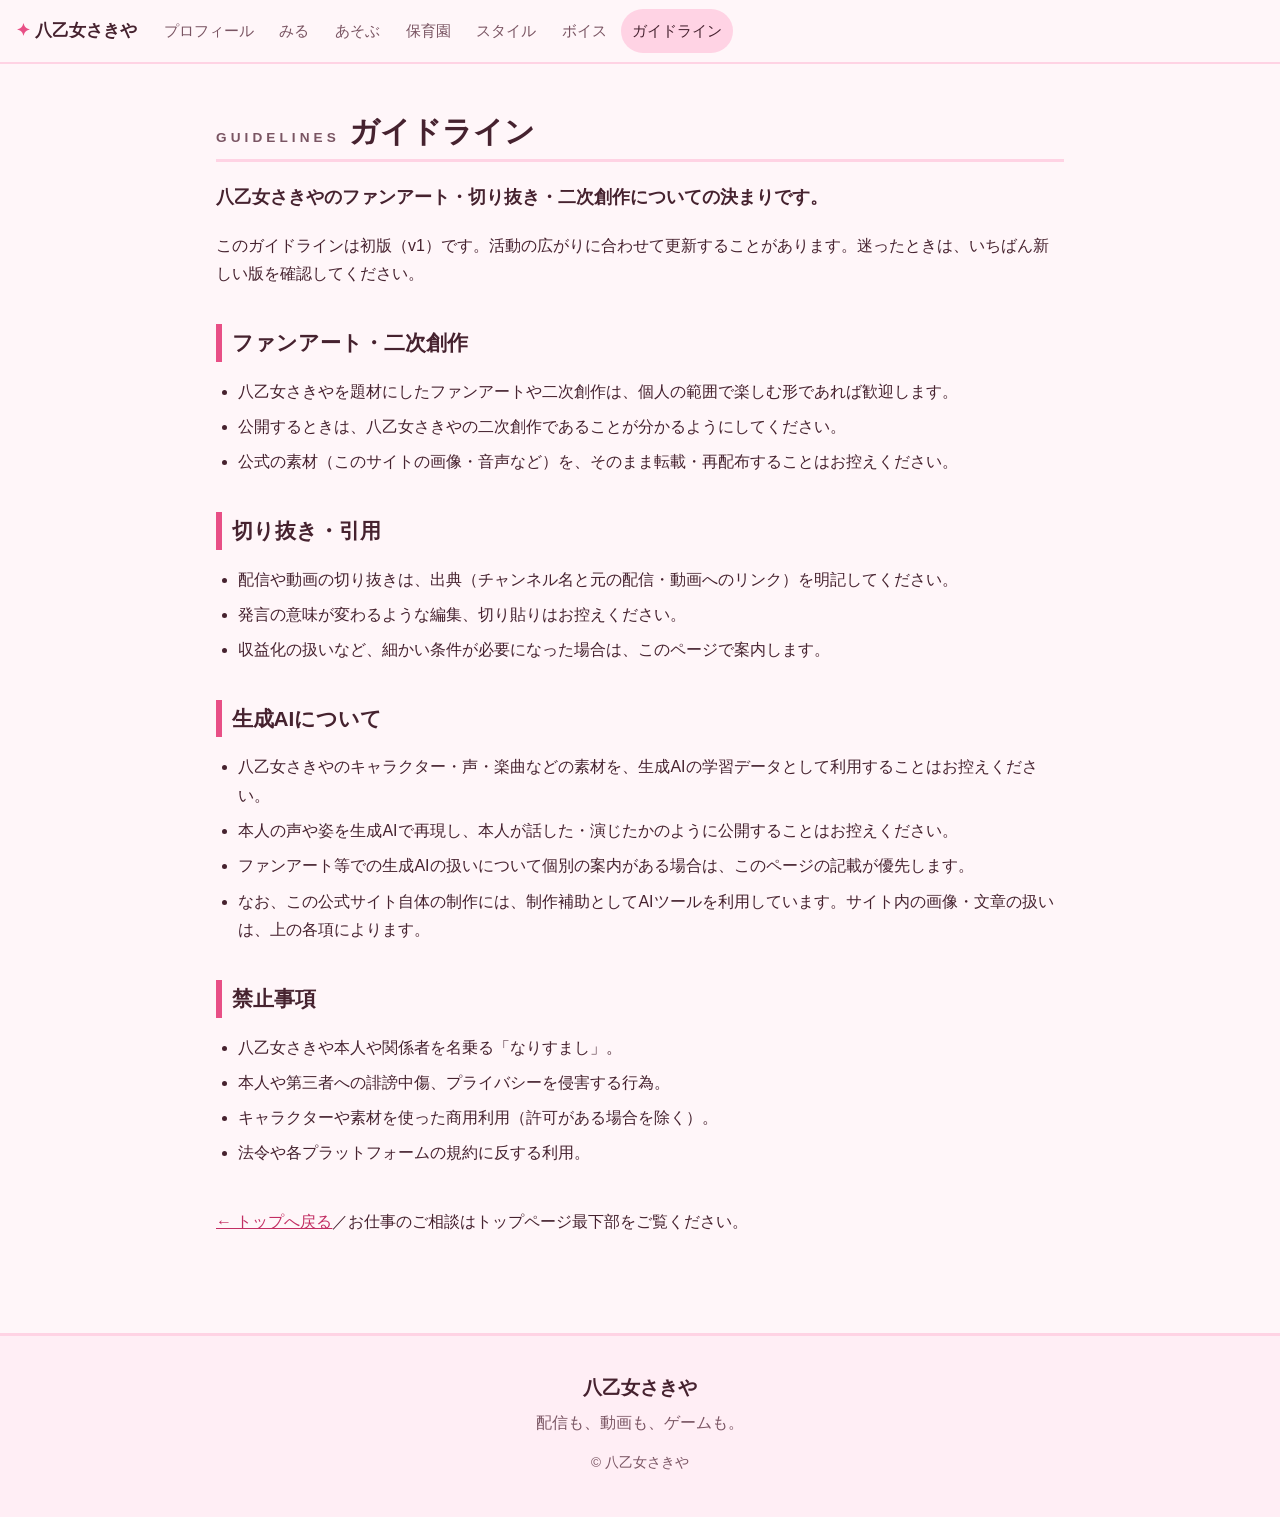
<file: guidelines.html>
<!doctype html>
<html lang="ja">
<head>
  <meta charset="utf-8">
  <meta name="viewport" content="width=device-width, initial-scale=1, viewport-fit=cover">
  <meta name="theme-color" content="#ffeef5">
  <meta name="description" content="八乙女さきやのファンアート・切り抜き・生成AIに関するガイドライン。">
  <meta property="og:type" content="article">
  <meta property="og:locale" content="ja_JP">
  <meta property="og:site_name" content="八乙女さきや 公式サイト">
  <meta property="og:title" content="ガイドライン｜八乙女さきや">
  <meta property="og:description" content="ファンアート・切り抜き・生成AIに関するガイドライン。">
  <meta property="og:url" content="https://sakiyayoi.github.io/guidelines.html">
  <meta property="og:image" content="https://sakiyayoi.github.io/assets/img/og.jpg">
  <meta name="twitter:card" content="summary_large_image">
  <meta name="twitter:image" content="https://sakiyayoi.github.io/assets/img/og.jpg">
  <link rel="icon" type="image/png" sizes="512x512" href="assets/img/favicon-512.png">
  <link rel="icon" type="image/png" sizes="192x192" href="assets/img/favicon-192.png">
  <link rel="apple-touch-icon" sizes="180x180" href="assets/img/apple-touch-icon.png">
  <link rel="stylesheet" href="assets/css/style.css">
  <title>ガイドライン｜八乙女さきや 公式サイト</title>
</head>
<body>
  <a class="skip-link" href="#main">本文へ移動</a>

  <header class="site-header">
    <a class="site-logo" href="./">八乙女さきや</a>
    <nav class="site-nav" aria-label="このサイトの案内">
      <a href="./#profile">プロフィール</a>
      <a href="./#watch">みる</a>
      <a href="./#play">あそぶ</a>
      <a href="./#hoikuen">保育園</a>
      <a href="./#style">スタイル</a>
      <a href="./#voice">ボイス</a>
      <a href="guidelines.html" aria-current="page">ガイドライン</a>
    </nav>
  </header>

  <main id="main">
    <section class="section" aria-labelledby="guidelines-heading">
      <h1 class="section-heading" id="guidelines-heading"><span class="heading-en">GUIDELINES</span>ガイドライン</h1>
      <p class="section-lead">八乙女さきやのファンアート・切り抜き・二次創作についての決まりです。</p>
      <p>このガイドラインは初版（v1）です。活動の広がりに合わせて更新することがあります。迷ったときは、いちばん新しい版を確認してください。</p>

      <h2 class="sub-heading">ファンアート・二次創作</h2>
      <ul class="plain-list">
        <li>八乙女さきやを題材にしたファンアートや二次創作は、個人の範囲で楽しむ形であれば歓迎します。</li>
        <li>公開するときは、八乙女さきやの二次創作であることが分かるようにしてください。</li>
        <li>公式の素材（このサイトの画像・音声など）を、そのまま転載・再配布することはお控えください。</li>
      </ul>

      <h2 class="sub-heading">切り抜き・引用</h2>
      <ul class="plain-list">
        <li>配信や動画の切り抜きは、出典（チャンネル名と元の配信・動画へのリンク）を明記してください。</li>
        <li>発言の意味が変わるような編集、切り貼りはお控えください。</li>
        <li>収益化の扱いなど、細かい条件が必要になった場合は、このページで案内します。</li>
      </ul>

      <h2 class="sub-heading">生成AIについて</h2>
      <ul class="plain-list">
        <li>八乙女さきやのキャラクター・声・楽曲などの素材を、生成AIの学習データとして利用することはお控えください。</li>
        <li>本人の声や姿を生成AIで再現し、本人が話した・演じたかのように公開することはお控えください。</li>
        <li>ファンアート等での生成AIの扱いについて個別の案内がある場合は、このページの記載が優先します。</li>
        <li>なお、この公式サイト自体の制作には、制作補助としてAIツールを利用しています。サイト内の画像・文章の扱いは、上の各項によります。</li>
      </ul>

      <h2 class="sub-heading">禁止事項</h2>
      <ul class="plain-list">
        <li>八乙女さきや本人や関係者を名乗る「なりすまし」。</li>
        <li>本人や第三者への誹謗中傷、プライバシーを侵害する行為。</li>
        <li>キャラクターや素材を使った商用利用（許可がある場合を除く）。</li>
        <li>法令や各プラットフォームの規約に反する利用。</li>
      </ul>

      <p class="back-line"><a href="./">← トップへ戻る</a>／お仕事のご相談はトップページ最下部をご覧ください。</p>
    </section>
  </main>

  <footer class="site-footer">
    <p class="footer-name">八乙女さきや</p>
    <p class="footer-line">配信も、動画も、ゲームも。</p>
    <p class="footer-copy">© 八乙女さきや</p>
  </footer>
</body>
</html>
</file>
<file: assets/css/style.css>
/* 八乙女さきや 公式サイト v1
   基調: パステルピンク / モチーフ: 飛ぶカニ・鏡・プールのタイル・焼き鳥の串・キラキラ */
:root {
  --pink-bg: #fff6f9;
  --pink-soft: #ffeef5;
  --pink-mid: #ffd3e4;
  --pink-accent: #e84f86;
  --pink-deep: #c22e63;
  --ink: #46222f;
  --ink-soft: #7a5563;
  --tile-a: #bfe6f2;
  --tile-b: #9fd8ec;
  --gold: #b98a2f;
  --line: #f3c3d5;
  --radius: 18px;
  --font: "Hiragino Maru Gothic ProN", "Hiragino Sans", "Noto Sans JP", "Yu Gothic UI", sans-serif;
}

* { box-sizing: border-box; }

html { scroll-behavior: smooth; }

body {
  margin: 0;
  background: var(--pink-bg);
  color: var(--ink);
  font-family: var(--font);
  line-height: 1.8;
  -webkit-text-size-adjust: 100%;
}

img { max-width: 100%; height: auto; }

a { color: var(--pink-deep); }
a:focus-visible, button:focus-visible {
  outline: 3px solid var(--pink-accent);
  outline-offset: 3px;
  border-radius: 6px;
}

.skip-link {
  position: absolute;
  left: -9999px;
  top: 0;
  background: var(--ink);
  color: #fff;
  padding: 0.6em 1.2em;
  z-index: 100;
}
.skip-link:focus { left: 0; color: #fff; }

/* ヘッダー */
.site-header {
  position: sticky;
  top: 0;
  z-index: 50;
  display: flex;
  align-items: center;
  gap: 1rem;
  padding: 0.55rem 1rem;
  background: rgba(255, 246, 249, 0.92);
  backdrop-filter: blur(6px);
  border-bottom: 2px solid var(--pink-mid);
}
.site-logo {
  font-weight: 800;
  font-size: 1.05rem;
  color: var(--ink);
  text-decoration: none;
  white-space: nowrap;
}
.site-logo::before { content: "✦ "; color: var(--pink-accent); }
.site-nav {
  display: flex;
  gap: 0.2rem;
  overflow-x: auto;
  scrollbar-width: none;
}
.site-nav::-webkit-scrollbar { display: none; }
.site-nav a {
  color: var(--ink-soft);
  text-decoration: none;
  font-size: 0.92rem;
  padding: 0.55rem 0.7rem;
  white-space: nowrap;
  border-radius: 999px;
}
.site-nav a:hover { background: var(--pink-soft); color: var(--pink-deep); }
.site-nav a[aria-current="page"] { background: var(--pink-mid); color: var(--ink); }

/* ファーストビュー */
.hero {
  max-width: 1120px;
  margin: 0 auto;
  padding: 0 1rem 2.5rem;
}
.hero-visual {
  position: relative;
  margin: 1rem 0 0;
  border: 3px solid var(--pink-mid);
  border-radius: 24px;
  overflow: hidden;
  background: var(--pink-soft);
  box-shadow: 0 0 0 6px #fff, 0 0 0 8px var(--pink-mid);
}
.hero-visual img { display: block; width: 100%; }
.sparkle {
  position: absolute;
  color: #fff;
  text-shadow: 0 0 8px var(--pink-accent), 0 0 2px var(--pink-accent);
  font-size: 1.6rem;
  animation: twinkle 2.6s ease-in-out infinite;
  pointer-events: none;
}
.sparkle-1 { top: 6%; left: 8%; }
.sparkle-2 { top: 14%; right: 10%; animation-delay: 0.8s; font-size: 1.2rem; }
.sparkle-3 { bottom: 10%; left: 14%; animation-delay: 1.6s; font-size: 1.3rem; }
@keyframes twinkle {
  0%, 100% { opacity: 0.35; transform: scale(0.85) rotate(0deg); }
  50% { opacity: 1; transform: scale(1.15) rotate(20deg); }
}
.hero-body { text-align: center; padding-top: 1.4rem; }
.hero-role {
  display: inline-block;
  margin: 0;
  padding: 0.15em 1em;
  background: var(--ink);
  color: #ffeef5;
  border-radius: 999px;
  font-size: 0.95rem;
  letter-spacing: 0.08em;
}
.hero-name {
  margin: 0.35rem 0 0;
  font-size: clamp(2.6rem, 11vw, 4.6rem);
  line-height: 1.15;
  letter-spacing: 0.04em;
}
.hero-reading { margin: 0.2rem 0 0; color: var(--ink-soft); font-size: 0.95rem; letter-spacing: 0.14em; }
.hero-character {
  margin: 0.6rem 0 0;
  font-size: 1.15rem;
  font-weight: 700;
  color: var(--pink-deep);
}
.hero-character::before { content: "― "; }
.hero-character::after { content: " ―"; }
.hero-lead { margin: 1rem 0 0; font-size: 1.5rem; font-weight: 800; }
.hero-sub { margin: 0.2rem 0 0; color: var(--ink-soft); }
.hero-actions {
  display: flex;
  flex-direction: column;
  align-items: center;
  gap: 0.8rem;
  margin-top: 1.4rem;
}

/* ボタン */
.btn-main {
  display: inline-flex;
  align-items: center;
  justify-content: center;
  min-height: 60px;
  padding: 0.8rem 2.2rem;
  background: linear-gradient(180deg, #ff77a9, var(--pink-accent));
  color: #fff;
  font-size: 1.2rem;
  font-weight: 800;
  text-decoration: none;
  border-radius: 999px;
  border: 2px solid #fff;
  box-shadow: 0 6px 0 var(--pink-deep), 0 12px 24px rgba(232, 79, 134, 0.35);
  transition: transform 0.12s ease, box-shadow 0.12s ease;
}
.btn-main::before { content: "🦀"; margin-right: 0.5em; }
.btn-main:hover { transform: translateY(-2px); }
.btn-main:active { transform: translateY(3px); box-shadow: 0 2px 0 var(--pink-deep); }
.btn-sub {
  display: inline-flex;
  align-items: center;
  justify-content: center;
  min-height: 52px;
  padding: 0.6rem 1.6rem;
  background: #fff;
  color: var(--pink-deep);
  font-weight: 700;
  text-decoration: none;
  border-radius: 999px;
  border: 2px solid var(--pink-accent);
  transition: background 0.12s ease, transform 0.12s ease;
}
.btn-sub:hover { background: var(--pink-soft); transform: translateY(-1px); }
.btn-sub:active { background: var(--pink-mid); }

/* 設定シート（帯） */
.setting-strip {
  display: grid;
  grid-template-columns: repeat(2, 1fr);
  margin: 2rem 0 0;
  padding: 0;
  border-top: 2px solid var(--line);
  border-bottom: 2px solid var(--line);
}
.setting-strip > div {
  padding: 0.7rem 0.9rem;
  border-bottom: 1px dashed var(--line);
}
.setting-strip dt { font-size: 0.8rem; color: var(--ink-soft); letter-spacing: 0.2em; }
.setting-strip dd { margin: 0; font-weight: 700; }

/* セクション共通 */
.section {
  max-width: 880px;
  margin: 0 auto;
  padding: 3rem 1rem 1rem;
}
.section-heading {
  display: flex;
  align-items: baseline;
  flex-wrap: wrap;
  gap: 0.6rem;
  margin: 0 0 1.2rem;
  font-size: 1.9rem;
  line-height: 1.3;
  border-bottom: 3px solid var(--pink-mid);
  padding-bottom: 0.5rem;
}
.heading-no { color: var(--pink-accent); font-size: 1.1rem; font-weight: 800; }
.heading-en { font-size: 0.85rem; letter-spacing: 0.3em; color: var(--ink-soft); font-weight: 700; }
.section-lead { font-size: 1.12rem; font-weight: 700; }
.sub-heading {
  margin: 2.2rem 0 0.8rem;
  font-size: 1.3rem;
  border-left: 6px solid var(--pink-accent);
  padding-left: 0.6rem;
}
.plain-list { padding-left: 1.4rem; }
.plain-list li { margin: 0.4rem 0; }
.back-line { margin-top: 2.5rem; }

/* プロフィール */
.profile-sheet { margin: 0; }
.profile-sheet > div {
  display: grid;
  grid-template-columns: 6.5em 1fr;
  gap: 0.8rem;
  padding: 0.75rem 0.2rem;
  border-bottom: 1px dashed var(--line);
}
.profile-sheet dt { font-weight: 800; color: var(--pink-deep); }
.profile-sheet dd { margin: 0; }

/* 入口の行リスト（カード羅列にしない） */
.entry-rows { list-style: none; margin: 0; padding: 0; }
.entry-row {
  display: flex;
  align-items: center;
  gap: 1rem;
  min-height: 84px;
  padding: 1rem 0.4rem;
  border-bottom: 2px solid var(--line);
  text-decoration: none;
  color: var(--ink);
  transition: background 0.12s ease;
}
.entry-row:hover, .entry-row:active { background: var(--pink-soft); }
.entry-platform {
  flex: 0 0 auto;
  font-size: 0.8rem;
  font-weight: 800;
  letter-spacing: 0.12em;
  color: #fff;
  background: var(--pink-accent);
  border-radius: 8px;
  padding: 0.3em 0.7em;
}
.entry-main { display: flex; flex-direction: column; flex: 1 1 auto; }
.entry-title { font-size: 1.25rem; font-weight: 800; }
.entry-desc { color: var(--ink-soft); font-size: 0.95rem; }
.entry-arrow { font-size: 1.5rem; color: var(--pink-accent); font-weight: 800; }

/* MV特集：鏡枠 */
.mv-feature { margin-top: 2.2rem; display: flex; justify-content: center; }
.mirror-frame {
  width: min(520px, 100%);
  text-align: center;
  padding: 2.6rem 1.6rem 2.2rem;
  background: linear-gradient(180deg, #fff, var(--pink-soft));
  border: 6px solid #e9c46a;
  outline: 3px solid var(--gold);
  outline-offset: 5px;
  border-radius: 999px 999px var(--radius) var(--radius);
}
.mv-label { margin: 0; font-size: 0.85rem; letter-spacing: 0.25em; color: var(--ink-soft); }
.mv-title { margin: 0.4rem 0; font-size: 2rem; }
.mv-copy { margin: 0.4rem 0 1.2rem; }

/* あそぶ：全面ステージ */
.section-play { max-width: 1120px; }
.play-stage {
  position: relative;
  text-align: center;
  padding: 2.6rem 1rem 0;
  background: linear-gradient(180deg, var(--pink-soft), #fff);
  border: 3px solid var(--pink-mid);
  border-radius: 24px;
  overflow: hidden;
}
.play-title { margin: 0; font-size: clamp(2rem, 8vw, 3rem); }
.play-state {
  display: inline-block;
  vertical-align: super;
  margin-left: 0.5rem;
  font-size: 0.85rem;
  background: var(--ink);
  color: #ffeef5;
  border-radius: 999px;
  padding: 0.15em 0.9em;
}
.play-copy { font-size: 1.1rem; }
.tile-band {
  height: 44px;
  margin-top: 2rem;
  background:
    repeating-conic-gradient(var(--tile-a) 0% 25%, var(--tile-b) 0% 50%)
    0 0 / 44px 44px;
  border-top: 3px solid #fff;
  opacity: 0.85;
}

/* カニタッチ（小さな遊び） */
.crab-touch { margin-top: 2.6rem; text-align: center; }
.crab-touch-title { font-size: 1.4rem; margin: 0 0 0.3rem; }
.crab-touch-copy { color: var(--ink-soft); margin: 0 0 1rem; }
.crab-button {
  position: relative;
  width: 168px;
  height: 168px;
  border-radius: 50%;
  border: 3px solid var(--pink-mid);
  background: radial-gradient(circle at 50% 40%, #fff, var(--pink-soft));
  cursor: pointer;
  padding: 14px;
  transition: transform 0.1s ease;
  -webkit-tap-highlight-color: transparent;
  touch-action: manipulation;
}
.crab-button img { width: 100%; height: 100%; object-fit: contain; pointer-events: none; }
.crab-button:active { transform: scale(0.94); }
.crab-button.hop { animation: crab-hop 0.45s ease; }
@keyframes crab-hop {
  0% { transform: translateY(0) rotate(0deg); }
  35% { transform: translateY(-26px) rotate(-6deg); }
  70% { transform: translateY(0) rotate(4deg); }
  100% { transform: translateY(0) rotate(0deg); }
}
.crab-sparkle {
  position: absolute;
  top: 6px;
  right: 14px;
  font-size: 1.5rem;
  color: var(--pink-accent);
  opacity: 0;
  pointer-events: none;
}
.crab-button.hop .crab-sparkle { animation: sparkle-pop 0.45s ease; }
@keyframes sparkle-pop {
  0% { opacity: 0; transform: scale(0.4); }
  40% { opacity: 1; transform: scale(1.3); }
  100% { opacity: 0; transform: scale(1) translateY(-10px); }
}
.crab-status { font-weight: 700; margin-top: 1rem; }
.crab-touch-note { color: var(--ink-soft); font-size: 0.92rem; }

/* 保育園 */
.hoikuen-day, .hoikuen-rules { list-style: none; margin: 0; padding: 0; }
.hoikuen-day li, .hoikuen-rules li {
  display: flex;
  gap: 1rem;
  padding: 0.85rem 0.2rem;
  border-bottom: 1px dashed var(--line);
  align-items: baseline;
}
.hoikuen-time {
  flex: 0 0 5.2em;
  font-weight: 800;
  color: var(--pink-deep);
}
.hoikuen-rules { counter-reset: rule; }
.hoikuen-rules li::before {
  counter-increment: rule;
  content: counter(rule);
  flex: 0 0 auto;
  width: 1.7em;
  height: 1.7em;
  line-height: 1.7em;
  text-align: center;
  border-radius: 50%;
  background: var(--pink-accent);
  color: #fff;
  font-weight: 800;
  align-self: center;
}

/* スタイル */
.style-rows { margin: 0; }
.style-rows > div {
  padding: 1.1rem 0.2rem;
  border-bottom: 2px solid var(--line);
}
.style-rows dt { font-size: 1.3rem; font-weight: 800; color: var(--pink-deep); }
.style-rows dt::before { content: "✦ "; color: var(--pink-accent); }
.style-rows dd { margin: 0.3rem 0 0; font-size: 1.05rem; }

/* ボイス */
.voice-block { padding: 1.1rem 0.2rem; border-bottom: 2px solid var(--line); }
.voice-block h3 { margin: 0 0 0.4rem; font-size: 1.25rem; }
.badge-soon {
  display: inline-block;
  margin-left: 0.5rem;
  font-size: 0.8rem;
  background: var(--ink-soft);
  color: #fff;
  border-radius: 999px;
  padding: 0.1em 0.8em;
  vertical-align: middle;
}
.voice-block audio { width: 100%; max-width: 480px; margin-top: 0.5rem; }
.voice-note { color: var(--ink-soft); font-size: 0.9rem; }

/* 予定 */
.schedule-note { font-size: 1.05rem; }

/* ガイドラインへの帯 */
.guide-band {
  display: block;
  margin-top: 1rem;
  padding: 1.1rem 0.4rem;
  border-top: 2px solid var(--line);
  border-bottom: 2px solid var(--line);
  font-weight: 800;
  font-size: 1.15rem;
  text-decoration: none;
  color: var(--ink);
}
.guide-band:hover { background: var(--pink-soft); }
.guide-band .entry-arrow { float: right; }

/* フッター */
.site-footer {
  margin-top: 4rem;
  padding: 2.2rem 1rem 2.6rem;
  text-align: center;
  background: var(--pink-soft);
  border-top: 3px solid var(--pink-mid);
}
.footer-contact { font-size: 1.05rem; font-weight: 700; margin: 0 0 1.6rem; }
.footer-name { font-weight: 800; font-size: 1.2rem; margin: 0; }
.footer-line { color: var(--ink-soft); margin: 0.2rem 0; }
.footer-copy { color: var(--ink-soft); font-size: 0.85rem; margin: 0.8rem 0 0; }

/* 404 */
.notfound { text-align: center; padding: 4rem 1rem; }
.notfound-crab { width: 140px; }

/* PC幅 */
@media (min-width: 900px) {
  .hero {
    display: grid;
    grid-template-columns: 1fr 1fr;
    grid-template-areas:
      "visual body"
      "strip strip";
    gap: 0 2.5rem;
    align-items: center;
    padding-top: 1.5rem;
  }
  .hero-visual { grid-area: visual; margin: 0; }
  .hero-body { grid-area: body; text-align: left; padding-top: 0; }
  .hero-actions { align-items: flex-start; }
  .setting-strip { grid-area: strip; grid-template-columns: repeat(4, 1fr); margin-top: 2.5rem; }
  .setting-strip > div { border-bottom: none; border-right: 1px dashed var(--line); }
  .setting-strip > div:last-child { border-right: none; }
  .profile-sheet > div { grid-template-columns: 8em 1fr; }
}

/* 動きを減らす設定 */
@media (prefers-reduced-motion: reduce) {
  html { scroll-behavior: auto; }
  *, *::before, *::after {
    animation-duration: 0.01ms !important;
    animation-iteration-count: 1 !important;
    transition-duration: 0.01ms !important;
  }
}
</file>
